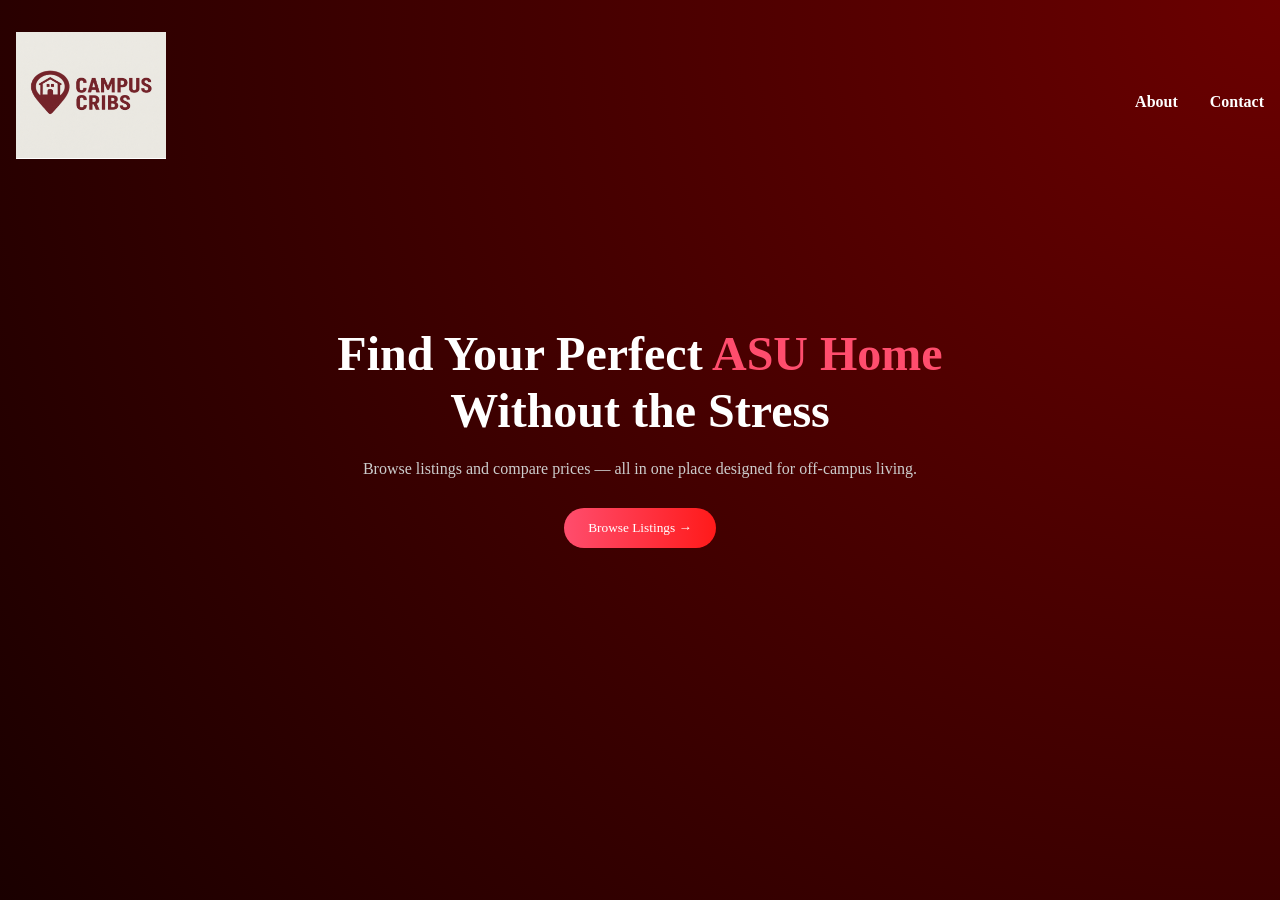
<file: index.html>
<!DOCTYPE html>
<html lang="en">
<head>
    <meta charset="UTF-8">
    <meta name="viewport" content="width=device-width, initial-scale=1.0">
    <title>Campus Cribs</title>

    <!-- Link CSS -->
    <link rel="stylesheet" href="style.css">
</head>
<body>

    <!-- NAVBAR -->
    <header>
        <nav class="navbar">
            <div class="logo">
                <img src="Assets/campuscribslogo.png" alt="Campus Cribs Logo">
            </div>
            <ul class= "nav-links">
                <li><a href="Pages/about.html">About</a></li>
                <li><a href="Pages/contact.html">Contact</a></li>
            </ul>
        </nav>
    </header>

    <!-- HERO SECTION -->
    <section class="hero">

        <h1>
            Find Your Perfect <span class="highlight">ASU Home</span>
            <br />
            Without the Stress
        </h1>

        <p>
            Browse listings and compare prices —
            all in one place designed for off-campus living.
        </p>

        <button class="cta" onclick="location.href='Pages/browse.html'">Browse Listings →</button>

       
    </section>


    <!-- Link JS -->
    <script src="script.js"></script>
</body>
</html>
</file>
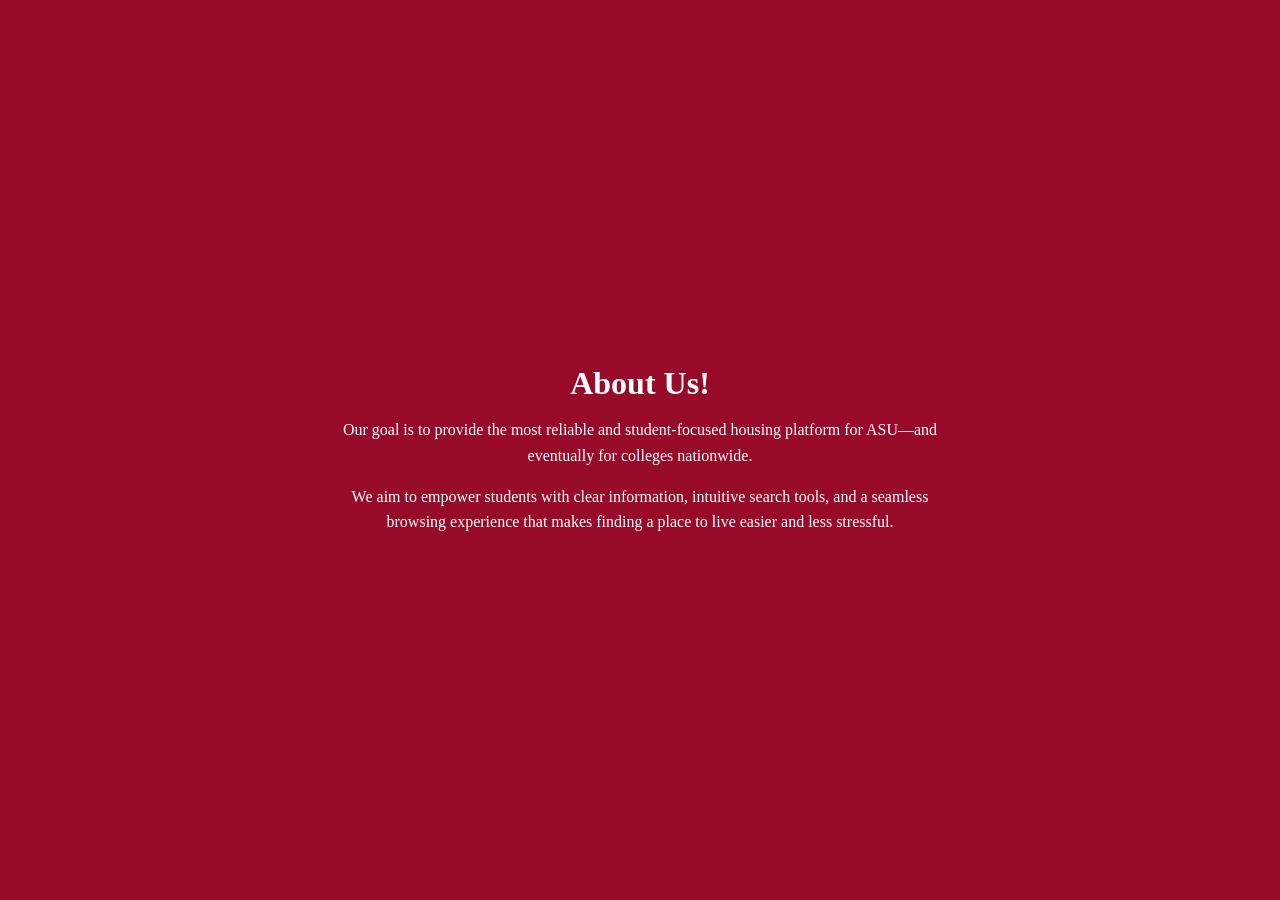
<file: Pages/about.html>
<!DOCTYPE html>
<html lang="en">
<head>
    <title>About</title>
    <link rel="stylesheet" href="../style.css">
</head>
<body>

<div class="about-wrapper">
    <div class="about-container">
        <h1>About Us!</h1>

        <p>
            Our goal is to provide the most reliable and student-focused housing platform for ASU—and eventually for colleges nationwide.
        </p>

        <p>
            We aim to empower students with clear information, intuitive search tools, and a seamless browsing experience that makes finding a place to live easier and less stressful.
        </p>
    </div>
</div>


</body>
</html>
</file>
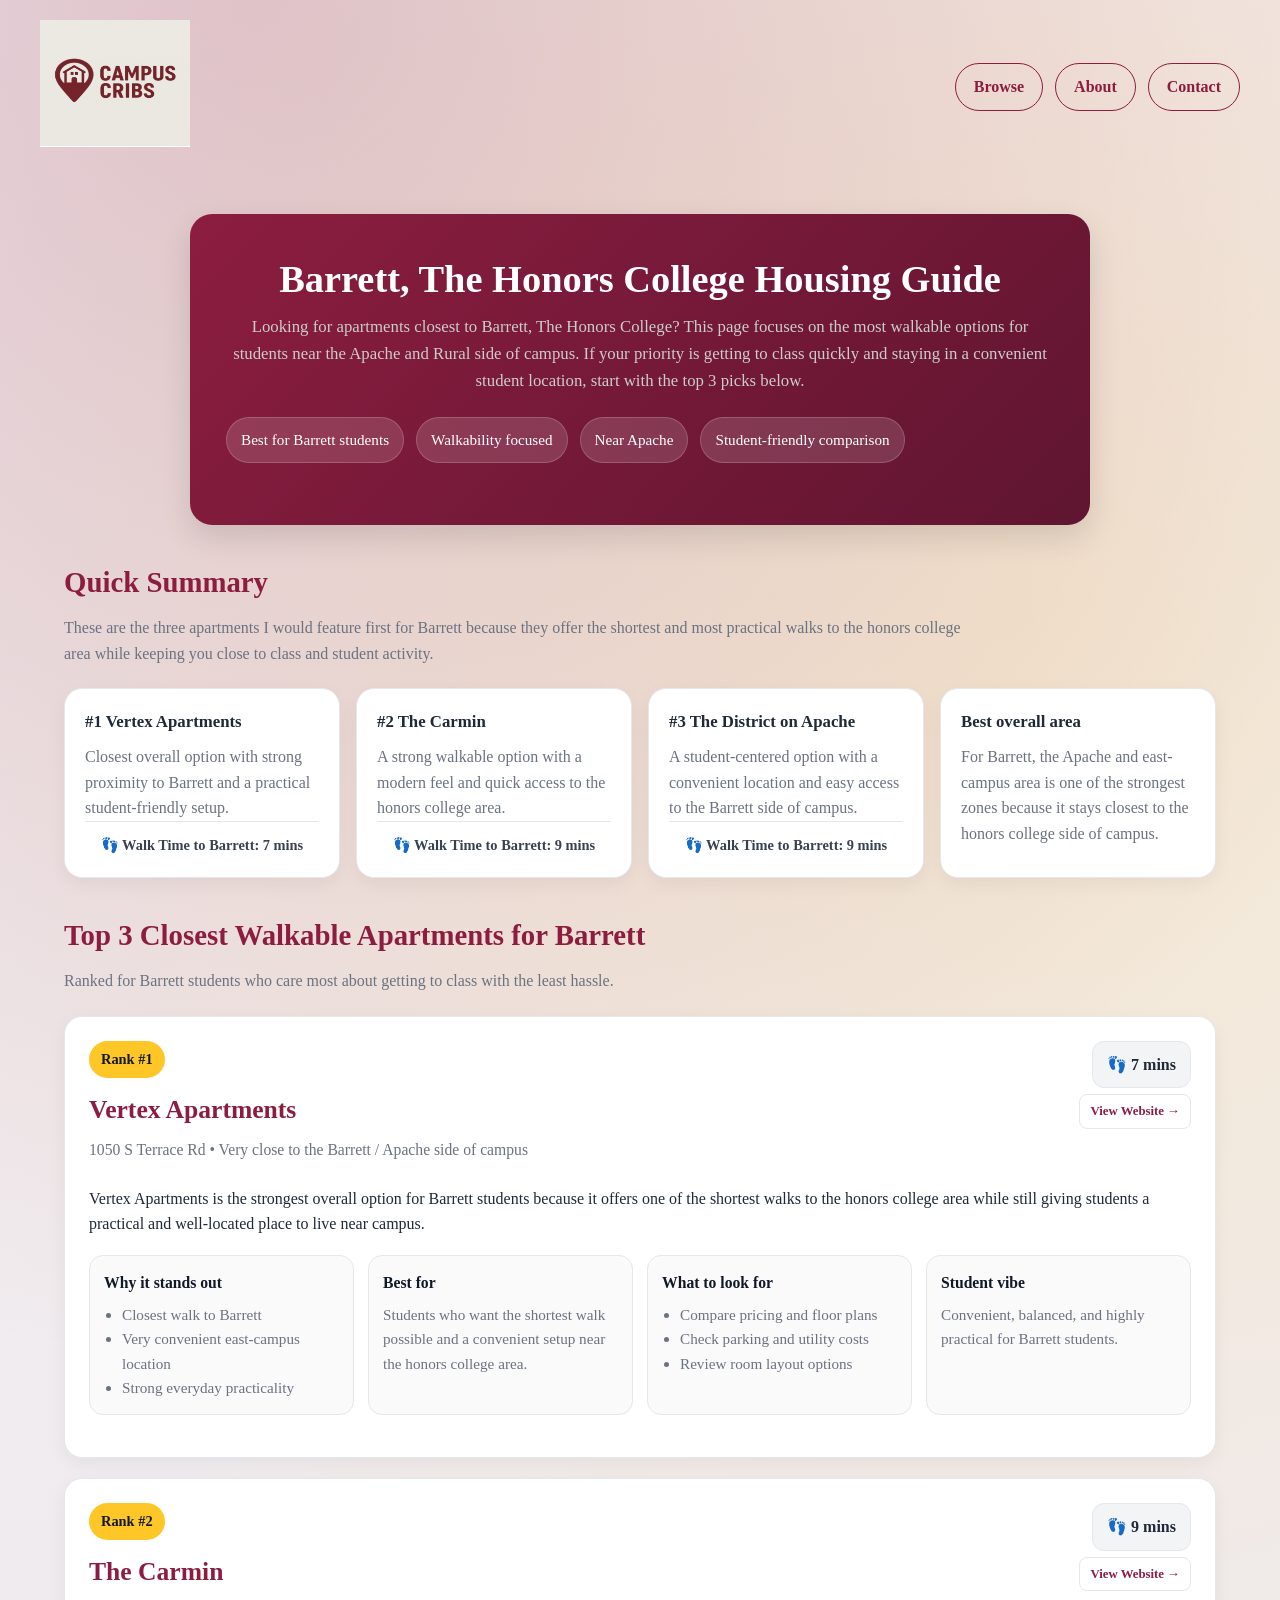
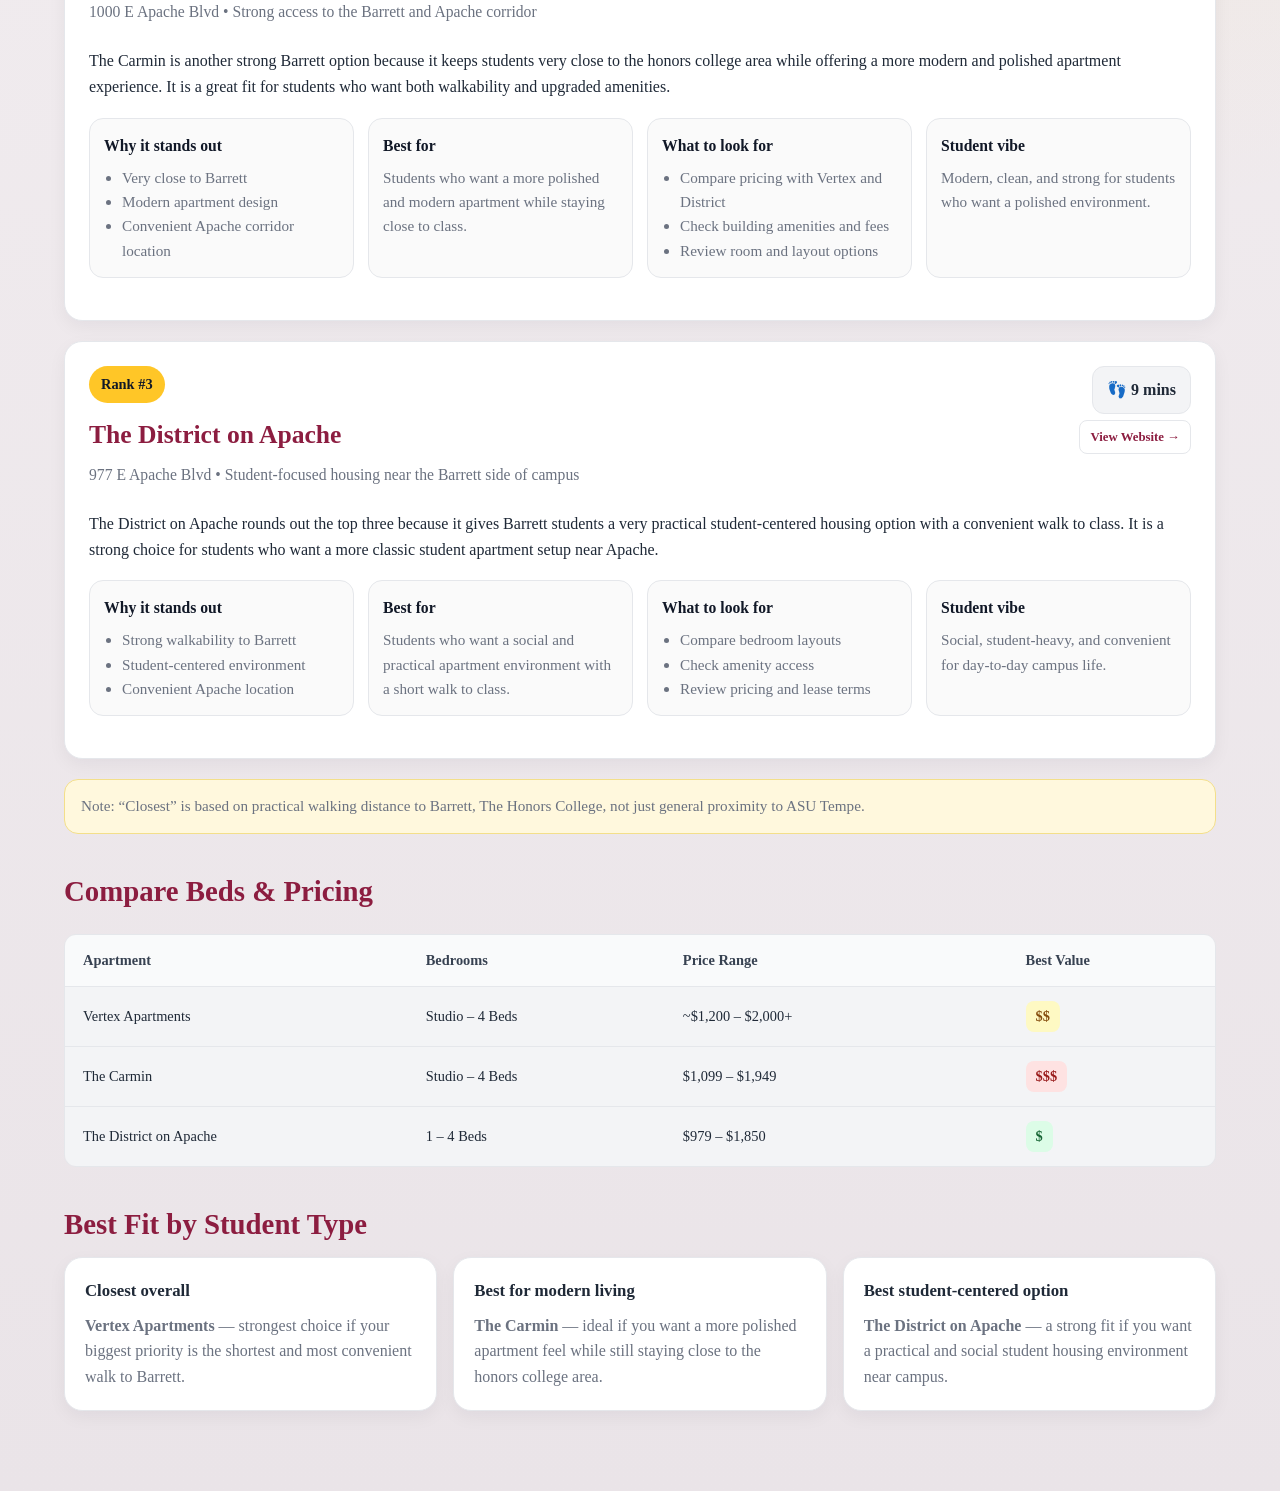
<file: Pages/barrett.html>
<!DOCTYPE html>
<html lang="en">
<head>
  <meta charset="UTF-8" />
  <meta name="viewport" content="width=device-width, initial-scale=1.0" />
  <title>Barrett, The Honors College Housing</title>
  <link rel="stylesheet" href="../style.css" />
  <link rel="stylesheet" href="../school.css" />
</head>
<body>
  <!-- NAVBAR -->
  <header class="topbar">
    <a href="../index.html">
      <img src="../Assets/campuscribslogo.png" alt="Campus Cribs Logo" class="logo">
    </a>

    <div class="toplinks">
      <a href="browse.html" class="browse-btn">Browse</a>
      <a href="about.html">About</a>
      <a href="contact.html">Contact</a>
    </div>
  </header>

  <!-- PAGE CONTENT -->
  <main class="wpc-page">
    <section class="hero">
      <h1>Barrett, The Honors College Housing Guide</h1>
      <p>
        Looking for apartments closest to Barrett, The Honors College? This page focuses on the most
        walkable options for students near the Apache and Rural side of campus. If your priority is getting
        to class quickly and staying in a convenient student location, start with the top 3 picks below.
      </p>

      <div class="hero-badges">
        <span class="badge">Best for Barrett students</span>
        <span class="badge">Walkability focused</span>
        <span class="badge">Near Apache</span>
        <span class="badge">Student-friendly comparison</span>
      </div>
    </section>

    <section class="section">
      <h2>Quick Summary</h2>
      <p class="section-intro">
        These are the three apartments I would feature first for Barrett because they offer the shortest and
        most practical walks to the honors college area while keeping you close to class and student activity.
      </p>

      <div class="summary-grid">
        <div class="summary-card">
          <h3>#1 Vertex Apartments</h3>
          <p>Closest overall option with strong proximity to Barrett and a practical student-friendly setup.</p>
          <div class="walk-time">
            👣 Walk Time to Barrett: 7 mins
          </div>
        </div>

        <div class="summary-card">
          <h3>#2 The Carmin</h3>
          <p>A strong walkable option with a modern feel and quick access to the honors college area.</p>
          <div class="walk-time">
            👣 Walk Time to Barrett: 9 mins
          </div>
        </div>

        <div class="summary-card">
          <h3>#3 The District on Apache</h3>
          <p>A student-centered option with a convenient location and easy access to the Barrett side of campus.</p>
          <div class="walk-time">
            👣 Walk Time to Barrett: 9 mins
          </div>
        </div>

        <div class="summary-card">
          <h3>Best overall area</h3>
          <p>For Barrett, the Apache and east-campus area is one of the strongest zones because it stays closest to the honors college side of campus.</p>
        </div>
      </div>
    </section>

    <section class="section">
      <h2>Top 3 Closest Walkable Apartments for Barrett</h2>
      <p class="section-intro">
        Ranked for Barrett students who care most about getting to class with the least hassle.
      </p>

      <div class="apartment-list">
        <article class="apartment-card">
          <div class="apartment-top">
            <div>
              <span class="rank">Rank #1</span>
              <h3>Vertex Apartments</h3>
              <p class="location">1050 S Terrace Rd • Very close to the Barrett / Apache side of campus</p>
            </div>
            <div class="header-right">
              <span class="walk-tag">👣 7 mins</span>

              <a href="https://vertexapartments.com/" target="_blank" class="visit-btn">
                View Website →
              </a>
            </div>
          </div>

          <p>
            Vertex Apartments is the strongest overall option for Barrett students because it offers one of
            the shortest walks to the honors college area while still giving students a practical and well-located
            place to live near campus.
          </p>

          <div class="apartment-grid">
            <div class="mini-box">
              <h4>Why it stands out</h4>
              <ul>
                <li>Closest walk to Barrett</li>
                <li>Very convenient east-campus location</li>
                <li>Strong everyday practicality</li>
              </ul>
            </div>

            <div class="mini-box">
              <h4>Best for</h4>
              <p>
                Students who want the shortest walk possible and a convenient setup near the honors college area.
              </p>
            </div>

            <div class="mini-box">
              <h4>What to look for</h4>
              <ul>
                <li>Compare pricing and floor plans</li>
                <li>Check parking and utility costs</li>
                <li>Review room layout options</li>
              </ul>
            </div>

            <div class="mini-box">
              <h4>Student vibe</h4>
              <p>
                Convenient, balanced, and highly practical for Barrett students.
              </p>
            </div>
          </div>
        </article>

        <article class="apartment-card">
          <div class="apartment-top">
            <div>
              <span class="rank">Rank #2</span>
              <h3>The Carmin</h3>
              <p class="location">1000 E Apache Blvd • Strong access to the Barrett and Apache corridor</p>
            </div>
            <div class="header-right">
              <span class="walk-tag">👣 9 mins</span>

              <a href="https://thecarmin.com/" target="_blank" class="visit-btn">
                View Website →
              </a>
            </div>
          </div>

          <p>
            The Carmin is another strong Barrett option because it keeps students very close to the honors college
            area while offering a more modern and polished apartment experience. It is a great fit for students
            who want both walkability and upgraded amenities.
          </p>

          <div class="apartment-grid">
            <div class="mini-box">
              <h4>Why it stands out</h4>
              <ul>
                <li>Very close to Barrett</li>
                <li>Modern apartment design</li>
                <li>Convenient Apache corridor location</li>
              </ul>
            </div>

            <div class="mini-box">
              <h4>Best for</h4>
              <p>
                Students who want a more polished and modern apartment while staying close to class.
              </p>
            </div>

            <div class="mini-box">
              <h4>What to look for</h4>
              <ul>
                <li>Compare pricing with Vertex and District</li>
                <li>Check building amenities and fees</li>
                <li>Review room and layout options</li>
              </ul>
            </div>

            <div class="mini-box">
              <h4>Student vibe</h4>
              <p>
                Modern, clean, and strong for students who want a polished environment.
              </p>
            </div>
          </div>
        </article>

        <article class="apartment-card">
          <div class="apartment-top">
            <div>
              <span class="rank">Rank #3</span>
              <h3>The District on Apache</h3>
              <p class="location">977 E Apache Blvd • Student-focused housing near the Barrett side of campus</p>
            </div>
            <div class="header-right">
              <span class="walk-tag">👣 9 mins</span>

              <a href="https://www.thedistrictonapache.com/" target="_blank" class="visit-btn">
                View Website →
              </a>
            </div>
          </div>

          <p>
            The District on Apache rounds out the top three because it gives Barrett students a very practical
            student-centered housing option with a convenient walk to class. It is a strong choice for students
            who want a more classic student apartment setup near Apache.
          </p>

          <div class="apartment-grid">
            <div class="mini-box">
              <h4>Why it stands out</h4>
              <ul>
                <li>Strong walkability to Barrett</li>
                <li>Student-centered environment</li>
                <li>Convenient Apache location</li>
              </ul>
            </div>

            <div class="mini-box">
              <h4>Best for</h4>
              <p>
                Students who want a social and practical apartment environment with a short walk to class.
              </p>
            </div>

            <div class="mini-box">
              <h4>What to look for</h4>
              <ul>
                <li>Compare bedroom layouts</li>
                <li>Check amenity access</li>
                <li>Review pricing and lease terms</li>
              </ul>
            </div>

            <div class="mini-box">
              <h4>Student vibe</h4>
              <p>
                Social, student-heavy, and convenient for day-to-day campus life.
              </p>
            </div>
          </div>
        </article>
      </div>

      <div class="note">
        Note: “Closest” is based on practical walking distance to Barrett, The Honors College,
        not just general proximity to ASU Tempe.
      </div>
    </section>

    <section class="section">
      <h2>Compare Beds & Pricing</h2>

      <div class="comparison-table">
        <div class="table-header">
          <div>Apartment</div>
          <div>Bedrooms</div>
          <div>Price Range</div>
          <div>Best Value</div>
        </div>

    <div class="table-row">
        <div>Vertex Apartments</div>
        <div>Studio – 4 Beds</div>
        <div>~$1,200 – $2,000+</div>
        <div class="tag mid">$$</div>
    </div>

    <div class="table-row">
        <div>The Carmin</div>
        <div>Studio – 4 Beds</div>
        <div>$1,099 – $1,949</div>
        <div class="tag high">$$$</div>
    </div>

    <div class="table-row">
        <div>The District on Apache</div>
        <div>1 – 4 Beds</div>
        <div>$979 – $1,850</div>
        <div class="tag best">$</div>
    </div>
      </div>
    </section>

    <section class="section">
      <h2>Best Fit by Student Type</h2>
      <div class="compare-grid">
        <div class="compare-card">
          <h3>Closest overall</h3>
          <p><strong>Vertex Apartments</strong> — strongest choice if your biggest priority is the shortest and most convenient walk to Barrett.</p>
        </div>

        <div class="compare-card">
          <h3>Best for modern living</h3>
          <p><strong>The Carmin</strong> — ideal if you want a more polished apartment feel while still staying close to the honors college area.</p>
        </div>

        <div class="compare-card">
          <h3>Best student-centered option</h3>
          <p><strong>The District on Apache</strong> — a strong fit if you want a practical and social student housing environment near campus.</p>
        </div>
      </div>
    </section>
  </main>
</body>
</html>
</file>
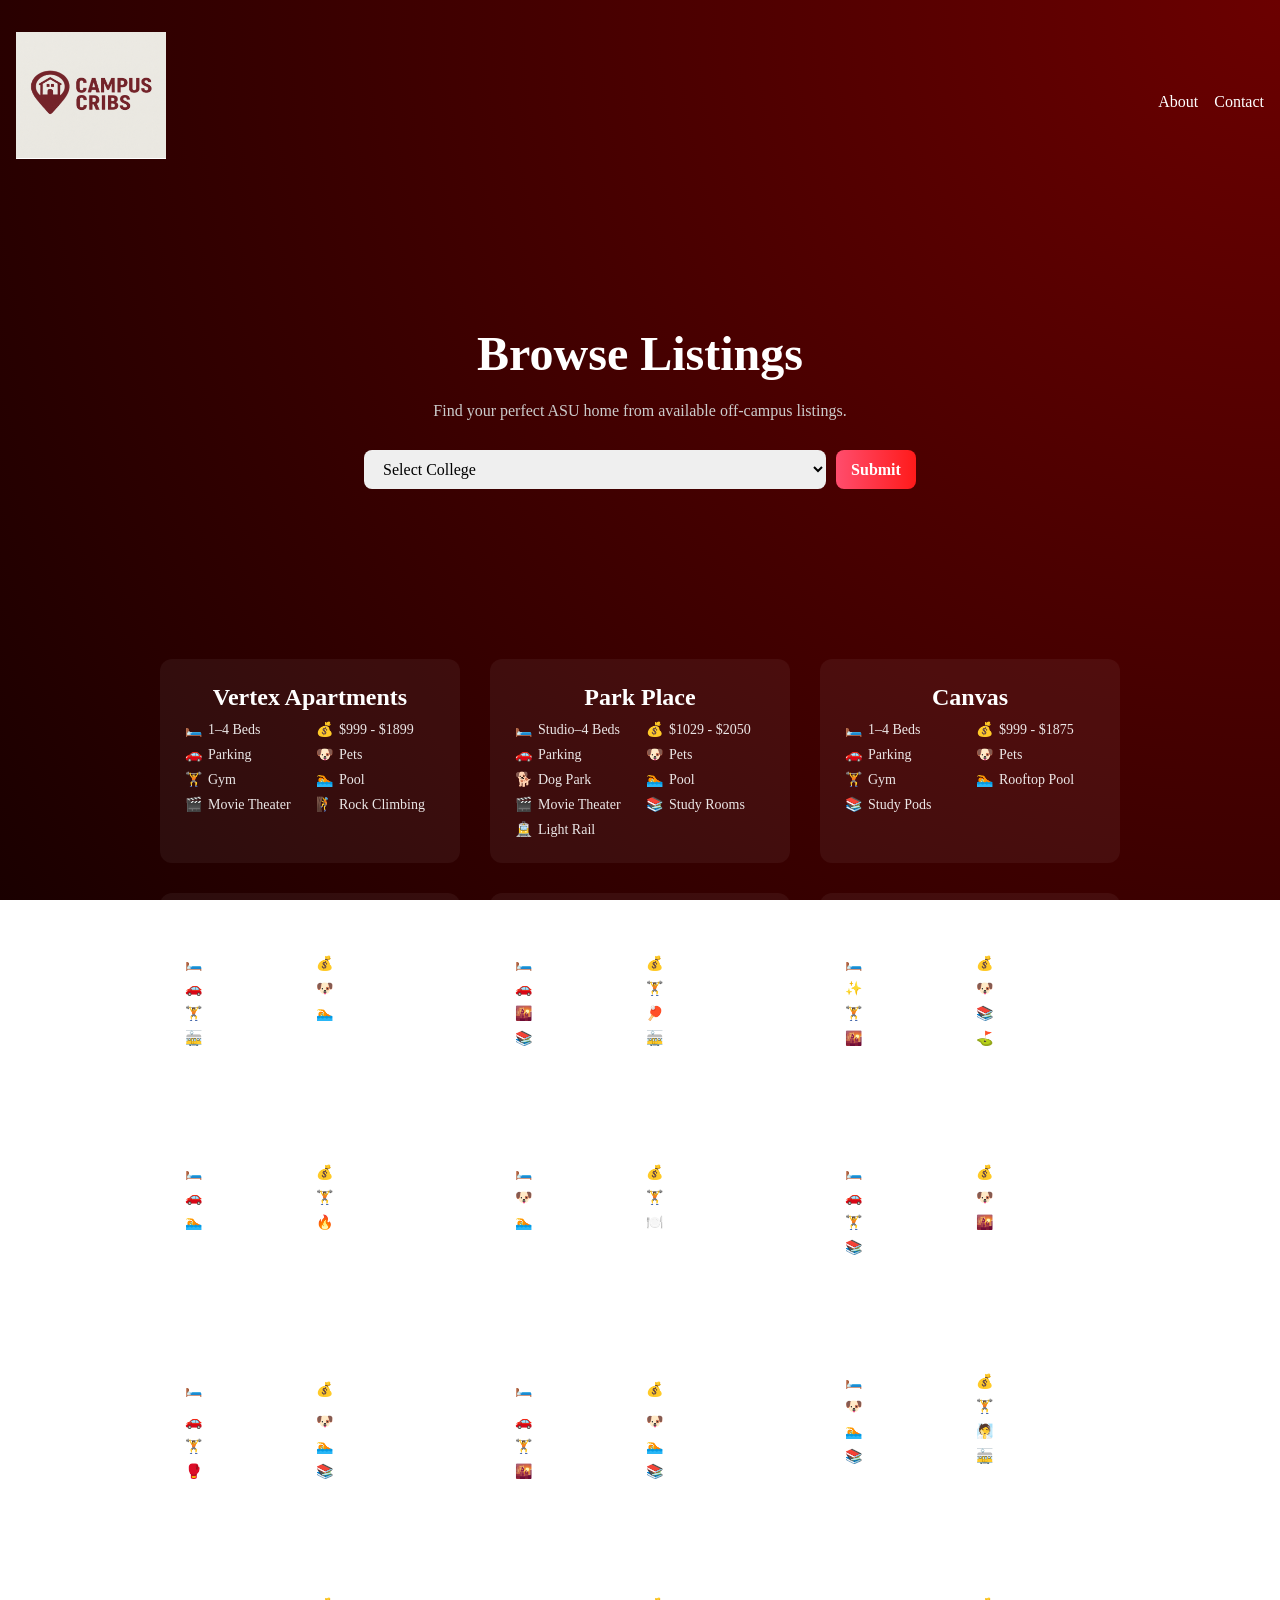
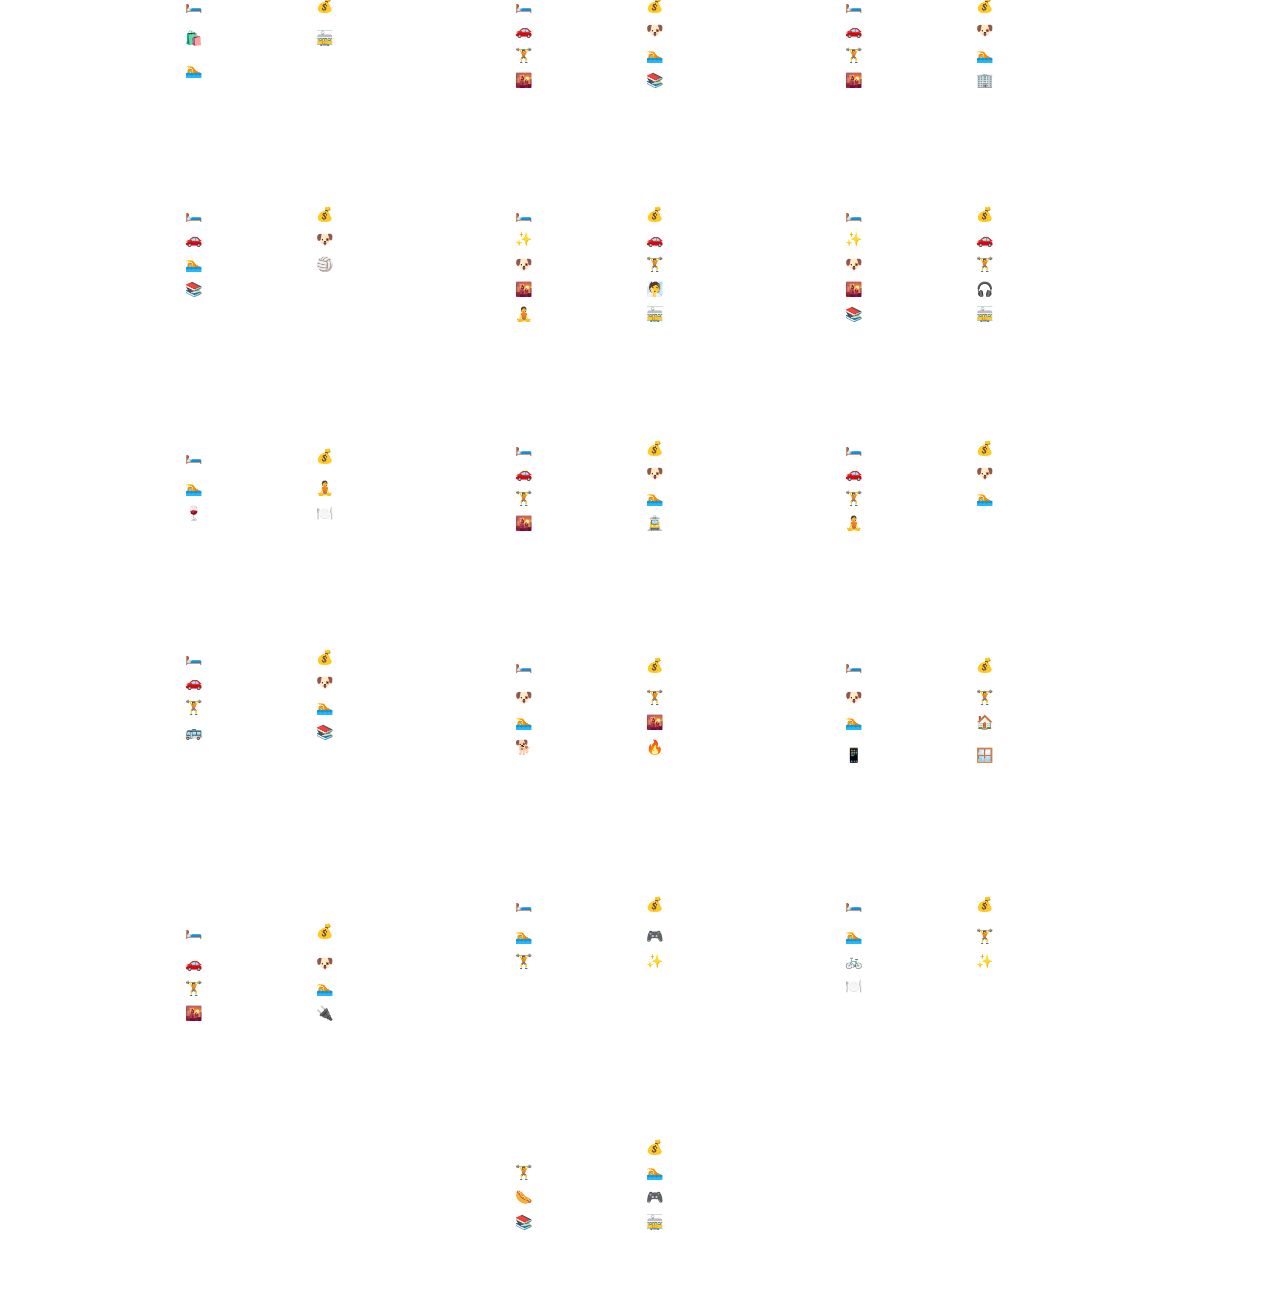
<file: Pages/browse.html>
<!DOCTYPE html>
<html lang="en">
<head>
    <meta charset="UTF-8">
    <meta name="viewport" content="width=device-width, initial-scale=1.0">
    <title>Browse Listings - Campus Cribs</title>
    <link rel="stylesheet" href="../style.css">
</head>
<body class="browse-page">

    <!-- NAVBAR -->
    <header>
        <nav class="navbar">
        <div class="logo">
        <a href="../index.html">
            <img src="../Assets/campuscribslogo.png" alt="Campus Cribs Logo">
        </a>
        </div>
            <ul>
                <li><a href="about.html">About</a></li>
                <li><a href="contact.html">Contact</a></li>
            </ul>
        </nav>
    </header>

    <!-- HERO SECTION -->
    <section class="hero">
        <h1>Browse Listings</h1>
        <p>Find your perfect ASU home from available off-campus listings.</p>

        <!-- FILTER DROPDOWN -->
    <div class="filter-container">
        <select id="filter">
           <option value="">Select College</option>
        <option value="wpc">W. P. Carey School of Business</option>
        <option value="fulton">Ira A. Fulton Schools of Engineering</option>
        <option value="herberger">Herberger Institute for Design and the Arts</option>
        <option value="clas">The College of Liberal Arts and Sciences</option>
        <option value="maryloueducation">Mary Lou Fulton College for Teaching and Learning Innovation</option>
        <option value="cisa">College of Integrative Sciences and Arts</option>
        <option value="globalfutures">Rob Walton College of Global Futures</option>
        <option value="barrett">Barrett, The Honors College</option>
        </select>

        <button onclick="applyFilter()">Submit</button>
    </div>
    </section>


<script>
function applyFilter() {
    const value = document.getElementById("filter").value;
    if (!value) {
        alert("Please select a college");
        return;
    }
    window.location.href = value + ".html";
}
</script>

    <!-- LISTING BOXES -->

<section class="listing-boxes">
    
<a href="https://www.vertexapts.com/?utm_source=GoogleMyBusiness&utm_medium=organic&utm_campaign=GMB" target="_blank" class="box">
    
    <h2>Vertex Apartments</h2>

    <div class="listing-info">
        <div class="info-item">🛏️ <span id="vertexBeds">1–4 Beds</span></div>
        <div class="info-item">💰 <span id="vertexPrice">$999 - $1899</span></div>
        <div class="info-item">🚗 <span>Parking</span></div>
        <div class="info-item">🐶 <span>Pets</span></div>
        <div class="info-item">🏋️ <span>Gym</span></div>
        <div class="info-item">🏊 <span>Pool</span></div>
        <div class="info-item">🎬 <span>Movie Theater</span></div>
        <div class="info-item">🧗 <span>Rock Climbing</span></div>
    </div>

</a>

<a href="https://parkplacetempe.com/" target="_blank" class="box">
    <h2>Park Place</h2>
    <div class="listing-info">
        <div class="info-item">🛏️ <span id="parkPlaceBeds">Studio–4 Beds</span></div>
        <div class="info-item">💰 <span id="parkPlacePrice">$1029 - $2050</span></div>
        <div class="info-item">🚗 <span>Parking</span></div>
        <div class="info-item">🐶 <span>Pets</span></div>
        <div class="info-item">🐕 <span>Dog Park</span></div>
        <div class="info-item">🏊 <span>Pool</span></div>
        <div class="info-item">🎬 <span>Movie Theater</span></div>
        <div class="info-item">📚 <span>Study Rooms</span></div>
        <div class="info-item">🚊 <span>Light Rail</span></div>
    </div>
</a>

<a href="https://canvastempe.com/" target="_blank" class="box">
    <h2>Canvas</h2>
    <div class="listing-info">
        <div class="info-item">🛏️ <span id="canvasBeds">1–4 Beds</span></div>
        <div class="info-item">💰 <span id="canvasPrice">$999 - $1875</span></div>
        <div class="info-item">🚗 <span>Parking</span></div>
        <div class="info-item">🐶 <span>Pets</span></div>
        <div class="info-item">🏋️ <span>Gym</span></div>
        <div class="info-item">🏊 <span>Rooftop Pool</span></div>
        <div class="info-item">📚 <span>Study Pods</span></div>
    </div>
</a>

<a href="https://apollotempe.com/" target="_blank" class="box">
    <h2>Apollo</h2>
    <div class="listing-info">
        <div class="info-item">🛏️ <span id="apolloBeds">1–4 Beds</span></div>
        <div class="info-item">💰 <span id="apolloPrice">Starting at $949</span></div>
        <div class="info-item">🚗 <span>Parking</span></div>
        <div class="info-item">🐶 <span>Pets</span></div>
        <div class="info-item">🏋️ <span>Gym</span></div>
        <div class="info-item">🏊 <span>Rooftop Pool</span></div>
        <div class="info-item">🚋 <span>Streetcar</span></div>
    </div>
</a>

<a href="https://www.livecarmin.com/" target="_blank" class="box">
    <h2>Carmin</h2>
    <div class="listing-info">
        <div class="info-item">🛏️ <span id="carminBeds">Studio–4 Beds</span></div>
        <div class="info-item">💰 <span id="carminPrice">$799 - $1549</span></div>
        <div class="info-item">🚗 <span>Parking</span></div>
        <div class="info-item">🏋️ <span>Gym</span></div>
        <div class="info-item">🌇 <span>Rooftop Pool</span></div>
        <div class="info-item">🏓 <span>Pickleball Court</span></div>
        <div class="info-item">📚 <span>24/7 Study Area</span></div>
        <div class="info-item">🚋 <span>Streetcar</span></div>
    </div>
</a>

<a href="https://vervetempe.com/" target="_blank" class="box">
    <h2>VERVE Tempe</h2>
    <div class="listing-info">
        <div class="info-item">🛏️ <span id="verveBeds">Studio–4 Beds</span></div>
        <div class="info-item">💰 <span id="vervePrice">Starting at $1166</span></div>
        <div class="info-item">✨ <span>New Build</span></div>
        <div class="info-item">🐶 <span>Pets</span></div>
        <div class="info-item">🏋️ <span>Gym</span></div>
        <div class="info-item">📚 <span>Study Rooms</span></div>
        <div class="info-item">🌇 <span>Rooftop Pool</span></div>
        <div class="info-item">⛳ <span>Golf Simulator</span></div>
    </div>
</a>

<a href="https://emersonapartmentstempe.com/" target="_blank" class="box">
    <h2>Emerson Mill Avenue</h2>
    <div class="listing-info">
        <div class="info-item">🛏️ <span id="emersonBeds">Studio–2 Beds</span></div>
        <div class="info-item">💰 <span id="emersonPrice">Check site</span></div>
        <div class="info-item">🚗 <span>Parking</span></div>
        <div class="info-item">🏋️ <span>Gym</span></div>
        <div class="info-item">🏊 <span>Pool</span></div>
        <div class="info-item">🔥 <span>Grill Area</span></div>
    </div>
</a>

<a href="https://uniontempe.com/" target="_blank" class="box">
    <h2>Union Tempe</h2>
    <div class="listing-info">
        <div class="info-item">🛏️ <span id="unionBeds">Studio–5 Beds</span></div>
        <div class="info-item">💰 <span id="unionPrice">$1106 - $1656</span></div>
        <div class="info-item">🐶 <span>Pets</span></div>
        <div class="info-item">🏋️ <span>Gym</span></div>
        <div class="info-item">🏊 <span>Pool</span></div>
        <div class="info-item">🍽️ <span>Restaurants</span></div>
    </div>
</a>

<a href="https://atmospheretempe.com/" target="_blank" class="box">
    <h2>Atmosphere</h2>
    <div class="listing-info">
        <div class="info-item">🛏️ <span id="atmosphereBeds">1–4 Beds</span></div>
        <div class="info-item">💰 <span id="atmospherePrice">$979 - $1725</span></div>
        <div class="info-item">🚗 <span>Parking</span></div>
        <div class="info-item">🐶 <span>Pets</span></div>
        <div class="info-item">🏋️ <span>Gym</span></div>
        <div class="info-item">🌇 <span>Rooftop Pool</span></div>
        <div class="info-item">📚 <span>Study Lounge</span></div>
    </div>
</a>

<a href="https://nine20tempe.com/" target="_blank" class="box">
    <h2>Nine20 Tempe</h2>
    <div class="listing-info">
        <div class="info-item">🛏️ <span id="nine20Beds">Studio, 1, 2 & 4 Beds</span></div>
        <div class="info-item">💰 <span id="nine20Price">$999 - $1975</span></div>
        <div class="info-item">🚗 <span>Parking</span></div>
        <div class="info-item">🐶 <span>Pets</span></div>
        <div class="info-item">🏋️ <span>Gym</span></div>
        <div class="info-item">🏊 <span>Pool</span></div>
        <div class="info-item">🥊 <span>Boxing Room</span></div>
        <div class="info-item">📚 <span>Study Rooms</span></div>
    </div>
</a>

<a href="https://olivtempe.com/" target="_blank" class="box">
    <h2>oLiv Tempe</h2>
    <div class="listing-info">
        <div class="info-item">🛏️ <span id="olivBeds">Studio–3 Beds</span></div>
        <div class="info-item">💰 <span id="olivPrice">Starting at $1699</span></div>
        <div class="info-item">🚗 <span>Parking</span></div>
        <div class="info-item">🐶 <span>Pets</span></div>
        <div class="info-item">🏋️ <span>Gym</span></div>
        <div class="info-item">🏊 <span>Pool</span></div>
        <div class="info-item">🌇 <span>Rooftop Pool</span></div>
        <div class="info-item">📚 <span>Study Lounge</span></div>
    </div>
</a>

<a href="https://districtonapache.com/" target="_blank" class="box">
    <h2>The District on Apache</h2>
    <div class="listing-info">
        <div class="info-item">🛏️ <span id="districtBeds">1–4 Beds</span></div>
        <div class="info-item">💰 <span id="districtPrice">$949 - $1789</span></div>
        <div class="info-item">🐶 <span>Pets</span></div>
        <div class="info-item">🏋️ <span>Gym</span></div>
        <div class="info-item">🏊 <span>Pool</span></div>
        <div class="info-item">🧖 <span>Sauna</span></div>
        <div class="info-item">📚 <span>Study Lounges</span></div>
        <div class="info-item">🚋 <span>Streetcar</span></div>
    </div>
</a>

<a href="https://thelocaltempe.com/" target="_blank" class="box">
    <h2>The Local Apartments</h2>
    <div class="listing-info">
        <div class="info-item">🛏️ <span id="localBeds">1–3 Beds</span></div>
        <div class="info-item">💰 <span id="localPrice">$1100 - $1800</span></div>
        <div class="info-item">🛍️ <span>Retail Below (Whole Foods)</span></div>
        <div class="info-item">🚋 <span>Streetcar</span></div>
        <div class="info-item">🏊 <span>Pool</span></div>
    </div>
</a>

<a href="https://liveuniversityhouse.com/" target="_blank" class="box">
    <h2>University House</h2>
    <div class="listing-info">
        <div class="info-item">🛏️ <span id="uhBeds">Studio–5 Beds</span></div>
        <div class="info-item">💰 <span id="uhPrice">$1100 - $1900</span></div>
        <div class="info-item">🚗 <span>Parking</span></div>
        <div class="info-item">🐶 <span>Pets</span></div>
        <div class="info-item">🏋️ <span>Gym</span></div>
        <div class="info-item">🏊 <span>Pool</span></div>
        <div class="info-item">🌇 <span>Rooftop Pool</span></div>
        <div class="info-item">📚 <span>Study Lounge</span></div>
    </div>
</a>

<a href="https://www.west6thtempe.com/" target="_blank" class="box">
    <h2>West 6th</h2>
    <div class="listing-info">
        <div class="info-item">🛏️ <span id="west6Beds">Studio–3 Beds</span></div>
        <div class="info-item">💰 <span id="west6Price">$1400 - $2600</span></div>
        <div class="info-item">🚗 <span>Parking</span></div>
        <div class="info-item">🐶 <span>Pets</span></div>
        <div class="info-item">🏋️ <span>Gym</span></div>
        <div class="info-item">🏊 <span>Pool</span></div>
        <div class="info-item">🌇 <span>High-Rise Views</span></div>
        <div class="info-item">🏢 <span>Luxury Tower</span></div>
    </div>
</a>

<a href="https://www.paseoonuniversity.com/" target="_blank" class="box">
    <h2>Paseo on University</h2>
    <div class="listing-info">
        <div class="info-item">🛏️ <span id="paseoBeds">1–4 Beds</span></div>
        <div class="info-item">💰 <span id="paseoPrice">$900 - $1600</span></div>
        <div class="info-item">🚗 <span>Parking</span></div>
        <div class="info-item">🐶 <span>Pets</span></div>
        <div class="info-item">🏊 <span>Pool</span></div>
        <div class="info-item">🏐 <span>Volleyball Court</span></div>
        <div class="info-item">📚 <span>Study Area</span></div>
    </div>
</a>

<a href="https://livemarshalltempe.com/" target="_blank" class="box">
    <h2>The Marshall Tempe</h2>
    <div class="listing-info">
        <div class="info-item">🛏️ <span id="marshallBeds">Studio–4 Beds</span></div>
        <div class="info-item">💰 <span id="marshallPrice">$1390 - $2000</span></div>
        <div class="info-item">✨ <span>New Build</span></div>
        <div class="info-item">🚗 <span>Parking</span></div>
        <div class="info-item">🐶 <span>Pets</span></div>
        <div class="info-item">🏋️ <span>Gym</span></div>
        <div class="info-item">🌇 <span>Rooftop Pool</span></div>
        <div class="info-item">🧖 <span>Sauna</span></div>
        <div class="info-item">🧘 <span>Yoga Room</span></div>
        <div class="info-item">🚋 <span>Streetcar</span></div>
    </div>
</a>

<a href="https://ramblertempe.com/" target="_blank" class="box">
    <h2>Rambler Tempe</h2>
    <div class="listing-info">
        <div class="info-item">🛏️ <span id="ramblerBeds">Studio–5 Beds</span></div>
        <div class="info-item">💰 <span id="ramblerPrice">Starting at $1100</span></div>
        <div class="info-item">✨ <span>New Build</span></div>
        <div class="info-item">🚗 <span>Parking</span></div>
        <div class="info-item">🐶 <span>Pets</span></div>
        <div class="info-item">🏋️ <span>Gym</span></div>
        <div class="info-item">🌇 <span>Rooftop Pool</span></div>
        <div class="info-item">🎧 <span>Podcast Studio</span></div>
        <div class="info-item">📚 <span>Study Rooms</span></div>
        <div class="info-item">🚋 <span>Streetcar</span></div>
    </div>
</a>

<a href="https://piedmontapartmentstempe.com/" target="_blank" class="box">
    <h2>The Piedmont</h2>
    <div class="listing-info">
        <div class="info-item">🛏️ <span id="piedmontBeds">Studio–3 Beds</span></div>
        <div class="info-item">💰 <span id="piedmontPrice">Starting at $1524</span></div>
        <div class="info-item">🏊 <span>Resort Pool</span></div>
        <div class="info-item">🧘 <span>Meditation Deck</span></div>
        <div class="info-item">🍷 <span>Wine Room</span></div>
        <div class="info-item">🍽️ <span>Novus Place</span></div>
    </div>
</a>

<a href="https://www.mark-taylor.com/apartments/az/tempe/nexa/?glid=Cj0KCQjwj47OBhCmARIsAF5wUEHxesk-2O8Nspw8o3hWFCH1XMSq7tDB8i6n7sLP1b0nOV4M7YbHPwYaAuGWEALw_wcB&gad_source=1&gad_campaignid=23348557809&gbraid=0AAAAAqtQUkLysG_qJ0Ywr-it6_1bSsmoF&gclid=Cj0KCQjwj47OBhCmARIsAF5wUEHxesk-2O8Nspw8o3hWFCH1XMSq7tDB8i6n7sLP1b0nOV4M7YbHPwYaAuGWEALw_wcB" target="_blank" class="box">
    <h2>Nexa Apartments</h2>
    <div class="listing-info">
        <div class="info-item">🛏️ <span id="nexaBeds">Studio–3 Beds</span></div>
        <div class="info-item">💰 <span id="nexaPrice">$1400 - $2200</span></div>
        <div class="info-item">🚗 <span>Parking</span></div>
        <div class="info-item">🐶 <span>Pets</span></div>
        <div class="info-item">🏋️ <span>Gym</span></div>
        <div class="info-item">🏊 <span>Pool</span></div>
        <div class="info-item">🌇 <span>Sky Deck</span></div>
        <div class="info-item">🚊 <span>Light Rail</span></div>
    </div>
</a>

<a href="https://hudsononfarmer.com/" target="_blank" class="box">
    <h2>Hudson on Farmer</h2>
    <div class="listing-info">
        <div class="info-item">🛏️ <span id="hudsonBeds">Studio–2 Beds</span></div>
        <div class="info-item">💰 <span id="hudsonPrice">$1500 - $2200</span></div>
        <div class="info-item">🚗 <span>Covered Parking</span></div>
        <div class="info-item">🐶 <span>Pets</span></div>
        <div class="info-item">🏋️ <span>Gym</span></div>
        <div class="info-item">🏊 <span>Pool</span></div>
        <div class="info-item">🧘 <span>Yoga Studio</span></div>
    </div>
</a>

<a href="https://livesolasu.com/" target="_blank" class="box">
    <h2>SoL Apartments</h2>
    <div class="listing-info">
        <div class="info-item">🛏️ <span id="solBeds">Studio–4 Beds</span></div>
        <div class="info-item">💰 <span id="solPrice">Starting at $940</span></div>
        <div class="info-item">🚗 <span>Garage Parking</span></div>
        <div class="info-item">🐶 <span>Pets</span></div>
        <div class="info-item">🏋️ <span>24-Hour Gym</span></div>
        <div class="info-item">🏊 <span>Pool</span></div>
        <div class="info-item">🚌 <span>Trolley to ASU</span></div>
        <div class="info-item">📚 <span>Study Rooms</span></div>
    </div>
</a>

<a href="https://www.aurawatermarktempe.com/" target="_blank" class="box">
    <h2>Aura Watermark</h2>
    <div class="listing-info">
        <div class="info-item">🛏️ <span id="auraBeds">1–3 Beds</span></div>
        <div class="info-item">💰 <span id="auraPrice">Starting at $1600</span></div>
        <div class="info-item">🐶 <span>Pets</span></div>
        <div class="info-item">🏋️ <span>Gym</span></div>
        <div class="info-item">🏊 <span>Two Pools</span></div>
        <div class="info-item">🌇 <span>Rooftop Deck</span></div>
        <div class="info-item">🐕 <span>Dog Park</span></div>
        <div class="info-item">🔥 <span>Fire Pits</span></div>
    </div>
</a>

<a href="https://salt-tempe.com/" target="_blank" class="box">
    <h2>SALT Apartments</h2>
    <div class="listing-info">
        <div class="info-item">🛏️ <span id="saltBeds">Studio–3 Beds</span></div>
        <div class="info-item">💰 <span id="saltPrice">Starting at $1300</span></div>
        <div class="info-item">🐶 <span>Pets</span></div>
        <div class="info-item">🏋️ <span>Gym</span></div>
        <div class="info-item">🏊 <span>Pool</span></div>
        <div class="info-item">🏠 <span>Loft Homes</span></div>
        <div class="info-item">📱 <span>Smart Home </span></div>
        <div class="info-item">🪟 <span>Floor-to-Ceiling Windows</span></div>
    </div>
</a>

<a href="https://www.skywaterapartments.com/" target="_blank" class="box">
    <h2>Skywater at Tempe Town Lake</h2>
    <div class="listing-info">
        <div class="info-item">🛏️ <span id="skywaterBeds">Studio–3 Beds</span></div>
        <div class="info-item">💰 <span id="skywaterPrice">Starting at $1400</span></div>
        <div class="info-item">🚗 <span>Parking Garage</span></div>
        <div class="info-item">🐶 <span>Pets</span></div>
        <div class="info-item">🏋️ <span>Gym</span></div>
        <div class="info-item">🏊 <span>Pool</span></div>
        <div class="info-item">🌇 <span>Rooftop Lounge</span></div>
        <div class="info-item">🔌 <span>EV Charging</span></div>
    </div>
</a>

<a href="https://liveatmira.com/" target="_blank" class="box">
    <h2>Mira Tempe</h2>
    <div class="listing-info">
        <div class="info-item">🛏️ <span id="miraBeds">Studio–3 Beds</span></div>
        <div class="info-item">💰 <span id="miraPrice">Starting at $1649</span></div>
        <div class="info-item">🏊 <span>Pool Courtyard</span></div>
        <div class="info-item">🎮 <span>Gaming Area</span></div>
        <div class="info-item">🏋️ <span>24-Hour Gym</span></div>
        <div class="info-item">✨ <span>New Build</span></div>
    </div>
</a>

<a href="https://verotempe.com/" target="_blank" class="box">
    <h2>Vero</h2>
    <div class="listing-info">
        <div class="info-item">🛏️ <span id="veroBeds">Studio–2 Beds</span></div>
        <div class="info-item">💰 <span id="veroPrice">Starting at $1442</span></div>
        <div class="info-item">🏊 <span>Pool</span></div>
        <div class="info-item">🏋️ <span>Fitness Center</span></div>
        <div class="info-item">🚲 <span>Bike Storage</span></div>
        <div class="info-item">✨ <span>New Build</span></div>
        <div class="info-item">🍽️ <span>Novus Place</span></div>
    </div>
</a>

<a href="https://yugo.com/en-us/global/united-states-of-america/tempe-az/yugo-tempe-villas-" target="_blank" class="box">
  <h2>Villas on Apache (Yugo)</h2>
  <div class="listing-info">
    <div class="info-item">🛏 <span>2–3 Beds</span></div>
    <div class="info-item">💰 <span>Starting at $489</span></div>
    <div class="info-item">🏋️ <span>Gym</span></div>
    <div class="info-item">🏊 <span>Pool</span></div>
    <div class="info-item">🌭 <span>BBQ</span></div>
    <div class="info-item">🎮 <span>Game Room</span></div>
    <div class="info-item">📚 <span>Study Room</span></div>
    <div class="info-item">🚋 <span>Streetcar</span></div>
  </div>
</a>









</section>

</body>
</html>
</file>
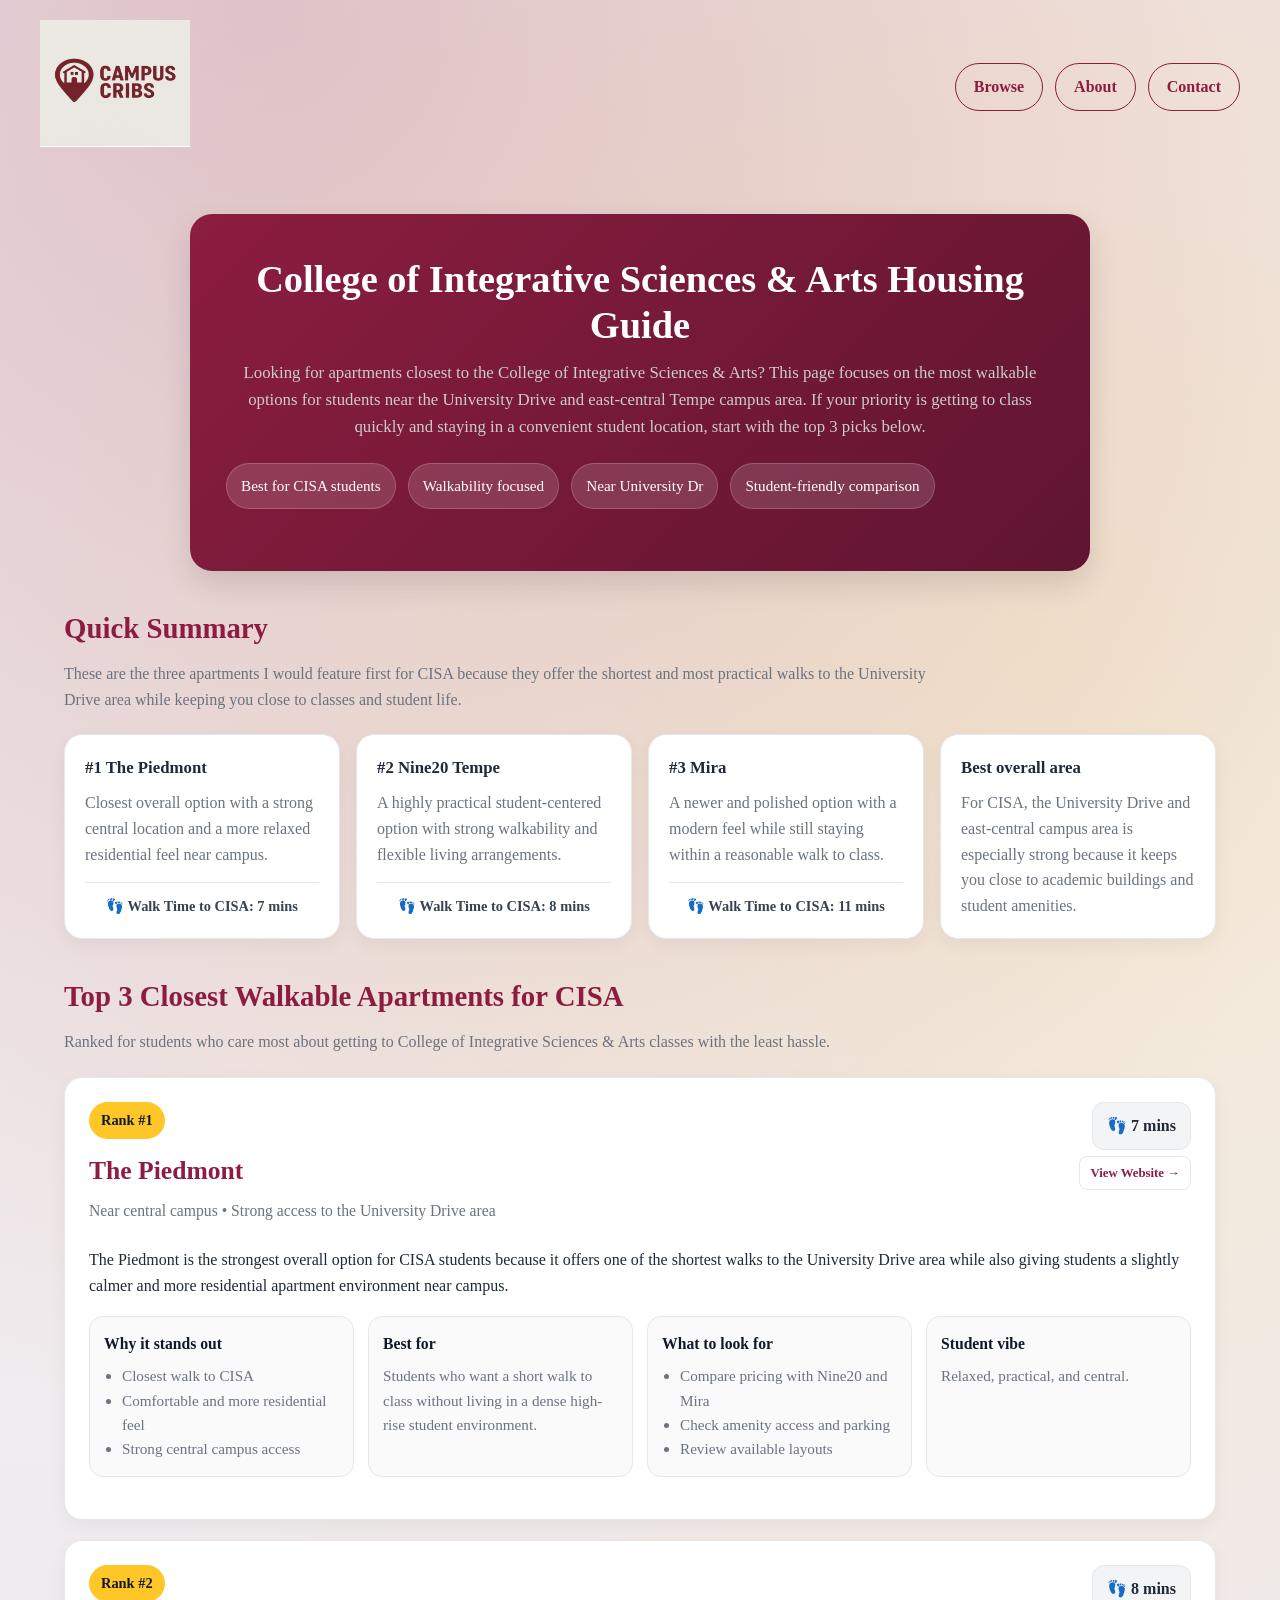
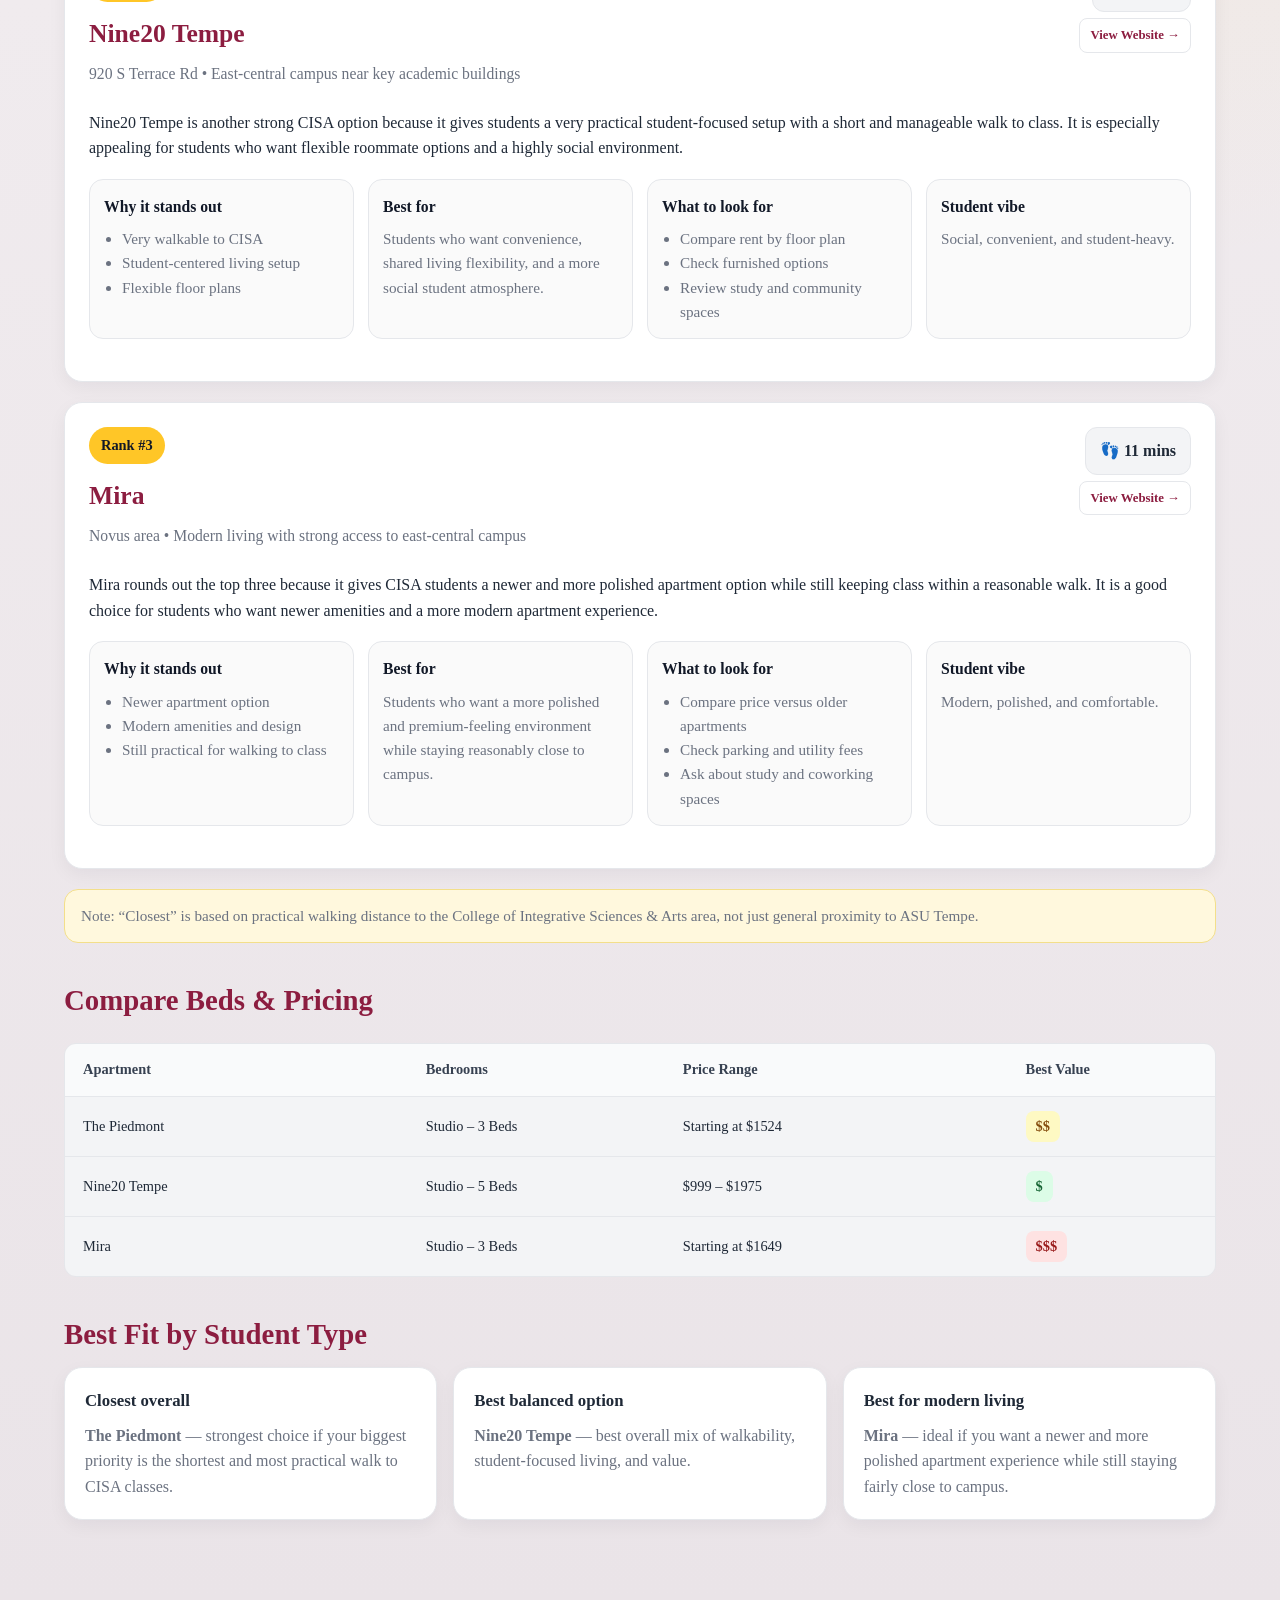
<file: Pages/cisa.html>
<!DOCTYPE html>
<html lang="en">
<head>
  <meta charset="UTF-8" />
  <meta name="viewport" content="width=device-width, initial-scale=1.0" />
  <title>College of Integrative Sciences & Arts Housing</title>
  <link rel="stylesheet" href="../style.css" />
  <link rel="stylesheet" href="../school.css" />
</head>
<body>
  <!-- NAVBAR -->
  <header class="topbar">
    <a href="../index.html">
      <img src="../Assets/campuscribslogo.png" alt="Campus Cribs Logo" class="logo">
    </a>

    <div class="toplinks">
      <a href="browse.html" class="browse-btn">Browse</a>
      <a href="about.html">About</a>
      <a href="contact.html">Contact</a>
    </div>
  </header>

  <!-- PAGE CONTENT -->
  <main class="wpc-page">
    <section class="hero">
      <h1>College of Integrative Sciences & Arts Housing Guide</h1>
      <p>
        Looking for apartments closest to the College of Integrative Sciences & Arts? This page focuses on the
        most walkable options for students near the University Drive and east-central Tempe campus area.
        If your priority is getting to class quickly and staying in a convenient student location, start with
        the top 3 picks below.
      </p>

      <div class="hero-badges">
        <span class="badge">Best for CISA students</span>
        <span class="badge">Walkability focused</span>
        <span class="badge">Near University Dr</span>
        <span class="badge">Student-friendly comparison</span>
      </div>
    </section>

    <section class="section">
      <h2>Quick Summary</h2>
      <p class="section-intro">
        These are the three apartments I would feature first for CISA because they offer the shortest and most
        practical walks to the University Drive area while keeping you close to classes and student life.
      </p>

      <div class="summary-grid">
        <div class="summary-card">
          <h3>#1 The Piedmont</h3>
          <p>Closest overall option with a strong central location and a more relaxed residential feel near campus.</p>
          <div class="walk-time">
            👣 Walk Time to CISA: 7 mins
          </div>
        </div>

        <div class="summary-card">
          <h3>#2 Nine20 Tempe</h3>
          <p>A highly practical student-centered option with strong walkability and flexible living arrangements.</p>
          <div class="walk-time">
            👣 Walk Time to CISA: 8 mins
          </div>
        </div>

        <div class="summary-card">
          <h3>#3 Mira</h3>
          <p>A newer and polished option with a modern feel while still staying within a reasonable walk to class.</p>
          <div class="walk-time">
            👣 Walk Time to CISA: 11 mins
          </div>
        </div>

        <div class="summary-card">
          <h3>Best overall area</h3>
          <p>For CISA, the University Drive and east-central campus area is especially strong because it keeps you close to academic buildings and student amenities.</p>
        </div>
      </div>
    </section>

    <section class="section">
      <h2>Top 3 Closest Walkable Apartments for CISA</h2>
      <p class="section-intro">
        Ranked for students who care most about getting to College of Integrative Sciences & Arts classes with the least hassle.
      </p>

      <div class="apartment-list">
        <article class="apartment-card">
          <div class="apartment-top">
            <div>
              <span class="rank">Rank #1</span>
              <h3>The Piedmont</h3>
              <p class="location">Near central campus • Strong access to the University Drive area</p>
            </div>
            <div class="header-right">
              <span class="walk-tag">👣 7 mins</span>

              <a href="https://piedmontapartmentstempe.com/" target="_blank" class="visit-btn">
                View Website →
              </a>
            </div>
          </div>

          <p>
            The Piedmont is the strongest overall option for CISA students because it offers one of the shortest
            walks to the University Drive area while also giving students a slightly calmer and more residential
            apartment environment near campus.
          </p>

          <div class="apartment-grid">
            <div class="mini-box">
              <h4>Why it stands out</h4>
              <ul>
                <li>Closest walk to CISA</li>
                <li>Comfortable and more residential feel</li>
                <li>Strong central campus access</li>
              </ul>
            </div>

            <div class="mini-box">
              <h4>Best for</h4>
              <p>
                Students who want a short walk to class without living in a dense high-rise student environment.
              </p>
            </div>

            <div class="mini-box">
              <h4>What to look for</h4>
              <ul>
                <li>Compare pricing with Nine20 and Mira</li>
                <li>Check amenity access and parking</li>
                <li>Review available layouts</li>
              </ul>
            </div>

            <div class="mini-box">
              <h4>Student vibe</h4>
              <p>
                Relaxed, practical, and central.
              </p>
            </div>
          </div>
        </article>

        <article class="apartment-card">
          <div class="apartment-top">
            <div>
              <span class="rank">Rank #2</span>
              <h3>Nine20 Tempe</h3>
              <p class="location">920 S Terrace Rd • East-central campus near key academic buildings</p>
            </div>
            <div class="header-right">
              <span class="walk-tag">👣 8 mins</span>

              <a href="https://www.liveatnine20.com/" target="_blank" class="visit-btn">
                View Website →
              </a>
            </div>
          </div>

          <p>
            Nine20 Tempe is another strong CISA option because it gives students a very practical student-focused
            setup with a short and manageable walk to class. It is especially appealing for students who want
            flexible roommate options and a highly social environment.
          </p>

          <div class="apartment-grid">
            <div class="mini-box">
              <h4>Why it stands out</h4>
              <ul>
                <li>Very walkable to CISA</li>
                <li>Student-centered living setup</li>
                <li>Flexible floor plans</li>
              </ul>
            </div>

            <div class="mini-box">
              <h4>Best for</h4>
              <p>
                Students who want convenience, shared living flexibility, and a more social student atmosphere.
              </p>
            </div>

            <div class="mini-box">
              <h4>What to look for</h4>
              <ul>
                <li>Compare rent by floor plan</li>
                <li>Check furnished options</li>
                <li>Review study and community spaces</li>
              </ul>
            </div>

            <div class="mini-box">
              <h4>Student vibe</h4>
              <p>
                Social, convenient, and student-heavy.
              </p>
            </div>
          </div>
        </article>

        <article class="apartment-card">
          <div class="apartment-top">
            <div>
              <span class="rank">Rank #3</span>
              <h3>Mira</h3>
              <p class="location">Novus area • Modern living with strong access to east-central campus</p>
            </div>
            <div class="header-right">
              <span class="walk-tag">👣 11 mins</span>

              <a href="https://liveatmira.com/" target="_blank" class="visit-btn">
                View Website →
              </a>
            </div>
          </div>

          <p>
            Mira rounds out the top three because it gives CISA students a newer and more polished apartment
            option while still keeping class within a reasonable walk. It is a good choice for students who
            want newer amenities and a more modern apartment experience.
          </p>

          <div class="apartment-grid">
            <div class="mini-box">
              <h4>Why it stands out</h4>
              <ul>
                <li>Newer apartment option</li>
                <li>Modern amenities and design</li>
                <li>Still practical for walking to class</li>
              </ul>
            </div>

            <div class="mini-box">
              <h4>Best for</h4>
              <p>
                Students who want a more polished and premium-feeling environment while staying reasonably close to campus.
              </p>
            </div>

            <div class="mini-box">
              <h4>What to look for</h4>
              <ul>
                <li>Compare price versus older apartments</li>
                <li>Check parking and utility fees</li>
                <li>Ask about study and coworking spaces</li>
              </ul>
            </div>

            <div class="mini-box">
              <h4>Student vibe</h4>
              <p>
                Modern, polished, and comfortable.
              </p>
            </div>
          </div>
        </article>
      </div>

      <div class="note">
        Note: “Closest” is based on practical walking distance to the College of Integrative Sciences & Arts area,
        not just general proximity to ASU Tempe.
      </div>
    </section>

    <section class="section">
      <h2>Compare Beds & Pricing</h2>

      <div class="comparison-table">
        <div class="table-header">
          <div>Apartment</div>
          <div>Bedrooms</div>
          <div>Price Range</div>
          <div>Best Value</div>
        </div>

        <div class="table-row">
          <div>The Piedmont</div>
          <div>Studio – 3 Beds</div>
          <div>Starting at $1524</div>
          <div class="tag mid">$$</div>
        </div>

        <div class="table-row">
          <div>Nine20 Tempe</div>
          <div>Studio – 5 Beds</div>
          <div>$999 – $1975</div>
          <div class="tag best">$</div>
        </div>

        <div class="table-row">
          <div>Mira</div>
          <div>Studio – 3 Beds</div>
          <div>Starting at $1649</div>
          <div class="tag high">$$$</div>
        </div>
      </div>
    </section>

    <section class="section">
      <h2>Best Fit by Student Type</h2>
      <div class="compare-grid">
        <div class="compare-card">
          <h3>Closest overall</h3>
          <p><strong>The Piedmont</strong> — strongest choice if your biggest priority is the shortest and most practical walk to CISA classes.</p>
        </div>

        <div class="compare-card">
          <h3>Best balanced option</h3>
          <p><strong>Nine20 Tempe</strong> — best overall mix of walkability, student-focused living, and value.</p>
        </div>

        <div class="compare-card">
          <h3>Best for modern living</h3>
          <p><strong>Mira</strong> — ideal if you want a newer and more polished apartment experience while still staying fairly close to campus.</p>
        </div>
      </div>
    </section>
  </main>
</body>
</html>
</file>
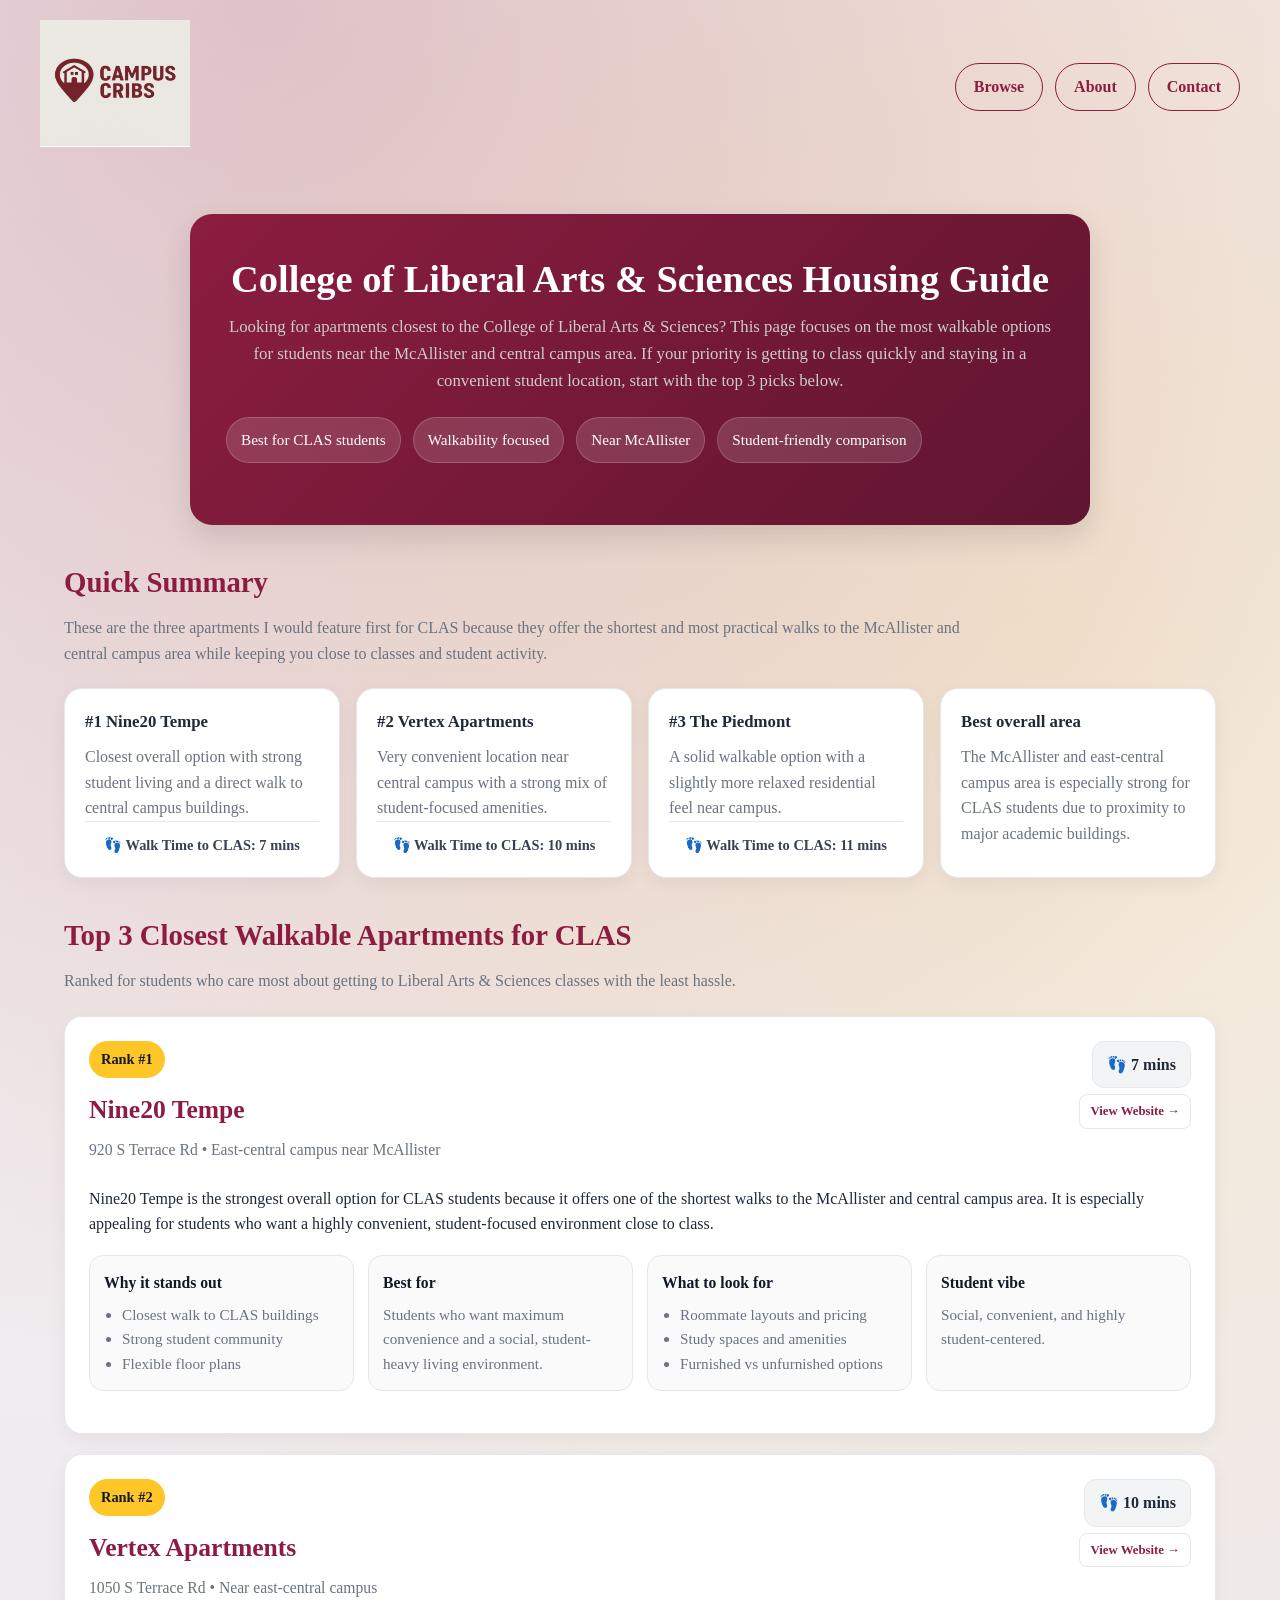
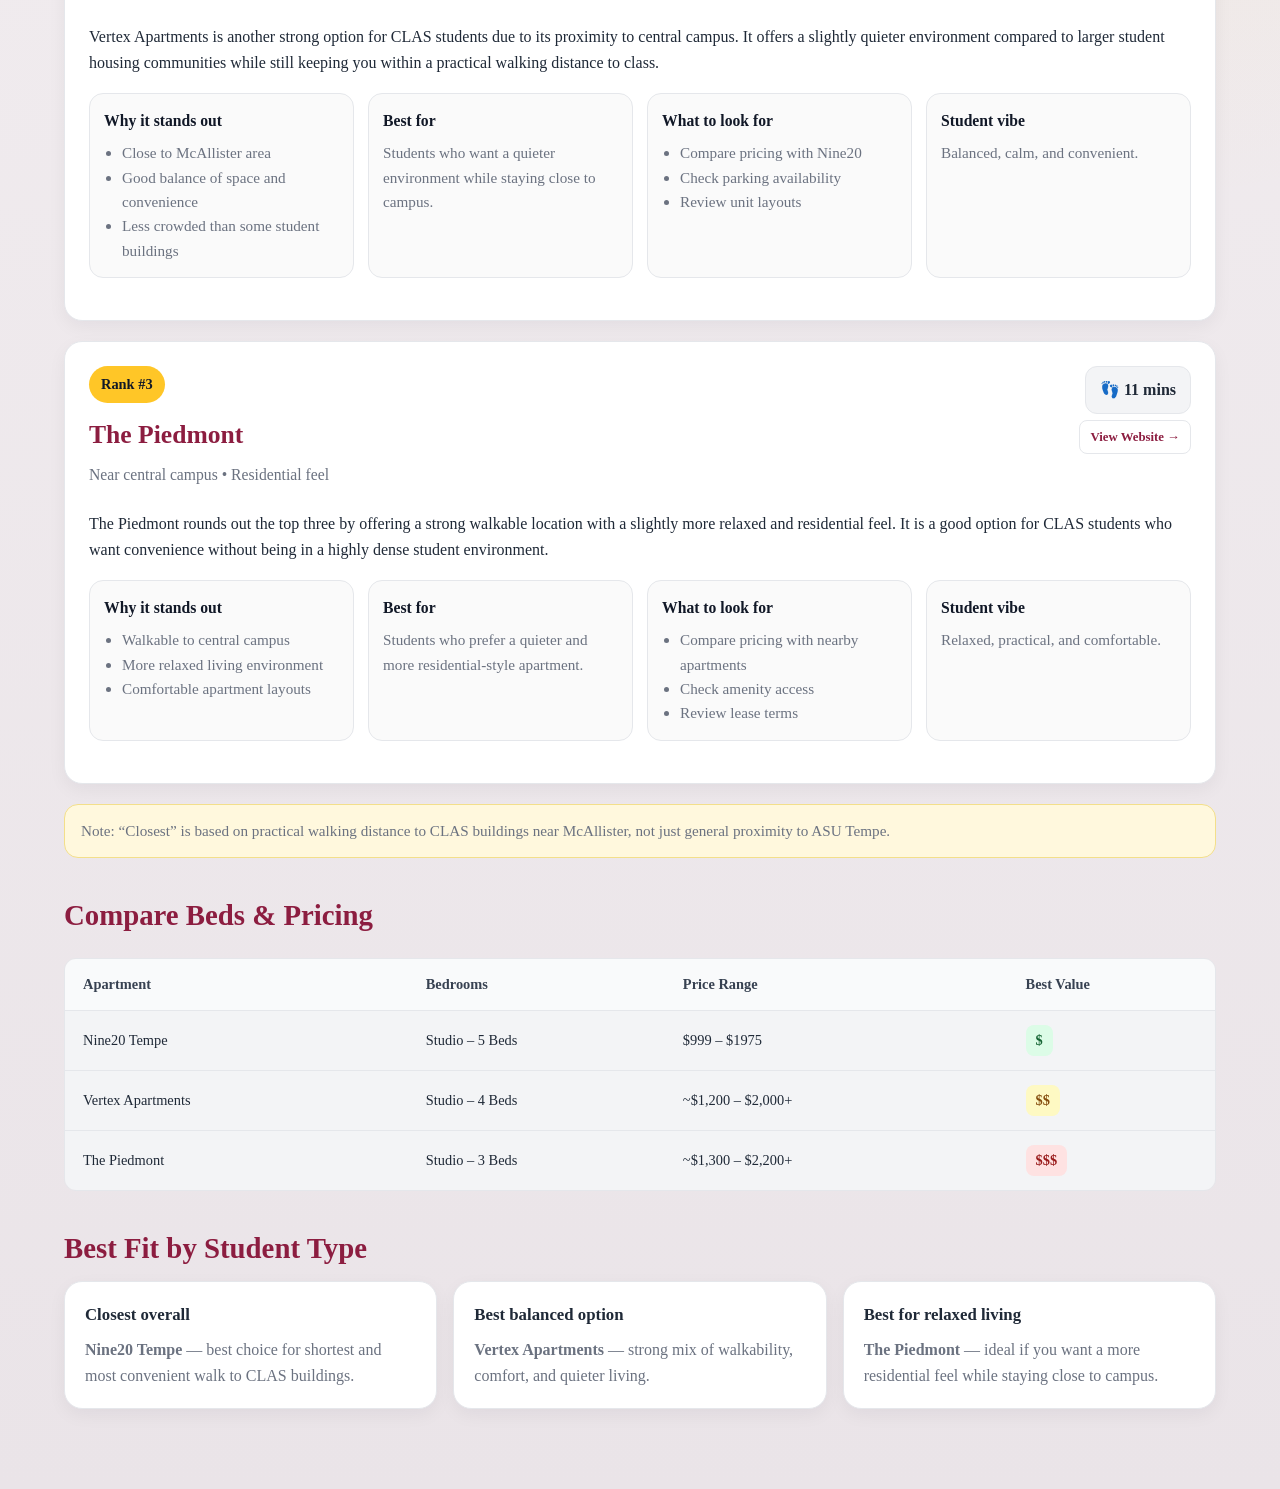
<file: Pages/clas.html>
<!DOCTYPE html>
<html lang="en">
<head>
  <meta charset="UTF-8" />
  <meta name="viewport" content="width=device-width, initial-scale=1.0" />
  <title>College of Liberal Arts & Sciences Housing</title>
  <link rel="stylesheet" href="../style.css" />
  <link rel="stylesheet" href="../school.css" />
</head>
<body>
  <!-- NAVBAR -->
  <header class="topbar">
    <a href="../index.html">
      <img src="../Assets/campuscribslogo.png" alt="Campus Cribs Logo" class="logo">
    </a>

    <div class="toplinks">
      <a href="browse.html" class="browse-btn">Browse</a>
      <a href="about.html">About</a>
      <a href="contact.html">Contact</a>
    </div>
  </header>

  <!-- PAGE CONTENT -->
  <main class="wpc-page">
    <section class="hero">
      <h1>College of Liberal Arts & Sciences Housing Guide</h1>
      <p>
        Looking for apartments closest to the College of Liberal Arts & Sciences? This page focuses on the most
        walkable options for students near the McAllister and central campus area. If your priority is getting
        to class quickly and staying in a convenient student location, start with the top 3 picks below.
      </p>

      <div class="hero-badges">
        <span class="badge">Best for CLAS students</span>
        <span class="badge">Walkability focused</span>
        <span class="badge">Near McAllister</span>
        <span class="badge">Student-friendly comparison</span>
      </div>
    </section>

    <section class="section">
      <h2>Quick Summary</h2>
      <p class="section-intro">
        These are the three apartments I would feature first for CLAS because they offer the shortest and most
        practical walks to the McAllister and central campus area while keeping you close to classes and student activity.
      </p>

      <div class="summary-grid">
        <div class="summary-card">
          <h3>#1 Nine20 Tempe</h3>
          <p>Closest overall option with strong student living and a direct walk to central campus buildings.</p>
          <div class="walk-time">
            👣 Walk Time to CLAS: 7 mins
          </div>
        </div>

        <div class="summary-card">
          <h3>#2 Vertex Apartments</h3>
          <p>Very convenient location near central campus with a strong mix of student-focused amenities.</p>
          <div class="walk-time">
            👣 Walk Time to CLAS: 10 mins
          </div>
        </div>

        <div class="summary-card">
          <h3>#3 The Piedmont</h3>
          <p>A solid walkable option with a slightly more relaxed residential feel near campus.</p>
          <div class="walk-time">
            👣 Walk Time to CLAS: 11 mins
          </div>
        </div>

        <div class="summary-card">
          <h3>Best overall area</h3>
          <p>The McAllister and east-central campus area is especially strong for CLAS students due to proximity to major academic buildings.</p>
        </div>
      </div>
    </section>

    <section class="section">
      <h2>Top 3 Closest Walkable Apartments for CLAS</h2>
      <p class="section-intro">
        Ranked for students who care most about getting to Liberal Arts & Sciences classes with the least hassle.
      </p>

      <div class="apartment-list">
        <article class="apartment-card">
          <div class="apartment-top">
            <div>
              <span class="rank">Rank #1</span>
              <h3>Nine20 Tempe</h3>
              <p class="location">920 S Terrace Rd • East-central campus near McAllister</p>
            </div>
            <div class="header-right">
              <span class="walk-tag">👣 7 mins</span>

              <a href="https://www.liveatnine20.com/" target="_blank" class="visit-btn">
                View Website →
              </a>
            </div>
          </div>

          <p>
            Nine20 Tempe is the strongest overall option for CLAS students because it offers one of the shortest
            walks to the McAllister and central campus area. It is especially appealing for students who want a
            highly convenient, student-focused environment close to class.
          </p>

          <div class="apartment-grid">
            <div class="mini-box">
              <h4>Why it stands out</h4>
              <ul>
                <li>Closest walk to CLAS buildings</li>
                <li>Strong student community</li>
                <li>Flexible floor plans</li>
              </ul>
            </div>

            <div class="mini-box">
              <h4>Best for</h4>
              <p>
                Students who want maximum convenience and a social, student-heavy living environment.
              </p>
            </div>

            <div class="mini-box">
              <h4>What to look for</h4>
              <ul>
                <li>Roommate layouts and pricing</li>
                <li>Study spaces and amenities</li>
                <li>Furnished vs unfurnished options</li>
              </ul>
            </div>

            <div class="mini-box">
              <h4>Student vibe</h4>
              <p>
                Social, convenient, and highly student-centered.
              </p>
            </div>
          </div>
        </article>

        <article class="apartment-card">
          <div class="apartment-top">
            <div>
              <span class="rank">Rank #2</span>
              <h3>Vertex Apartments</h3>
              <p class="location">1050 S Terrace Rd • Near east-central campus</p>
            </div>
            <div class="header-right">
              <span class="walk-tag">👣 10 mins</span>

              <a href="https://vertexapartments.com/" target="_blank" class="visit-btn">
                View Website →
              </a>
            </div>
          </div>

          <p>
            Vertex Apartments is another strong option for CLAS students due to its proximity to central campus.
            It offers a slightly quieter environment compared to larger student housing communities while still
            keeping you within a practical walking distance to class.
          </p>

          <div class="apartment-grid">
            <div class="mini-box">
              <h4>Why it stands out</h4>
              <ul>
                <li>Close to McAllister area</li>
                <li>Good balance of space and convenience</li>
                <li>Less crowded than some student buildings</li>
              </ul>
            </div>

            <div class="mini-box">
              <h4>Best for</h4>
              <p>
                Students who want a quieter environment while staying close to campus.
              </p>
            </div>

            <div class="mini-box">
              <h4>What to look for</h4>
              <ul>
                <li>Compare pricing with Nine20</li>
                <li>Check parking availability</li>
                <li>Review unit layouts</li>
              </ul>
            </div>

            <div class="mini-box">
              <h4>Student vibe</h4>
              <p>
                Balanced, calm, and convenient.
              </p>
            </div>
          </div>
        </article>

        <article class="apartment-card">
          <div class="apartment-top">
            <div>
              <span class="rank">Rank #3</span>
              <h3>The Piedmont</h3>
              <p class="location">Near central campus • Residential feel</p>
            </div>
            <div class="header-right">
              <span class="walk-tag">👣 11 mins</span>

              <a href="https://piedmontapartmentstempe.com/" target="_blank" class="visit-btn">
                View Website →
              </a>
            </div>
          </div>

          <p>
            The Piedmont rounds out the top three by offering a strong walkable location with a slightly more
            relaxed and residential feel. It is a good option for CLAS students who want convenience without
            being in a highly dense student environment.
          </p>

          <div class="apartment-grid">
            <div class="mini-box">
              <h4>Why it stands out</h4>
              <ul>
                <li>Walkable to central campus</li>
                <li>More relaxed living environment</li>
                <li>Comfortable apartment layouts</li>
              </ul>
            </div>

            <div class="mini-box">
              <h4>Best for</h4>
              <p>
                Students who prefer a quieter and more residential-style apartment.
              </p>
            </div>

            <div class="mini-box">
              <h4>What to look for</h4>
              <ul>
                <li>Compare pricing with nearby apartments</li>
                <li>Check amenity access</li>
                <li>Review lease terms</li>
              </ul>
            </div>

            <div class="mini-box">
              <h4>Student vibe</h4>
              <p>
                Relaxed, practical, and comfortable.
              </p>
            </div>
          </div>
        </article>
      </div>

      <div class="note">
        Note: “Closest” is based on practical walking distance to CLAS buildings near McAllister, not just general proximity to ASU Tempe.
      </div>
    </section>

    <section class="section">
      <h2>Compare Beds & Pricing</h2>

      <div class="comparison-table">
        <div class="table-header">
          <div>Apartment</div>
          <div>Bedrooms</div>
          <div>Price Range</div>
          <div>Best Value</div>
        </div>

        <div class="table-row">
          <div>Nine20 Tempe</div>
          <div>Studio – 5 Beds</div>
          <div>$999 – $1975</div>
          <div class="tag best">$</div>
        </div>

        <div class="table-row">
          <div>Vertex Apartments</div>
          <div>Studio – 4 Beds</div>
          <div>~$1,200 – $2,000+</div>
          <div class="tag mid">$$</div>
        </div>

        <div class="table-row">
          <div>The Piedmont</div>
          <div>Studio – 3 Beds</div>
          <div>~$1,300 – $2,200+</div>
          <div class="tag high">$$$</div>
        </div>
      </div>
    </section>

    <section class="section">
      <h2>Best Fit by Student Type</h2>
      <div class="compare-grid">
        <div class="compare-card">
          <h3>Closest overall</h3>
          <p><strong>Nine20 Tempe</strong> — best choice for shortest and most convenient walk to CLAS buildings.</p>
        </div>

        <div class="compare-card">
          <h3>Best balanced option</h3>
          <p><strong>Vertex Apartments</strong> — strong mix of walkability, comfort, and quieter living.</p>
        </div>

        <div class="compare-card">
          <h3>Best for relaxed living</h3>
          <p><strong>The Piedmont</strong> — ideal if you want a more residential feel while staying close to campus.</p>
        </div>
      </div>
    </section>
  </main>
</body>
</html>
</file>
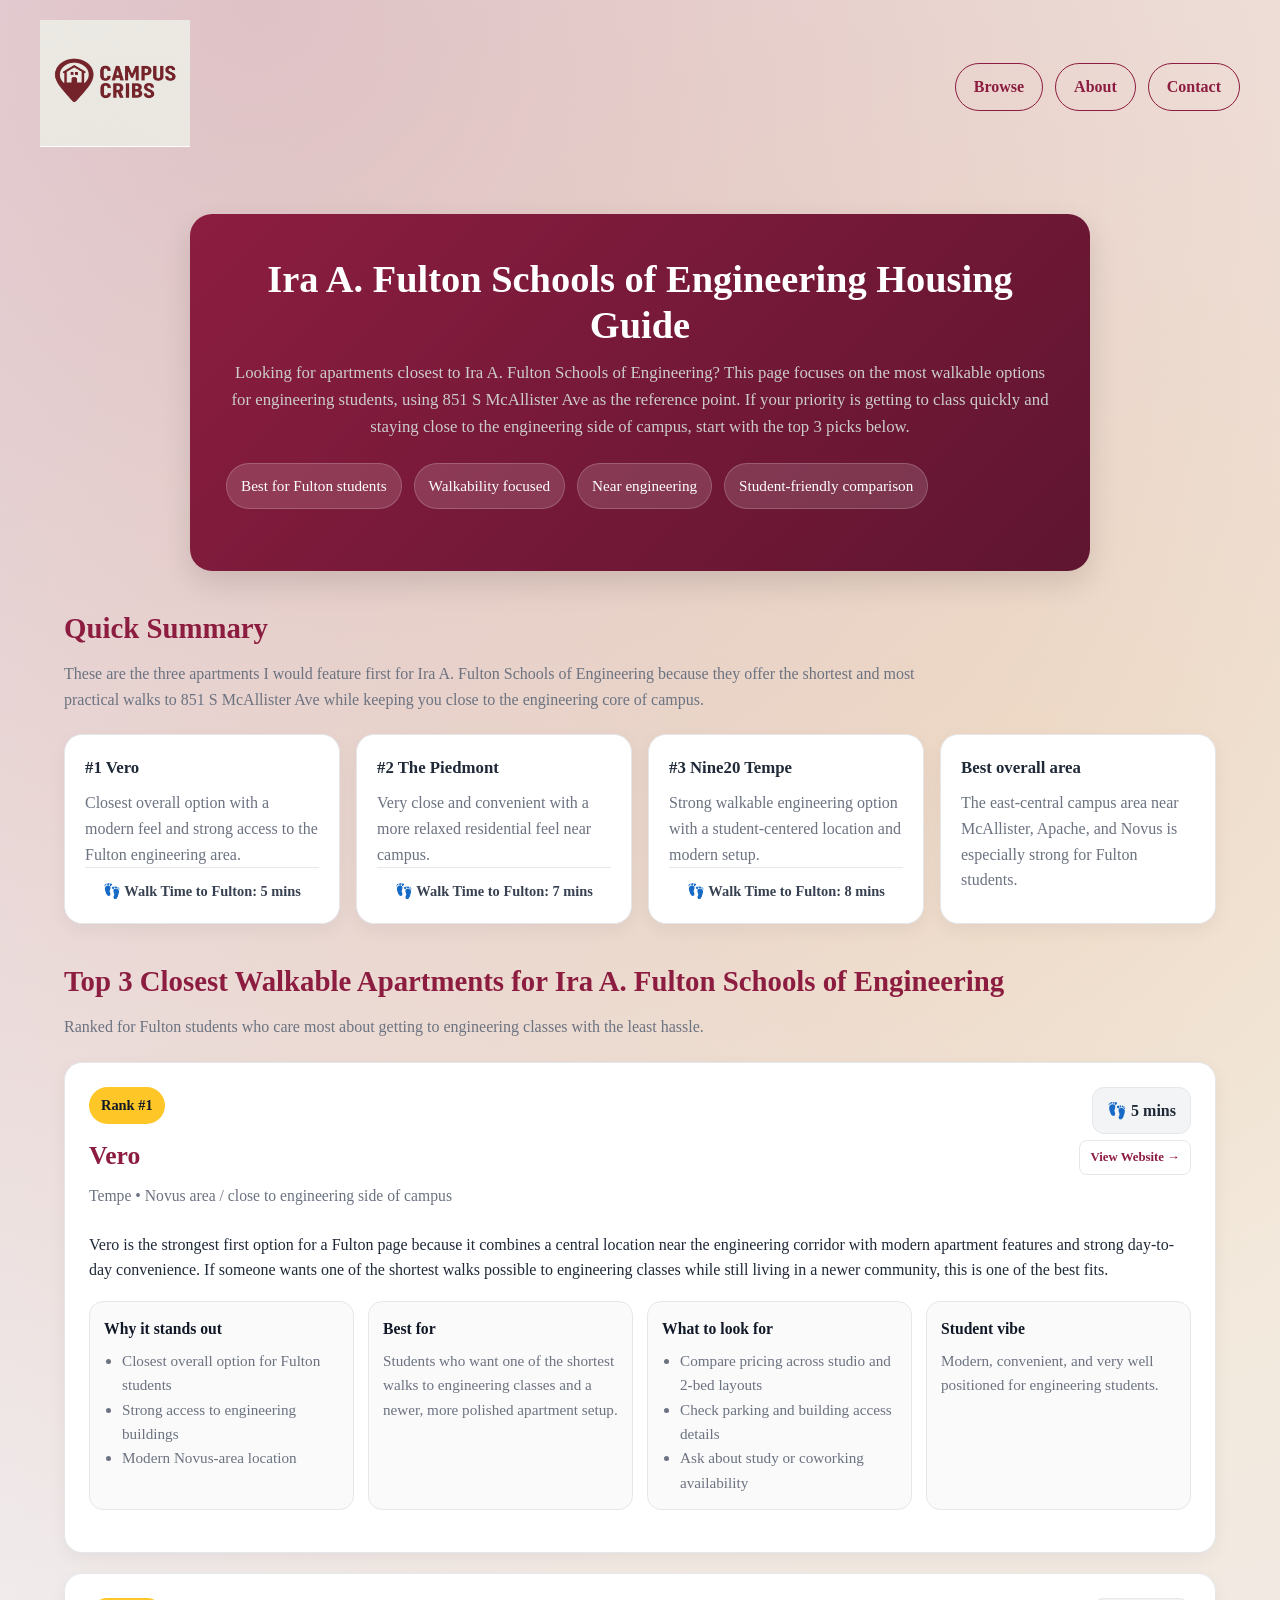
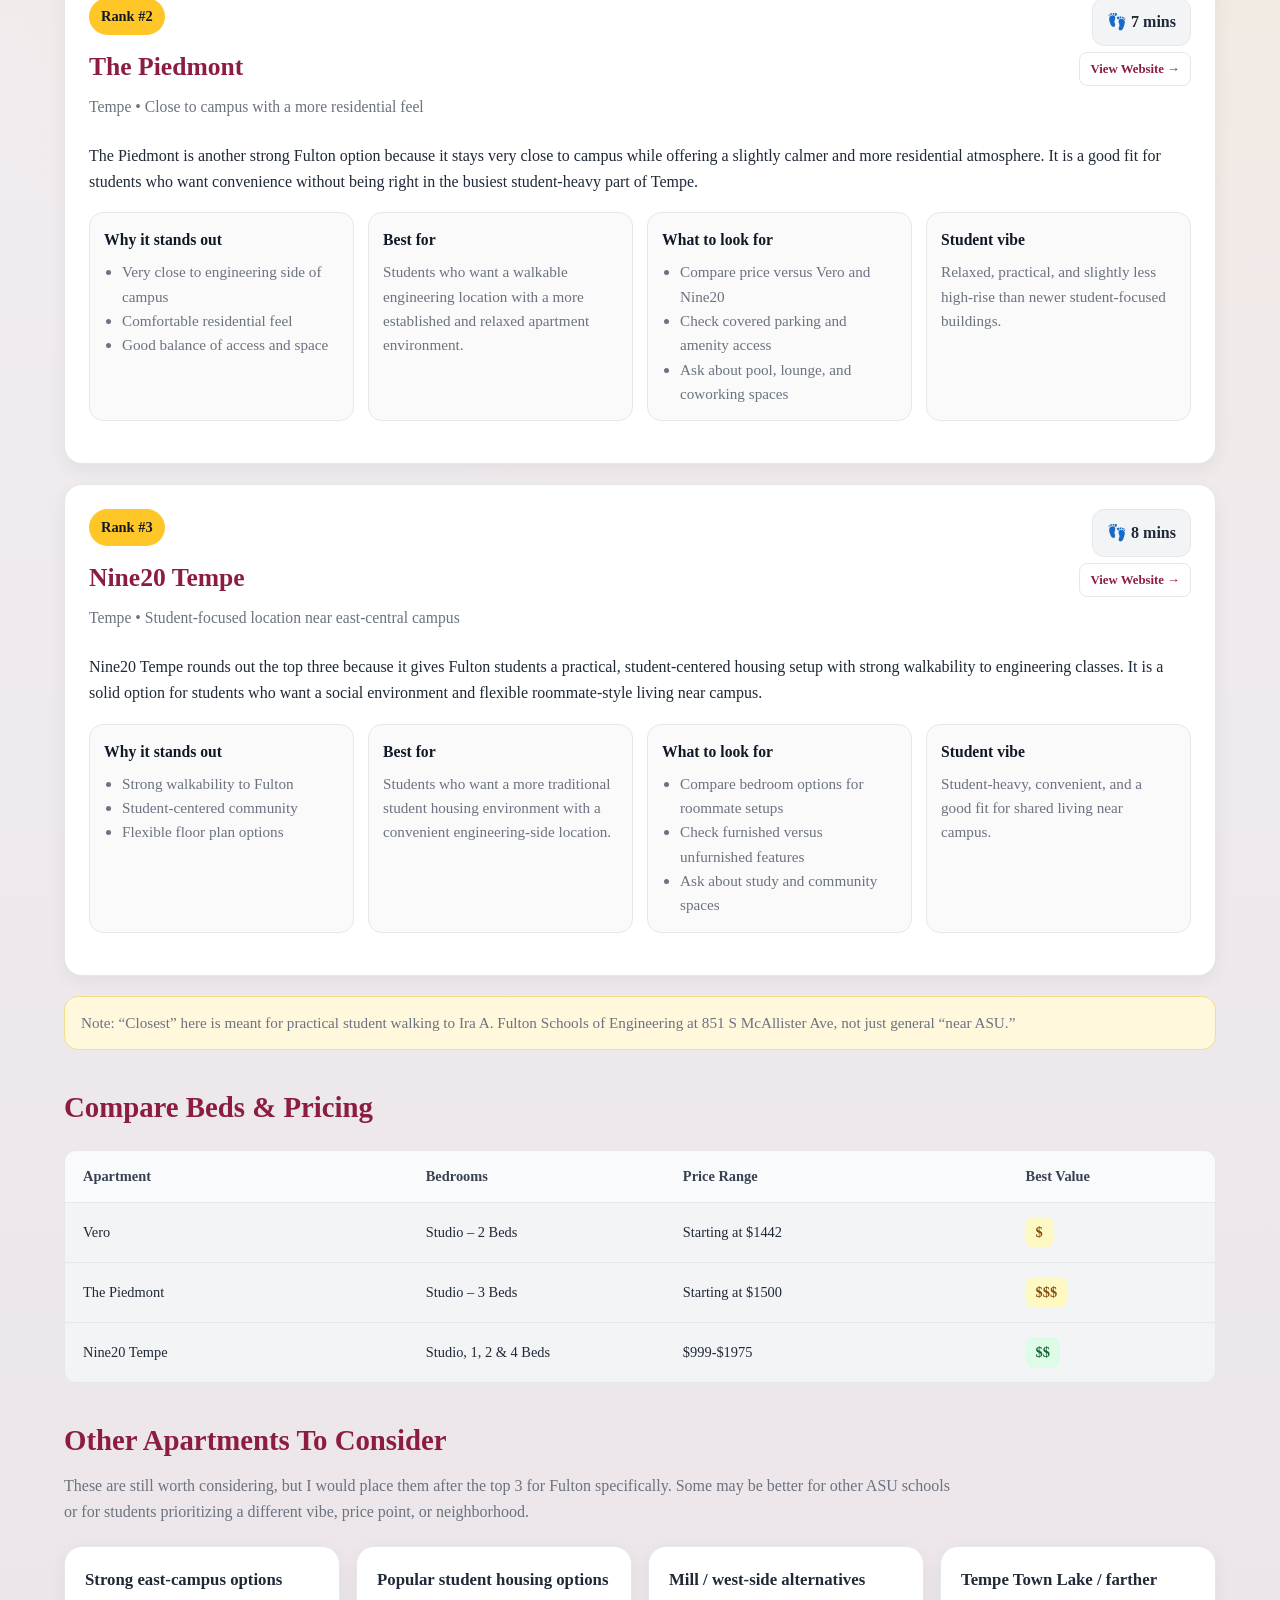
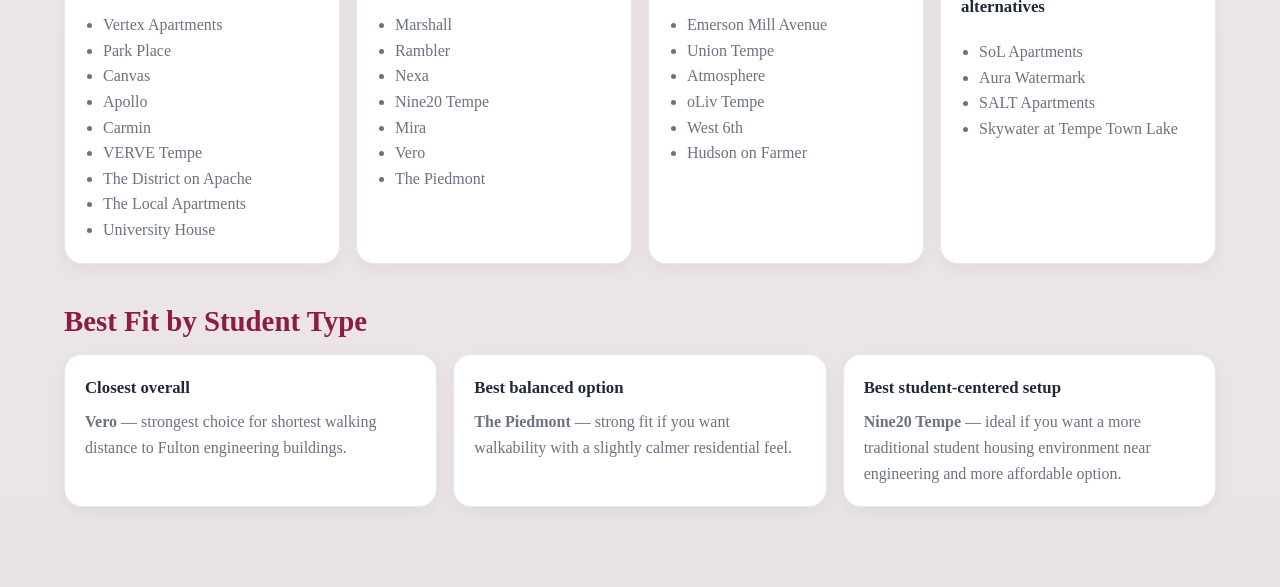
<file: Pages/fulton.html>
<!DOCTYPE html>
<html lang="en">
<head>
  <meta charset="UTF-8" />
  <meta name="viewport" content="width=device-width, initial-scale=1.0" />
  <title>Ira A. Fulton Schools of Engineering Housing</title>
  <link rel="stylesheet" href="../style.css" />
  <link rel="stylesheet" href="../school.css" />
</head>
<body>
  <!-- NAVBAR -->
  <header class="topbar">
    <a href="../index.html">
      <img src="../Assets/campuscribslogo.png" alt="Campus Cribs Logo" class="logo">
    </a>

    <div class="toplinks">
      <a href="browse.html" class="browse-btn">Browse</a>
      <a href="about.html">About</a>
      <a href="contact.html">Contact</a>
    </div>
  </header>

  <!-- PAGE CONTENT -->
  <main class="wpc-page">
    <section class="hero">
      <h1>Ira A. Fulton Schools of Engineering Housing Guide</h1>
      <p>
        Looking for apartments closest to Ira A. Fulton Schools of Engineering? This page focuses on the most
        walkable options for engineering students, using 851 S McAllister Ave as the reference point.
        If your priority is getting to class quickly and staying close to the engineering side of campus,
        start with the top 3 picks below.
      </p>

      <div class="hero-badges">
        <span class="badge">Best for Fulton students</span>
        <span class="badge">Walkability focused</span>
        <span class="badge">Near engineering</span>
        <span class="badge">Student-friendly comparison</span>
      </div>
    </section>

    <section class="section">
      <h2>Quick Summary</h2>
      <p class="section-intro">
        These are the three apartments I would feature first for Ira A. Fulton Schools of Engineering because
        they offer the shortest and most practical walks to 851 S McAllister Ave while keeping you close to
        the engineering core of campus.
      </p>

      <div class="summary-grid">
        <div class="summary-card">
          <h3>#1 Vero</h3>
          <p>Closest overall option with a modern feel and strong access to the Fulton engineering area.</p>
          <div class="walk-time">
            👣 Walk Time to Fulton: 5 mins
          </div>
        </div>

        <div class="summary-card">
          <h3>#2 The Piedmont</h3>
          <p>Very close and convenient with a more relaxed residential feel near campus.</p>
          <div class="walk-time">
            👣 Walk Time to Fulton: 7 mins
          </div>
        </div>

        <div class="summary-card">
          <h3>#3 Nine20 Tempe</h3>
          <p>Strong walkable engineering option with a student-centered location and modern setup.</p>
          <div class="walk-time">
            👣 Walk Time to Fulton: 8 mins
          </div>
        </div>

        <div class="summary-card">
          <h3>Best overall area</h3>
          <p>The east-central campus area near McAllister, Apache, and Novus is especially strong for Fulton students.</p>
        </div>
      </div>
    </section>

    <section class="section">
      <h2>Top 3 Closest Walkable Apartments for Ira A. Fulton Schools of Engineering</h2>
      <p class="section-intro">
        Ranked for Fulton students who care most about getting to engineering classes with the least hassle.
      </p>

      <div class="apartment-list">
        <article class="apartment-card">
          <div class="apartment-top">
            <div>
              <span class="rank">Rank #1</span>
              <h3>Vero</h3>
              <p class="location">Tempe • Novus area / close to engineering side of campus</p>
            </div>
            <div class="header-right">
              <span class="walk-tag">👣 5 mins</span>

              <a href="https://verotempe.com/" target="_blank" class="visit-btn">
                View Website →
              </a>
            </div>
          </div>

          <p>
            Vero is the strongest first option for a Fulton page because it combines a central location near
            the engineering corridor with modern apartment features and strong day-to-day convenience.
            If someone wants one of the shortest walks possible to engineering classes while still living in
            a newer community, this is one of the best fits.
          </p>

          <div class="apartment-grid">
            <div class="mini-box">
              <h4>Why it stands out</h4>
              <ul>
                <li>Closest overall option for Fulton students</li>
                <li>Strong access to engineering buildings</li>
                <li>Modern Novus-area location</li>
              </ul>
            </div>

            <div class="mini-box">
              <h4>Best for</h4>
              <p>
                Students who want one of the shortest walks to engineering classes and a newer, more polished apartment setup.
              </p>
            </div>

            <div class="mini-box">
              <h4>What to look for</h4>
              <ul>
                <li>Compare pricing across studio and 2-bed layouts</li>
                <li>Check parking and building access details</li>
                <li>Ask about study or coworking availability</li>
              </ul>
            </div>

            <div class="mini-box">
              <h4>Student vibe</h4>
              <p>
                Modern, convenient, and very well positioned for engineering students.
              </p>
            </div>
          </div>
        </article>

        <article class="apartment-card">
          <div class="apartment-top">
            <div>
              <span class="rank">Rank #2</span>
              <h3>The Piedmont</h3>
              <p class="location">Tempe • Close to campus with a more residential feel</p>
            </div>
            <div class="header-right">
              <span class="walk-tag">👣 7 mins</span>

              <a href="https://piedmontapartmentstempe.com/" target="_blank" class="visit-btn">
                View Website →
              </a>
            </div>
          </div>

          <p>
            The Piedmont is another strong Fulton option because it stays very close to campus while offering
            a slightly calmer and more residential atmosphere. It is a good fit for students who want convenience
            without being right in the busiest student-heavy part of Tempe.
          </p>

          <div class="apartment-grid">
            <div class="mini-box">
              <h4>Why it stands out</h4>
              <ul>
                <li>Very close to engineering side of campus</li>
                <li>Comfortable residential feel</li>
                <li>Good balance of access and space</li>
              </ul>
            </div>

            <div class="mini-box">
              <h4>Best for</h4>
              <p>
                Students who want a walkable engineering location with a more established and relaxed apartment environment.
              </p>
            </div>

            <div class="mini-box">
              <h4>What to look for</h4>
              <ul>
                <li>Compare price versus Vero and Nine20</li>
                <li>Check covered parking and amenity access</li>
                <li>Ask about pool, lounge, and coworking spaces</li>
              </ul>
            </div>

            <div class="mini-box">
              <h4>Student vibe</h4>
              <p>
                Relaxed, practical, and slightly less high-rise than newer student-focused buildings.
              </p>
            </div>
          </div>
        </article>

        <article class="apartment-card">
          <div class="apartment-top">
            <div>
              <span class="rank">Rank #3</span>
              <h3>Nine20 Tempe</h3>
              <p class="location">Tempe • Student-focused location near east-central campus</p>
            </div>
            <div class="header-right">
              <span class="walk-tag">👣 8 mins</span>

              <a href="https://www.liveatnine20.com/" target="_blank" class="visit-btn">
                View Website →
              </a>
            </div>
          </div>

          <p>
            Nine20 Tempe rounds out the top three because it gives Fulton students a practical, student-centered
            housing setup with strong walkability to engineering classes. It is a solid option for students who
            want a social environment and flexible roommate-style living near campus.
          </p>

          <div class="apartment-grid">
            <div class="mini-box">
              <h4>Why it stands out</h4>
              <ul>
                <li>Strong walkability to Fulton</li>
                <li>Student-centered community</li>
                <li>Flexible floor plan options</li>
              </ul>
            </div>

            <div class="mini-box">
              <h4>Best for</h4>
              <p>
                Students who want a more traditional student housing environment with a convenient engineering-side location.
              </p>
            </div>

            <div class="mini-box">
              <h4>What to look for</h4>
              <ul>
                <li>Compare bedroom options for roommate setups</li>
                <li>Check furnished versus unfurnished features</li>
                <li>Ask about study and community spaces</li>
              </ul>
            </div>

            <div class="mini-box">
              <h4>Student vibe</h4>
              <p>
                Student-heavy, convenient, and a good fit for shared living near campus.
              </p>
            </div>
          </div>
        </article>
      </div>

      <div class="note">
        Note: “Closest” here is meant for practical student walking to Ira A. Fulton Schools of Engineering at
        851 S McAllister Ave, not just general “near ASU.”
      </div>
    </section>

    <section class="section">
      <h2>Compare Beds & Pricing</h2>

      <div class="comparison-table">
        <div class="table-header">
          <div>Apartment</div>
          <div>Bedrooms</div>
          <div>Price Range</div>
          <div>Best Value</div>
        </div>

        <div class="table-row">
          <div>Vero</div>
          <div>Studio – 2 Beds</div>
          <div>Starting at $1442</div>
          <div class="tag mid">$</div>
        </div>

        <div class="table-row">
          <div>The Piedmont</div>
          <div>Studio – 3 Beds</div>
          <div>Starting at $1500</div>
          <div class="tag mid">$$$</div>
        </div>

        <div class="table-row">
          <div>Nine20 Tempe</div>
          <div>Studio, 1, 2 & 4 Beds</div>
          <div>$999-$1975</div>
          <div class="tag best">$$</div>
        </div>
      </div>
    </section>

    <section class="section">
      <h2>Other Apartments To Consider</h2>
      <p class="section-intro">
        These are still worth considering, but I would place them after the top 3 for Fulton specifically.
        Some may be better for other ASU schools or for students prioritizing a different vibe, price point, or neighborhood.
      </p>

      <div class="group-grid">
        <div class="group-card">
          <h3>Strong east-campus options</h3>
          <ul>
            <li>Vertex Apartments</li>
            <li>Park Place</li>
            <li>Canvas</li>
            <li>Apollo</li>
            <li>Carmin</li>
            <li>VERVE Tempe</li>
            <li>The District on Apache</li>
            <li>The Local Apartments</li>
            <li>University House</li>
          </ul>
        </div>

        <div class="group-card">
          <h3>Popular student housing options</h3>
          <ul>
            <li>Marshall</li>
            <li>Rambler</li>
            <li>Nexa</li>
            <li>Nine20 Tempe</li>
            <li>Mira</li>
            <li>Vero</li>
            <li>The Piedmont</li>
          </ul>
        </div>

        <div class="group-card">
          <h3>Mill / west-side alternatives</h3>
          <ul>
            <li>Emerson Mill Avenue</li>
            <li>Union Tempe</li>
            <li>Atmosphere</li>
            <li>oLiv Tempe</li>
            <li>West 6th</li>
            <li>Hudson on Farmer</li>
          </ul>
        </div>

        <div class="group-card">
          <h3>Tempe Town Lake / farther alternatives</h3>
          <ul>
            <li>SoL Apartments</li>
            <li>Aura Watermark</li>
            <li>SALT Apartments</li>
            <li>Skywater at Tempe Town Lake</li>
          </ul>
        </div>
      </div>
    </section>

    <section class="section">
      <h2>Best Fit by Student Type</h2>
      <div class="compare-grid">
        <div class="compare-card">
          <h3>Closest overall</h3>
          <p><strong>Vero</strong> — strongest choice for shortest walking distance to Fulton engineering buildings.</p>
        </div>

        <div class="compare-card">
          <h3>Best balanced option</h3>
          <p><strong>The Piedmont</strong> — strong fit if you want walkability with a slightly calmer residential feel.</p>
        </div>

        <div class="compare-card">
          <h3>Best student-centered setup</h3>
          <p><strong>Nine20 Tempe</strong> — ideal if you want a more traditional student housing environment near engineering and more affordable option.</p>
        </div>
      </div>
    </section>
  </main>
</body>
</html>
</file>
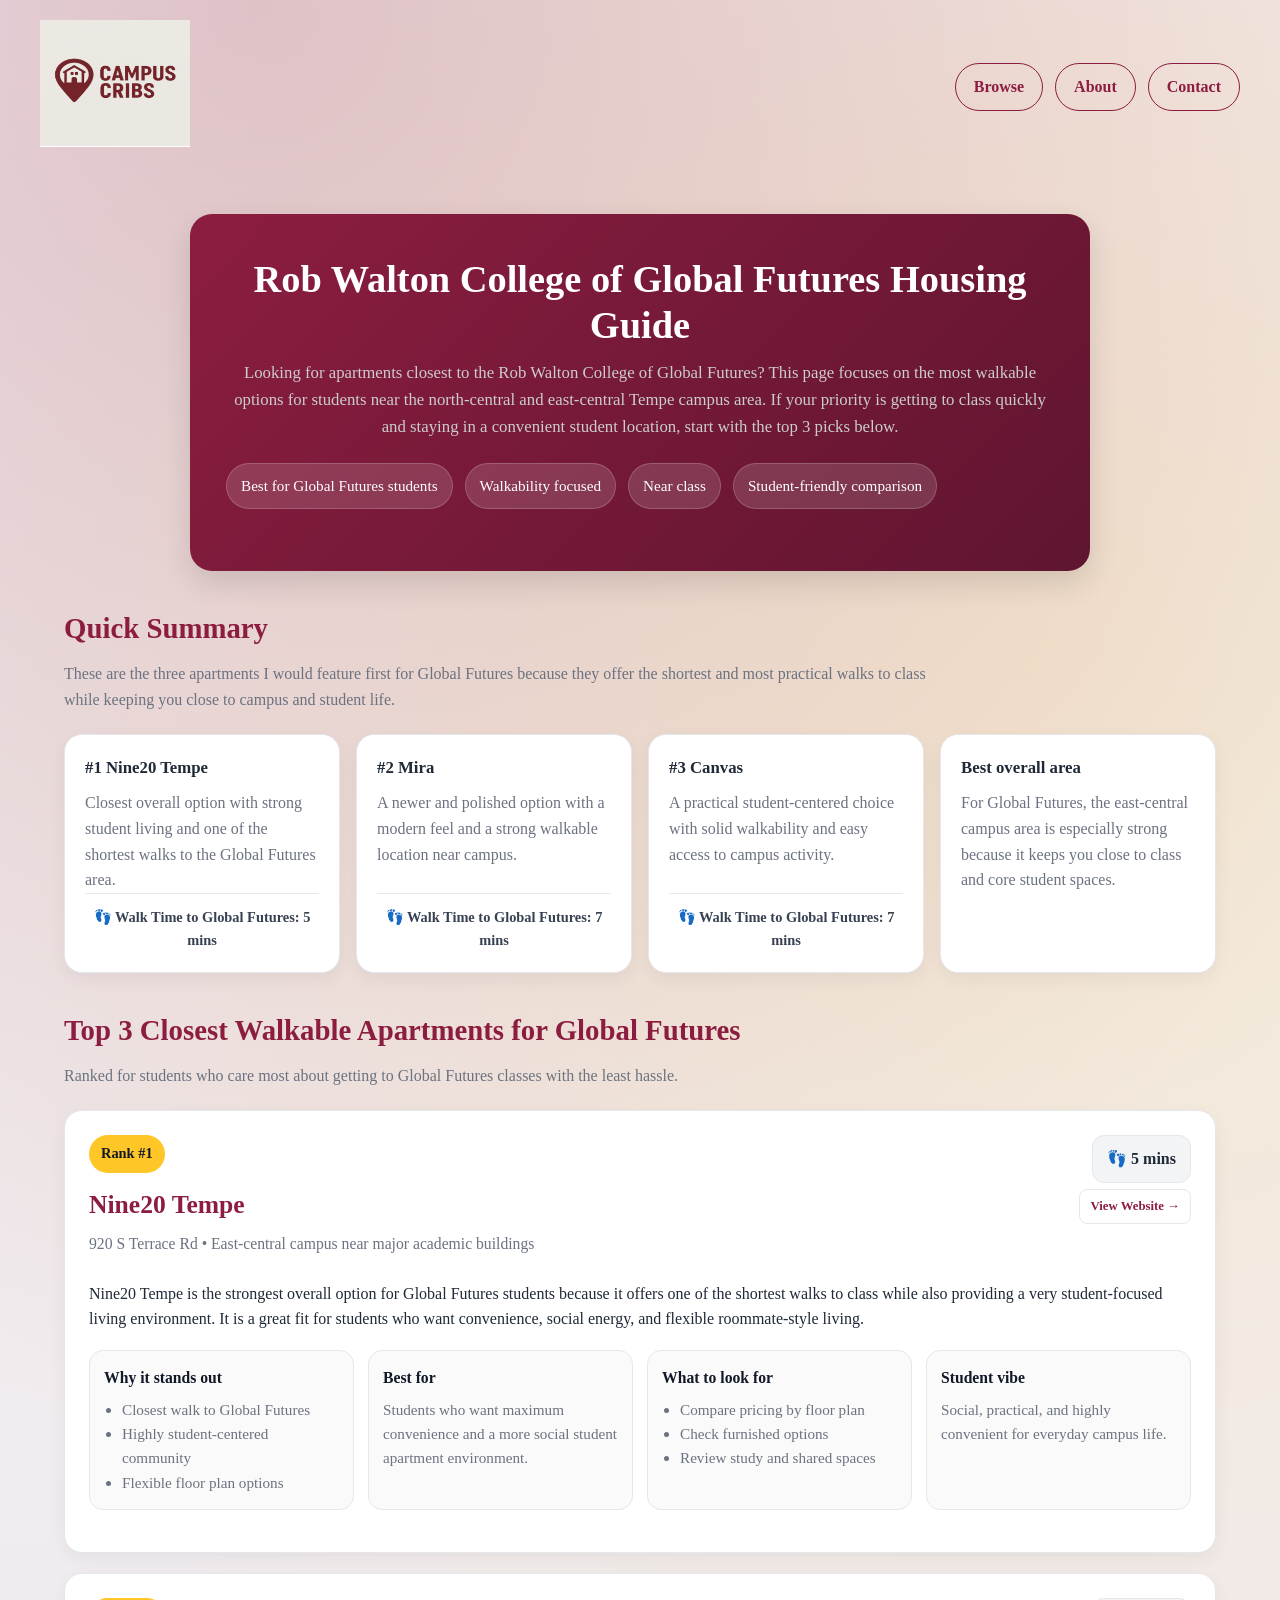
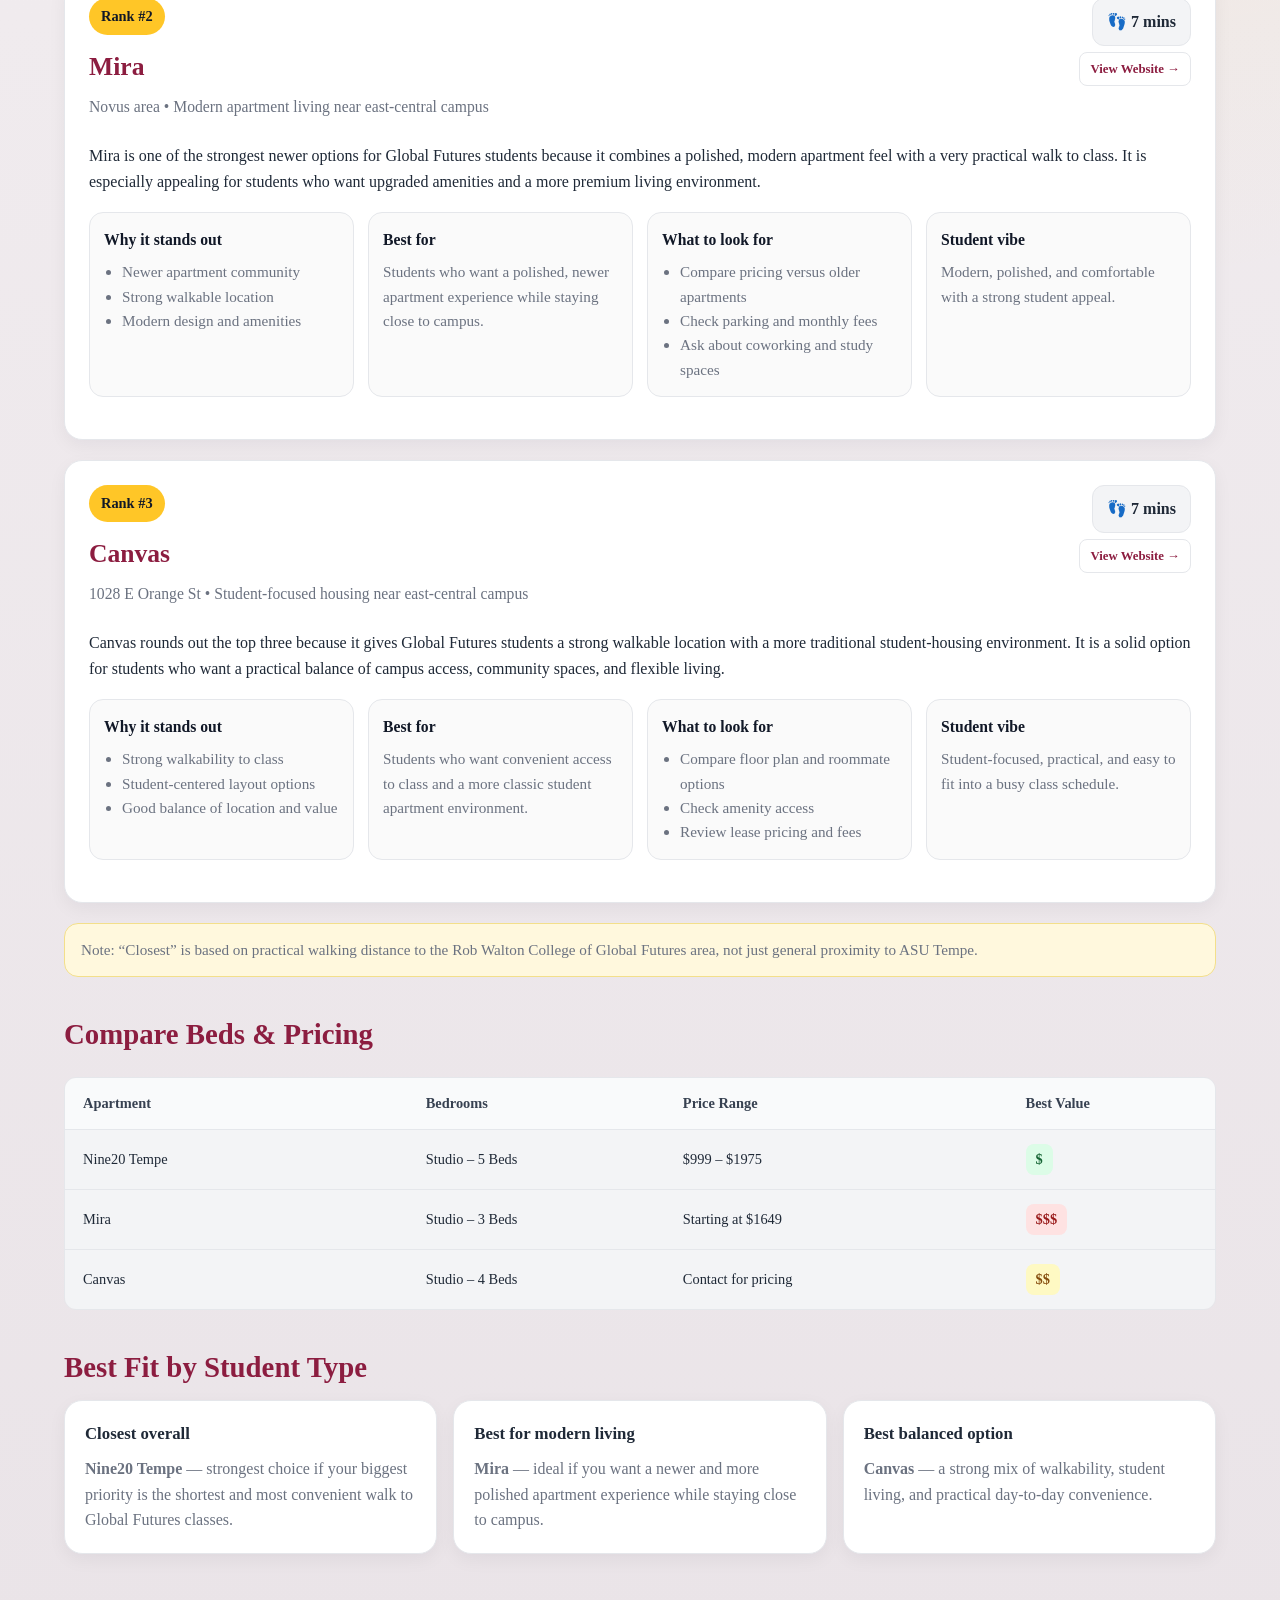
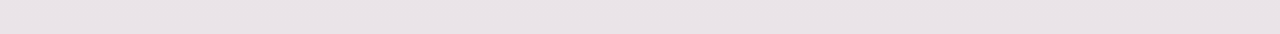
<file: Pages/globalfutures.html>
<!DOCTYPE html>
<html lang="en">
<head>
  <meta charset="UTF-8" />
  <meta name="viewport" content="width=device-width, initial-scale=1.0" />
  <title>Rob Walton College of Global Futures Housing</title>
  <link rel="stylesheet" href="../style.css" />
  <link rel="stylesheet" href="../school.css" />
</head>
<body>
  <!-- NAVBAR -->
  <header class="topbar">
    <a href="../index.html">
      <img src="../Assets/campuscribslogo.png" alt="Campus Cribs Logo" class="logo">
    </a>

    <div class="toplinks">
      <a href="browse.html" class="browse-btn">Browse</a>
      <a href="about.html">About</a>
      <a href="contact.html">Contact</a>
    </div>
  </header>

  <!-- PAGE CONTENT -->
  <main class="wpc-page">
    <section class="hero">
      <h1>Rob Walton College of Global Futures Housing Guide</h1>
      <p>
        Looking for apartments closest to the Rob Walton College of Global Futures? This page focuses on the
        most walkable options for students near the north-central and east-central Tempe campus area.
        If your priority is getting to class quickly and staying in a convenient student location,
        start with the top 3 picks below.
      </p>

      <div class="hero-badges">
        <span class="badge">Best for Global Futures students</span>
        <span class="badge">Walkability focused</span>
        <span class="badge">Near class</span>
        <span class="badge">Student-friendly comparison</span>
      </div>
    </section>

    <section class="section">
      <h2>Quick Summary</h2>
      <p class="section-intro">
        These are the three apartments I would feature first for Global Futures because they offer the shortest
        and most practical walks to class while keeping you close to campus and student life.
      </p>

      <div class="summary-grid">
        <div class="summary-card">
          <h3>#1 Nine20 Tempe</h3>
          <p>Closest overall option with strong student living and one of the shortest walks to the Global Futures area.</p>
          <div class="walk-time">
            👣 Walk Time to Global Futures: 5 mins
          </div>
        </div>

        <div class="summary-card">
          <h3>#2 Mira</h3>
          <p>A newer and polished option with a modern feel and a strong walkable location near campus.</p>
          <div class="walk-time">
            👣 Walk Time to Global Futures: 7 mins
          </div>
        </div>

        <div class="summary-card">
          <h3>#3 Canvas</h3>
          <p>A practical student-centered choice with solid walkability and easy access to campus activity.</p>
          <div class="walk-time">
            👣 Walk Time to Global Futures: 7 mins
          </div>
        </div>

        <div class="summary-card">
          <h3>Best overall area</h3>
          <p>For Global Futures, the east-central campus area is especially strong because it keeps you close to class and core student spaces.</p>
        </div>
      </div>
    </section>

    <section class="section">
      <h2>Top 3 Closest Walkable Apartments for Global Futures</h2>
      <p class="section-intro">
        Ranked for students who care most about getting to Global Futures classes with the least hassle.
      </p>

      <div class="apartment-list">
        <article class="apartment-card">
          <div class="apartment-top">
            <div>
              <span class="rank">Rank #1</span>
              <h3>Nine20 Tempe</h3>
              <p class="location">920 S Terrace Rd • East-central campus near major academic buildings</p>
            </div>
            <div class="header-right">
              <span class="walk-tag">👣 5 mins</span>

              <a href="https://www.liveatnine20.com/" target="_blank" class="visit-btn">
                View Website →
              </a>
            </div>
          </div>

          <p>
            Nine20 Tempe is the strongest overall option for Global Futures students because it offers one of
            the shortest walks to class while also providing a very student-focused living environment.
            It is a great fit for students who want convenience, social energy, and flexible roommate-style living.
          </p>

          <div class="apartment-grid">
            <div class="mini-box">
              <h4>Why it stands out</h4>
              <ul>
                <li>Closest walk to Global Futures</li>
                <li>Highly student-centered community</li>
                <li>Flexible floor plan options</li>
              </ul>
            </div>

            <div class="mini-box">
              <h4>Best for</h4>
              <p>
                Students who want maximum convenience and a more social student apartment environment.
              </p>
            </div>

            <div class="mini-box">
              <h4>What to look for</h4>
              <ul>
                <li>Compare pricing by floor plan</li>
                <li>Check furnished options</li>
                <li>Review study and shared spaces</li>
              </ul>
            </div>

            <div class="mini-box">
              <h4>Student vibe</h4>
              <p>
                Social, practical, and highly convenient for everyday campus life.
              </p>
            </div>
          </div>
        </article>

        <article class="apartment-card">
          <div class="apartment-top">
            <div>
              <span class="rank">Rank #2</span>
              <h3>Mira</h3>
              <p class="location">Novus area • Modern apartment living near east-central campus</p>
            </div>
            <div class="header-right">
              <span class="walk-tag">👣 7 mins</span>

              <a href="https://liveatmira.com/" target="_blank" class="visit-btn">
                View Website →
              </a>
            </div>
          </div>

          <p>
            Mira is one of the strongest newer options for Global Futures students because it combines a polished,
            modern apartment feel with a very practical walk to class. It is especially appealing for students who
            want upgraded amenities and a more premium living environment.
          </p>

          <div class="apartment-grid">
            <div class="mini-box">
              <h4>Why it stands out</h4>
              <ul>
                <li>Newer apartment community</li>
                <li>Strong walkable location</li>
                <li>Modern design and amenities</li>
              </ul>
            </div>

            <div class="mini-box">
              <h4>Best for</h4>
              <p>
                Students who want a polished, newer apartment experience while staying close to campus.
              </p>
            </div>

            <div class="mini-box">
              <h4>What to look for</h4>
              <ul>
                <li>Compare pricing versus older apartments</li>
                <li>Check parking and monthly fees</li>
                <li>Ask about coworking and study spaces</li>
              </ul>
            </div>

            <div class="mini-box">
              <h4>Student vibe</h4>
              <p>
                Modern, polished, and comfortable with a strong student appeal.
              </p>
            </div>
          </div>
        </article>

        <article class="apartment-card">
          <div class="apartment-top">
            <div>
              <span class="rank">Rank #3</span>
              <h3>Canvas</h3>
              <p class="location">1028 E Orange St • Student-focused housing near east-central campus</p>
            </div>
            <div class="header-right">
              <span class="walk-tag">👣 7 mins</span>

              <a href="https://www.canvas-tempe.com/" target="_blank" class="visit-btn">
                View Website →
              </a>
            </div>
          </div>

          <p>
            Canvas rounds out the top three because it gives Global Futures students a strong walkable location
            with a more traditional student-housing environment. It is a solid option for students who want a
            practical balance of campus access, community spaces, and flexible living.
          </p>

          <div class="apartment-grid">
            <div class="mini-box">
              <h4>Why it stands out</h4>
              <ul>
                <li>Strong walkability to class</li>
                <li>Student-centered layout options</li>
                <li>Good balance of location and value</li>
              </ul>
            </div>

            <div class="mini-box">
              <h4>Best for</h4>
              <p>
                Students who want convenient access to class and a more classic student apartment environment.
              </p>
            </div>

            <div class="mini-box">
              <h4>What to look for</h4>
              <ul>
                <li>Compare floor plan and roommate options</li>
                <li>Check amenity access</li>
                <li>Review lease pricing and fees</li>
              </ul>
            </div>

            <div class="mini-box">
              <h4>Student vibe</h4>
              <p>
                Student-focused, practical, and easy to fit into a busy class schedule.
              </p>
            </div>
          </div>
        </article>
      </div>

      <div class="note">
        Note: “Closest” is based on practical walking distance to the Rob Walton College of Global Futures area,
        not just general proximity to ASU Tempe.
      </div>
    </section>

    <section class="section">
      <h2>Compare Beds & Pricing</h2>

      <div class="comparison-table">
        <div class="table-header">
          <div>Apartment</div>
          <div>Bedrooms</div>
          <div>Price Range</div>
          <div>Best Value</div>
        </div>

        <div class="table-row">
          <div>Nine20 Tempe</div>
          <div>Studio – 5 Beds</div>
          <div>$999 – $1975</div>
          <div class="tag best">$</div>
        </div>

        <div class="table-row">
          <div>Mira</div>
          <div>Studio – 3 Beds</div>
          <div>Starting at $1649</div>
          <div class="tag high">$$$</div>
        </div>

        <div class="table-row">
          <div>Canvas</div>
          <div>Studio – 4 Beds</div>
          <div>Contact for pricing</div>
          <div class="tag mid">$$</div>
        </div>
      </div>
    </section>

    <section class="section">
      <h2>Best Fit by Student Type</h2>
      <div class="compare-grid">
        <div class="compare-card">
          <h3>Closest overall</h3>
          <p><strong>Nine20 Tempe</strong> — strongest choice if your biggest priority is the shortest and most convenient walk to Global Futures classes.</p>
        </div>

        <div class="compare-card">
          <h3>Best for modern living</h3>
          <p><strong>Mira</strong> — ideal if you want a newer and more polished apartment experience while staying close to campus.</p>
        </div>

        <div class="compare-card">
          <h3>Best balanced option</h3>
          <p><strong>Canvas</strong> — a strong mix of walkability, student living, and practical day-to-day convenience.</p>
        </div>
      </div>
    </section>
  </main>
</body>
</html>
</file>
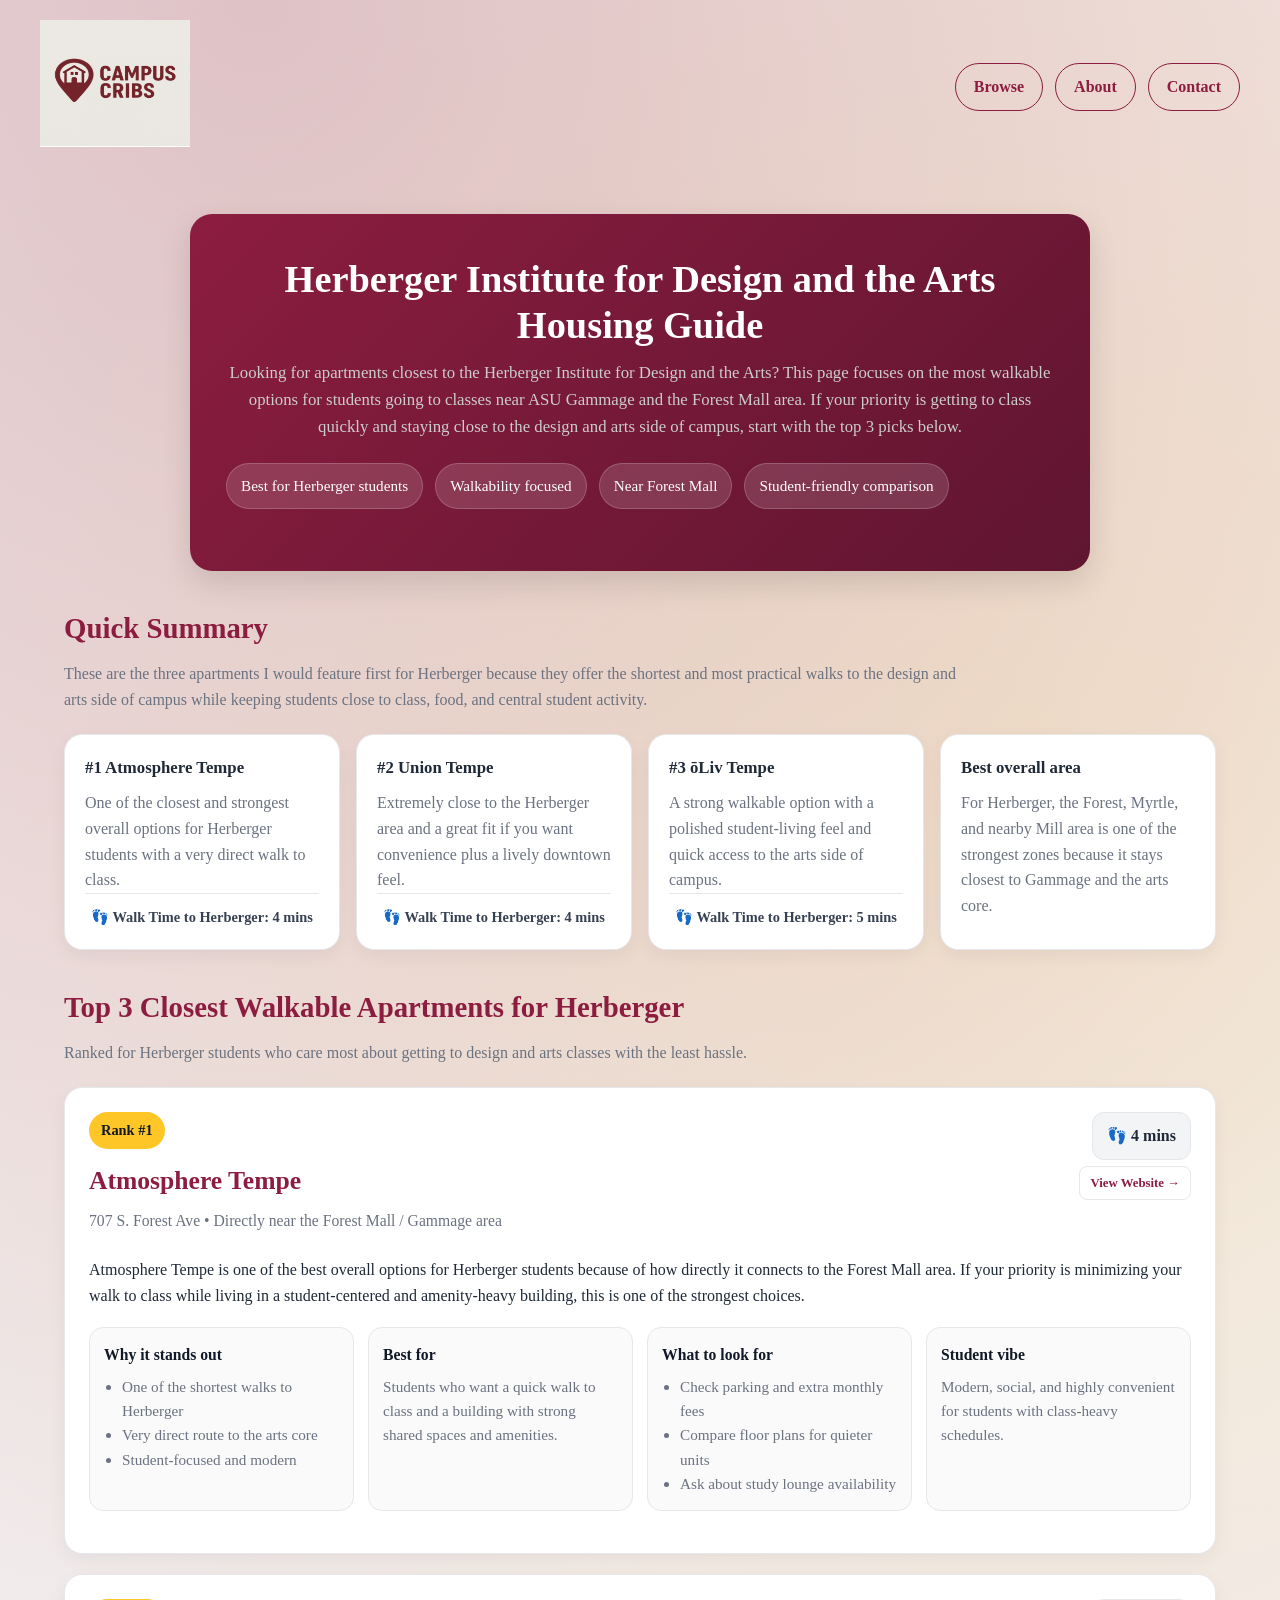
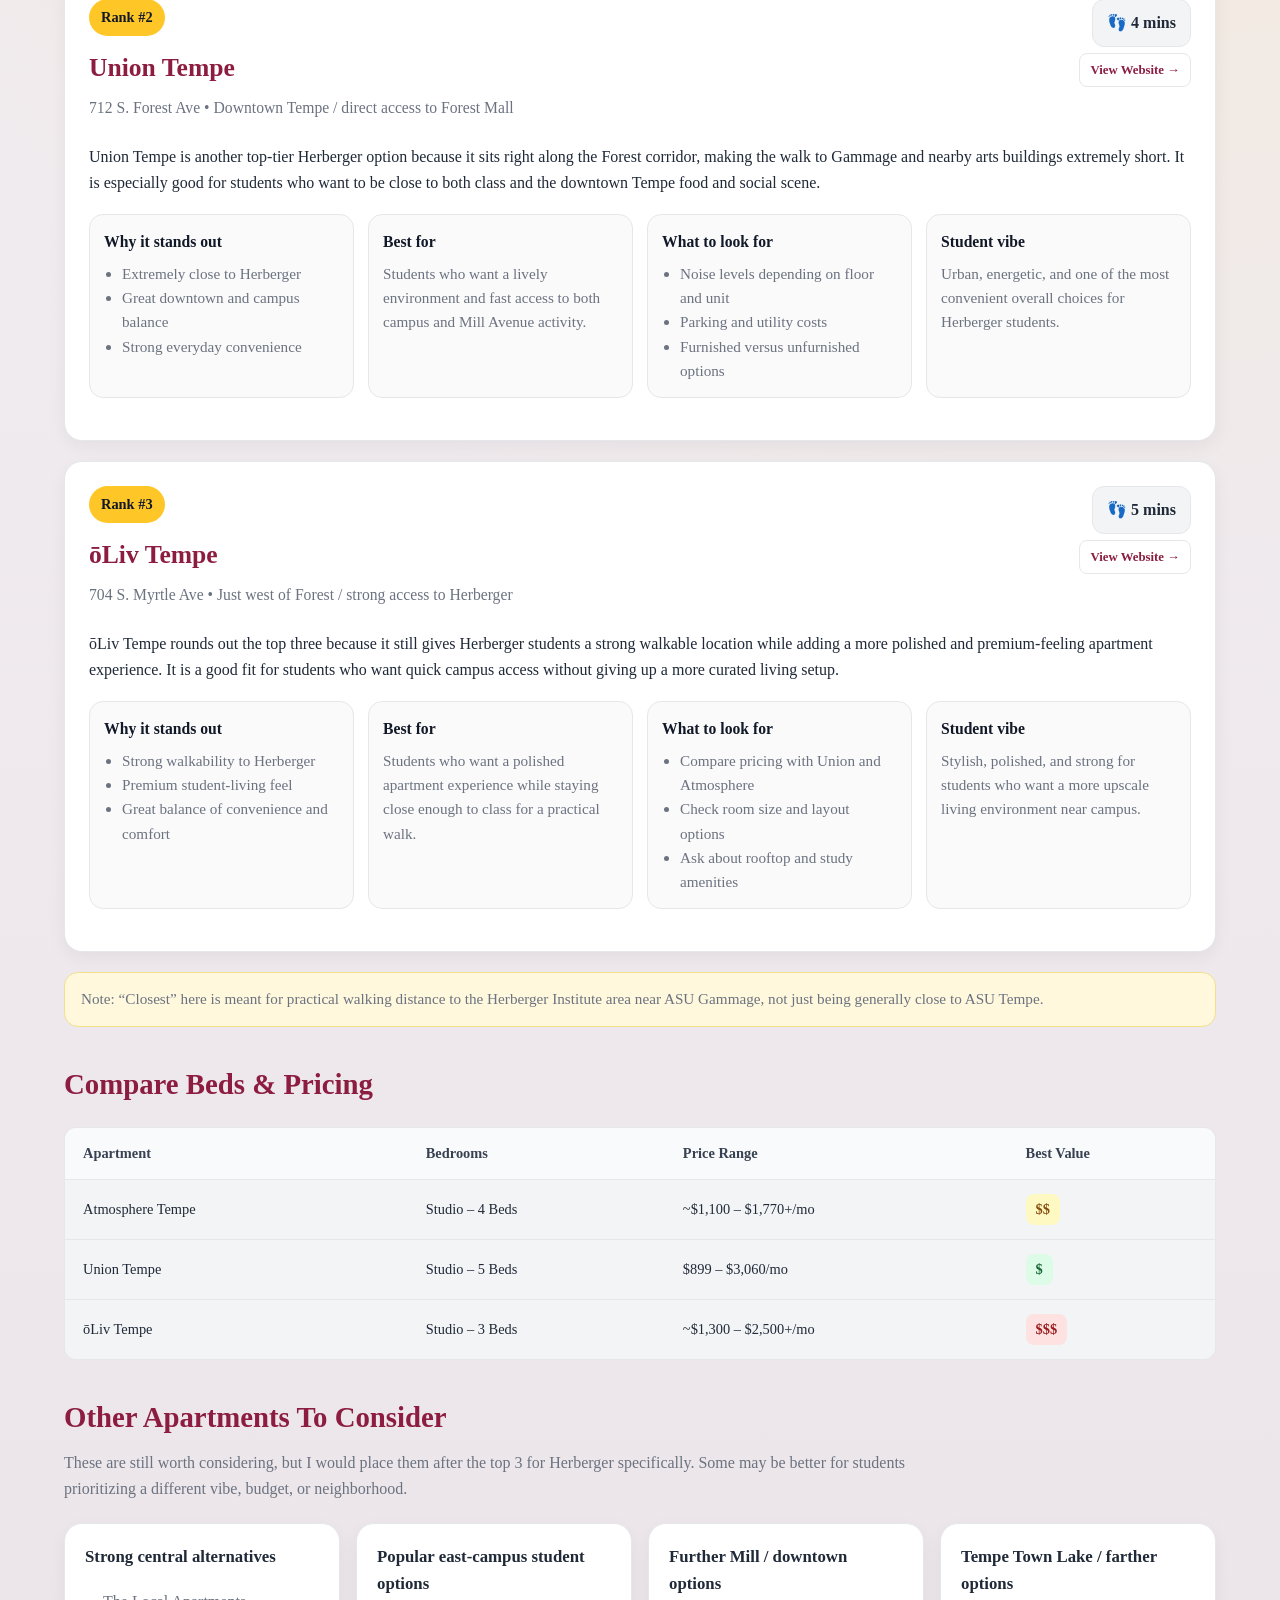
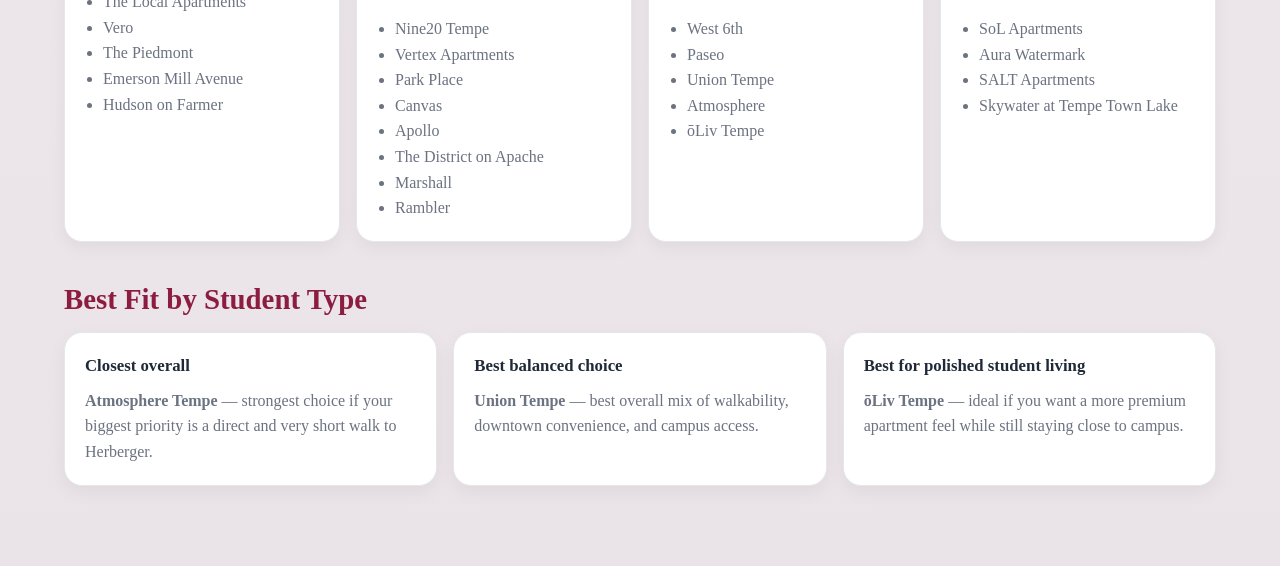
<file: Pages/herberger.html>
<!DOCTYPE html>
<html lang="en">
<head>
  <meta charset="UTF-8" />
  <meta name="viewport" content="width=device-width, initial-scale=1.0" />
  <title>Herberger Institute for Design and the Arts Housing</title>
  <link rel="stylesheet" href="../style.css" />
  <link rel="stylesheet" href="../school.css" />
</head>
<body>
  <!-- NAVBAR -->
  <header class="topbar">
    <a href="../index.html">
      <img src="../Assets/campuscribslogo.png" alt="Campus Cribs Logo" class="logo">
    </a>

    <div class="toplinks">
      <a href="browse.html" class="browse-btn">Browse</a>
      <a href="about.html">About</a>
      <a href="contact.html">Contact</a>
    </div>
  </header>

  <!-- PAGE CONTENT -->
  <main class="wpc-page">
    <section class="hero">
      <h1>Herberger Institute for Design and the Arts Housing Guide</h1>
      <p>
        Looking for apartments closest to the Herberger Institute for Design and the Arts? This page focuses
        on the most walkable options for students going to classes near ASU Gammage and the Forest Mall area.
        If your priority is getting to class quickly and staying close to the design and arts side of campus,
        start with the top 3 picks below.
      </p>

      <div class="hero-badges">
        <span class="badge">Best for Herberger students</span>
        <span class="badge">Walkability focused</span>
        <span class="badge">Near Forest Mall</span>
        <span class="badge">Student-friendly comparison</span>
      </div>
    </section>

    <section class="section">
      <h2>Quick Summary</h2>
      <p class="section-intro">
        These are the three apartments I would feature first for Herberger because they offer the shortest and
        most practical walks to the design and arts side of campus while keeping students close to class,
        food, and central student activity.
      </p>

      <div class="summary-grid">
        <div class="summary-card">
          <h3>#1 Atmosphere Tempe</h3>
          <p>One of the closest and strongest overall options for Herberger students with a very direct walk to class.</p>
          <div class="walk-time">
            👣 Walk Time to Herberger: 4 mins
          </div>
        </div>

        <div class="summary-card">
          <h3>#2 Union Tempe</h3>
          <p>Extremely close to the Herberger area and a great fit if you want convenience plus a lively downtown feel.</p>
          <div class="walk-time">
            👣 Walk Time to Herberger: 4 mins
          </div>
        </div>

        <div class="summary-card">
          <h3>#3 ōLiv Tempe</h3>
          <p>A strong walkable option with a polished student-living feel and quick access to the arts side of campus.</p>
          <div class="walk-time">
            👣 Walk Time to Herberger: 5 mins
          </div>
        </div>

        <div class="summary-card">
          <h3>Best overall area</h3>
          <p>For Herberger, the Forest, Myrtle, and nearby Mill area is one of the strongest zones because it stays closest to Gammage and the arts core.</p>
        </div>
      </div>
    </section>

    <section class="section">
      <h2>Top 3 Closest Walkable Apartments for Herberger</h2>
      <p class="section-intro">
        Ranked for Herberger students who care most about getting to design and arts classes with the least hassle.
      </p>

      <div class="apartment-list">
        <article class="apartment-card">
          <div class="apartment-top">
            <div>
              <span class="rank">Rank #1</span>
              <h3>Atmosphere Tempe</h3>
              <p class="location">707 S. Forest Ave • Directly near the Forest Mall / Gammage area</p>
            </div>
            <div class="header-right">
              <span class="walk-tag">👣 4 mins</span>

              <a href="https://atmospheretempe.com/" target="_blank" class="visit-btn">
                View Website →
              </a>
            </div>
          </div>

          <p>
            Atmosphere Tempe is one of the best overall options for Herberger students because of how directly
            it connects to the Forest Mall area. If your priority is minimizing your walk to class while living
            in a student-centered and amenity-heavy building, this is one of the strongest choices.
          </p>

          <div class="apartment-grid">
            <div class="mini-box">
              <h4>Why it stands out</h4>
              <ul>
                <li>One of the shortest walks to Herberger</li>
                <li>Very direct route to the arts core</li>
                <li>Student-focused and modern</li>
              </ul>
            </div>

            <div class="mini-box">
              <h4>Best for</h4>
              <p>
                Students who want a quick walk to class and a building with strong shared spaces and amenities.
              </p>
            </div>

            <div class="mini-box">
              <h4>What to look for</h4>
              <ul>
                <li>Check parking and extra monthly fees</li>
                <li>Compare floor plans for quieter units</li>
                <li>Ask about study lounge availability</li>
              </ul>
            </div>

            <div class="mini-box">
              <h4>Student vibe</h4>
              <p>
                Modern, social, and highly convenient for students with class-heavy schedules.
              </p>
            </div>
          </div>
        </article>

        <article class="apartment-card">
          <div class="apartment-top">
            <div>
              <span class="rank">Rank #2</span>
              <h3>Union Tempe</h3>
              <p class="location">712 S. Forest Ave • Downtown Tempe / direct access to Forest Mall</p>
            </div>
            <div class="header-right">
              <span class="walk-tag">👣 4 mins</span>

              <a href="https://www.uniontempe.com/" target="_blank" class="visit-btn">
                View Website →
              </a>
            </div>
          </div>

          <p>
            Union Tempe is another top-tier Herberger option because it sits right along the Forest corridor,
            making the walk to Gammage and nearby arts buildings extremely short. It is especially good for
            students who want to be close to both class and the downtown Tempe food and social scene.
          </p>

          <div class="apartment-grid">
            <div class="mini-box">
              <h4>Why it stands out</h4>
              <ul>
                <li>Extremely close to Herberger</li>
                <li>Great downtown and campus balance</li>
                <li>Strong everyday convenience</li>
              </ul>
            </div>

            <div class="mini-box">
              <h4>Best for</h4>
              <p>
                Students who want a lively environment and fast access to both campus and Mill Avenue activity.
              </p>
            </div>

            <div class="mini-box">
              <h4>What to look for</h4>
              <ul>
                <li>Noise levels depending on floor and unit</li>
                <li>Parking and utility costs</li>
                <li>Furnished versus unfurnished options</li>
              </ul>
            </div>

            <div class="mini-box">
              <h4>Student vibe</h4>
              <p>
                Urban, energetic, and one of the most convenient overall choices for Herberger students.
              </p>
            </div>
          </div>
        </article>

        <article class="apartment-card">
          <div class="apartment-top">
            <div>
              <span class="rank">Rank #3</span>
              <h3>ōLiv Tempe</h3>
              <p class="location">704 S. Myrtle Ave • Just west of Forest / strong access to Herberger</p>
            </div>
            <div class="header-right">
              <span class="walk-tag">👣 5 mins</span>

              <a href="https://olivtempe.com/" target="_blank" class="visit-btn">
                View Website →
              </a>
            </div>
          </div>

          <p>
            ōLiv Tempe rounds out the top three because it still gives Herberger students a strong walkable
            location while adding a more polished and premium-feeling apartment experience. It is a good fit for
            students who want quick campus access without giving up a more curated living setup.
          </p>

          <div class="apartment-grid">
            <div class="mini-box">
              <h4>Why it stands out</h4>
              <ul>
                <li>Strong walkability to Herberger</li>
                <li>Premium student-living feel</li>
                <li>Great balance of convenience and comfort</li>
              </ul>
            </div>

            <div class="mini-box">
              <h4>Best for</h4>
              <p>
                Students who want a polished apartment experience while staying close enough to class for a practical walk.
              </p>
            </div>

            <div class="mini-box">
              <h4>What to look for</h4>
              <ul>
                <li>Compare pricing with Union and Atmosphere</li>
                <li>Check room size and layout options</li>
                <li>Ask about rooftop and study amenities</li>
              </ul>
            </div>

            <div class="mini-box">
              <h4>Student vibe</h4>
              <p>
                Stylish, polished, and strong for students who want a more upscale living environment near campus.
              </p>
            </div>
          </div>
        </article>
      </div>

      <div class="note">
        Note: “Closest” here is meant for practical walking distance to the Herberger Institute area near ASU Gammage,
        not just being generally close to ASU Tempe.
      </div>
    </section>

    <section class="section">
      <h2>Compare Beds & Pricing</h2>

      <div class="comparison-table">
        <div class="table-header">
          <div>Apartment</div>
          <div>Bedrooms</div>
          <div>Price Range</div>
          <div>Best Value</div>
        </div>

        <div class="table-row">
          <div>Atmosphere Tempe</div>
          <div>Studio – 4 Beds</div>
          <div>~$1,100 – $1,770+/mo</div>
          <div class="tag mid">$$</div>
        </div>

        <div class="table-row">
          <div>Union Tempe</div>
          <div>Studio – 5 Beds</div>
          <div>$899 – $3,060/mo</div>
          <div class="tag best">$</div>
        </div>

        <div class="table-row">
          <div>ōLiv Tempe</div>
          <div>Studio – 3 Beds</div>
          <div>~$1,300 – $2,500+/mo</div>
          <div class="tag high">$$$</div>
        </div>
      </div>
    </section>

    <section class="section">
      <h2>Other Apartments To Consider</h2>
      <p class="section-intro">
        These are still worth considering, but I would place them after the top 3 for Herberger specifically.
        Some may be better for students prioritizing a different vibe, budget, or neighborhood.
      </p>

      <div class="group-grid">
        <div class="group-card">
          <h3>Strong central alternatives</h3>
          <ul>
            <li>The Local Apartments</li>
            <li>Vero</li>
            <li>The Piedmont</li>
            <li>Emerson Mill Avenue</li>
            <li>Hudson on Farmer</li>
          </ul>
        </div>

        <div class="group-card">
          <h3>Popular east-campus student options</h3>
          <ul>
            <li>Nine20 Tempe</li>
            <li>Vertex Apartments</li>
            <li>Park Place</li>
            <li>Canvas</li>
            <li>Apollo</li>
            <li>The District on Apache</li>
            <li>Marshall</li>
            <li>Rambler</li>
          </ul>
        </div>

        <div class="group-card">
          <h3>Further Mill / downtown options</h3>
          <ul>
            <li>West 6th</li>
            <li>Paseo</li>
            <li>Union Tempe</li>
            <li>Atmosphere</li>
            <li>ōLiv Tempe</li>
          </ul>
        </div>

        <div class="group-card">
          <h3>Tempe Town Lake / farther options</h3>
          <ul>
            <li>SoL Apartments</li>
            <li>Aura Watermark</li>
            <li>SALT Apartments</li>
            <li>Skywater at Tempe Town Lake</li>
          </ul>
        </div>
      </div>
    </section>

    <section class="section">
      <h2>Best Fit by Student Type</h2>
      <div class="compare-grid">
        <div class="compare-card">
          <h3>Closest overall</h3>
          <p><strong>Atmosphere Tempe</strong> — strongest choice if your biggest priority is a direct and very short walk to Herberger.</p>
        </div>

        <div class="compare-card">
          <h3>Best balanced choice</h3>
          <p><strong>Union Tempe</strong> — best overall mix of walkability, downtown convenience, and campus access.</p>
        </div>

        <div class="compare-card">
          <h3>Best for polished student living</h3>
          <p><strong>ōLiv Tempe</strong> — ideal if you want a more premium apartment feel while still staying close to campus.</p>
        </div>
      </div>
    </section>
  </main>
</body>
</html>
</file>
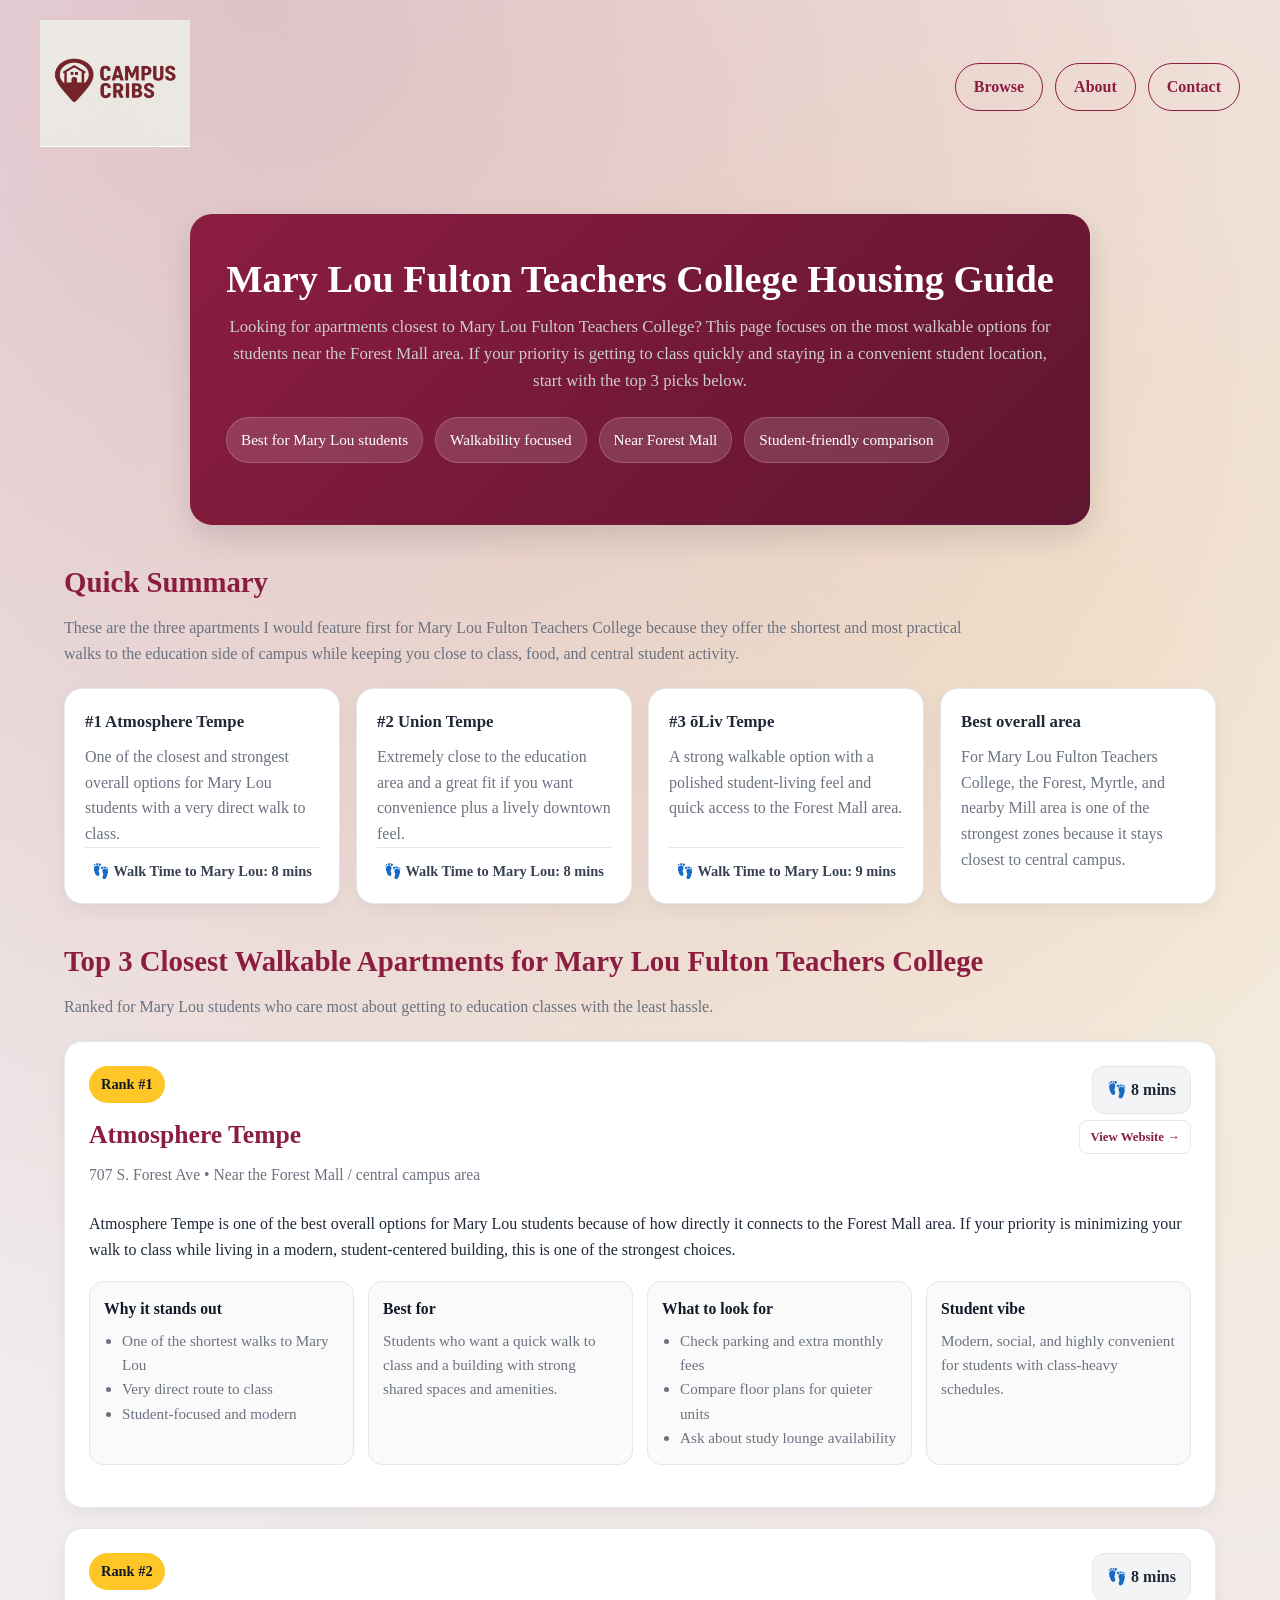
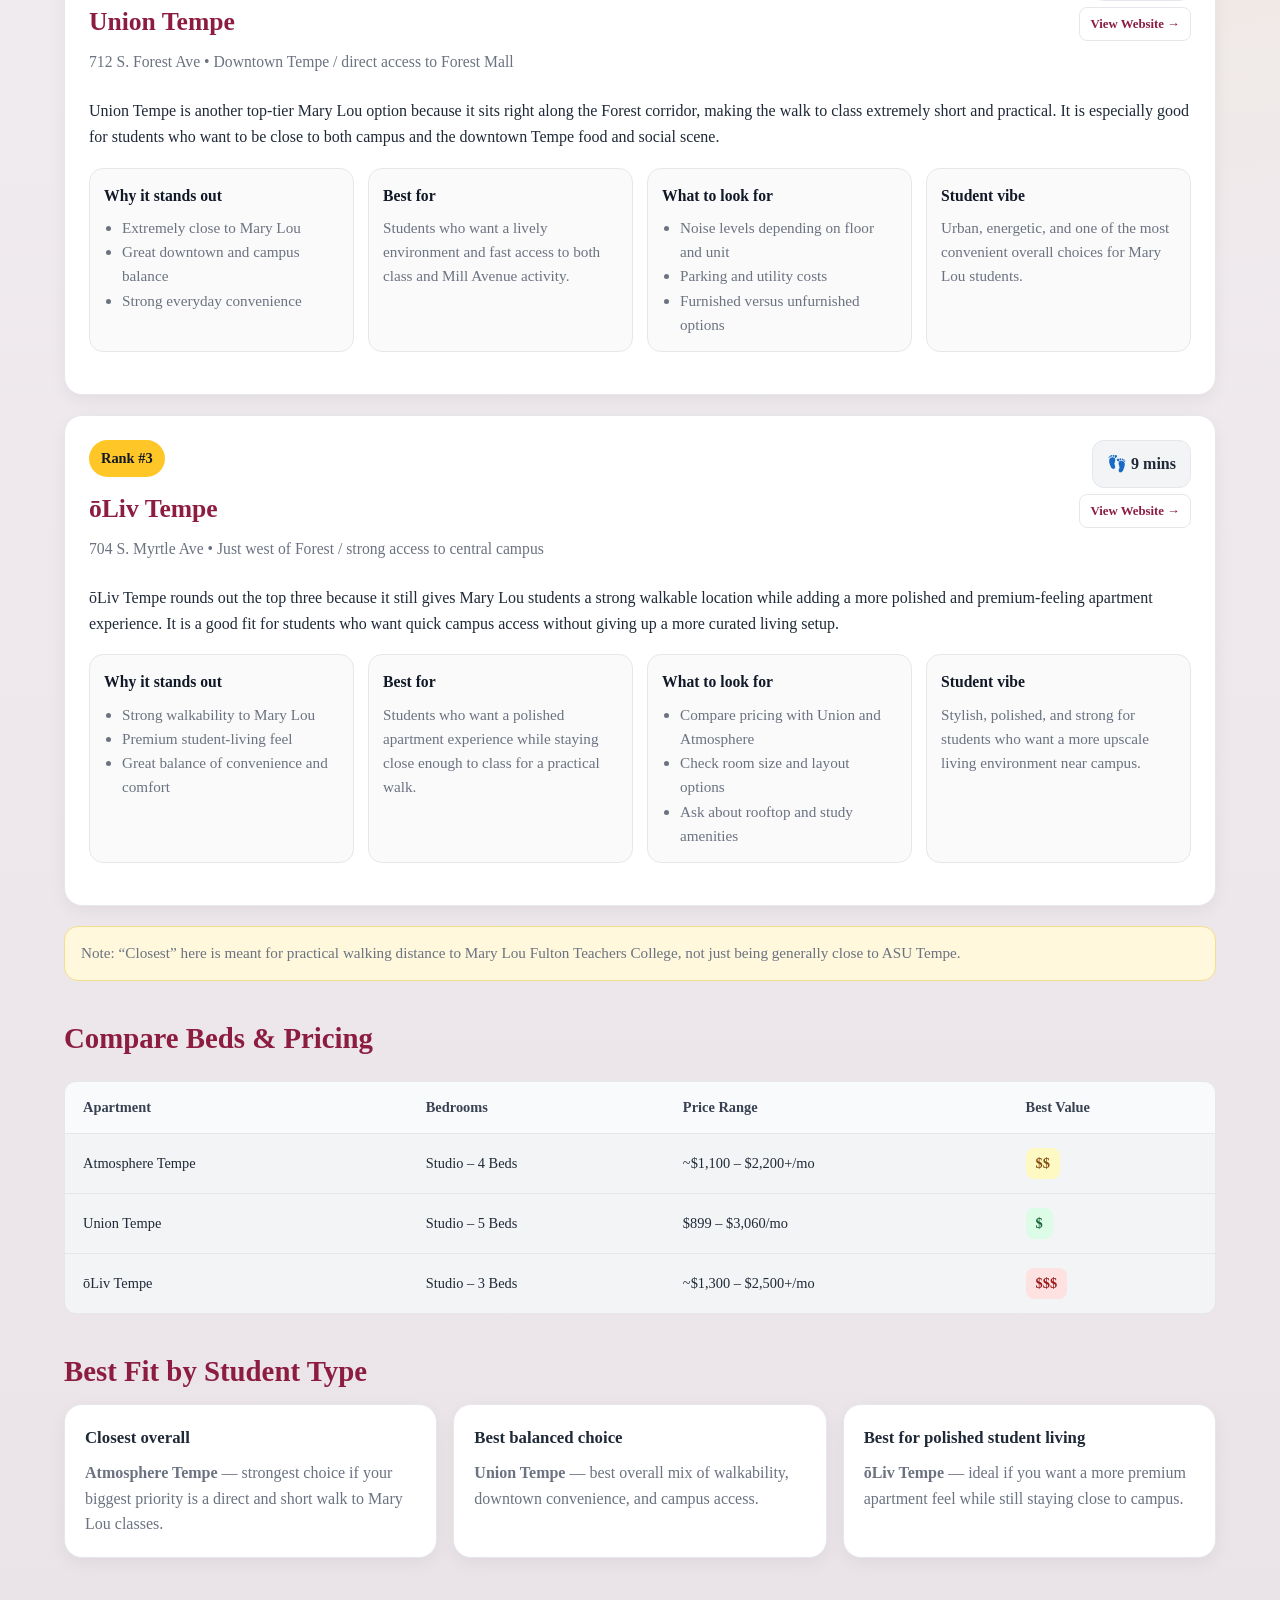
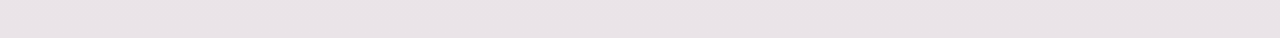
<file: Pages/maryloueducation.html>
<!DOCTYPE html>
<html lang="en">
<head>
  <meta charset="UTF-8" />
  <meta name="viewport" content="width=device-width, initial-scale=1.0" />
  <title>Mary Lou Fulton Teachers College Housing</title>
  <link rel="stylesheet" href="../style.css" />
  <link rel="stylesheet" href="../school.css" />
</head>
<body>
  <!-- NAVBAR -->
  <header class="topbar">
    <a href="../index.html">
      <img src="../Assets/campuscribslogo.png" alt="Campus Cribs Logo" class="logo">
    </a>

    <div class="toplinks">
      <a href="browse.html" class="browse-btn">Browse</a>
      <a href="about.html">About</a>
      <a href="contact.html">Contact</a>
    </div>
  </header>

  <!-- PAGE CONTENT -->
  <main class="wpc-page">
    <section class="hero">
      <h1>Mary Lou Fulton Teachers College Housing Guide</h1>
      <p>
        Looking for apartments closest to Mary Lou Fulton Teachers College? This page focuses on the most
        walkable options for students near the Forest Mall area. If your priority is getting to class quickly
        and staying in a convenient student location, start with the top 3 picks below.
      </p>

      <div class="hero-badges">
        <span class="badge">Best for Mary Lou students</span>
        <span class="badge">Walkability focused</span>
        <span class="badge">Near Forest Mall</span>
        <span class="badge">Student-friendly comparison</span>
      </div>
    </section>

    <section class="section">
      <h2>Quick Summary</h2>
      <p class="section-intro">
        These are the three apartments I would feature first for Mary Lou Fulton Teachers College because they
        offer the shortest and most practical walks to the education side of campus while keeping you close to
        class, food, and central student activity.
      </p>

      <div class="summary-grid">
        <div class="summary-card">
          <h3>#1 Atmosphere Tempe</h3>
          <p>One of the closest and strongest overall options for Mary Lou students with a very direct walk to class.</p>
          <div class="walk-time">
            👣 Walk Time to Mary Lou: 8 mins
          </div>
        </div>

        <div class="summary-card">
          <h3>#2 Union Tempe</h3>
          <p>Extremely close to the education area and a great fit if you want convenience plus a lively downtown feel.</p>
          <div class="walk-time">
            👣 Walk Time to Mary Lou: 8 mins
          </div>
        </div>

        <div class="summary-card">
          <h3>#3 ōLiv Tempe</h3>
          <p>A strong walkable option with a polished student-living feel and quick access to the Forest Mall area.</p>
          <div class="walk-time">
            👣 Walk Time to Mary Lou: 9 mins
          </div>
        </div>

        <div class="summary-card">
          <h3>Best overall area</h3>
          <p>For Mary Lou Fulton Teachers College, the Forest, Myrtle, and nearby Mill area is one of the strongest zones because it stays closest to central campus.</p>
        </div>
      </div>
    </section>

    <section class="section">
      <h2>Top 3 Closest Walkable Apartments for Mary Lou Fulton Teachers College</h2>
      <p class="section-intro">
        Ranked for Mary Lou students who care most about getting to education classes with the least hassle.
      </p>

      <div class="apartment-list">
        <article class="apartment-card">
          <div class="apartment-top">
            <div>
              <span class="rank">Rank #1</span>
              <h3>Atmosphere Tempe</h3>
              <p class="location">707 S. Forest Ave • Near the Forest Mall / central campus area</p>
            </div>
            <div class="header-right">
              <span class="walk-tag">👣 8 mins</span>

              <a href="https://atmospheretempe.com/" target="_blank" class="visit-btn">
                View Website →
              </a>
            </div>
          </div>

          <p>
            Atmosphere Tempe is one of the best overall options for Mary Lou students because of how directly
            it connects to the Forest Mall area. If your priority is minimizing your walk to class while living
            in a modern, student-centered building, this is one of the strongest choices.
          </p>

          <div class="apartment-grid">
            <div class="mini-box">
              <h4>Why it stands out</h4>
              <ul>
                <li>One of the shortest walks to Mary Lou</li>
                <li>Very direct route to class</li>
                <li>Student-focused and modern</li>
              </ul>
            </div>

            <div class="mini-box">
              <h4>Best for</h4>
              <p>
                Students who want a quick walk to class and a building with strong shared spaces and amenities.
              </p>
            </div>

            <div class="mini-box">
              <h4>What to look for</h4>
              <ul>
                <li>Check parking and extra monthly fees</li>
                <li>Compare floor plans for quieter units</li>
                <li>Ask about study lounge availability</li>
              </ul>
            </div>

            <div class="mini-box">
              <h4>Student vibe</h4>
              <p>
                Modern, social, and highly convenient for students with class-heavy schedules.
              </p>
            </div>
          </div>
        </article>

        <article class="apartment-card">
          <div class="apartment-top">
            <div>
              <span class="rank">Rank #2</span>
              <h3>Union Tempe</h3>
              <p class="location">712 S. Forest Ave • Downtown Tempe / direct access to Forest Mall</p>
            </div>
            <div class="header-right">
              <span class="walk-tag">👣 8 mins</span>

              <a href="https://www.uniontempe.com/" target="_blank" class="visit-btn">
                View Website →
              </a>
            </div>
          </div>

          <p>
            Union Tempe is another top-tier Mary Lou option because it sits right along the Forest corridor,
            making the walk to class extremely short and practical. It is especially good for students who
            want to be close to both campus and the downtown Tempe food and social scene.
          </p>

          <div class="apartment-grid">
            <div class="mini-box">
              <h4>Why it stands out</h4>
              <ul>
                <li>Extremely close to Mary Lou</li>
                <li>Great downtown and campus balance</li>
                <li>Strong everyday convenience</li>
              </ul>
            </div>

            <div class="mini-box">
              <h4>Best for</h4>
              <p>
                Students who want a lively environment and fast access to both class and Mill Avenue activity.
              </p>
            </div>

            <div class="mini-box">
              <h4>What to look for</h4>
              <ul>
                <li>Noise levels depending on floor and unit</li>
                <li>Parking and utility costs</li>
                <li>Furnished versus unfurnished options</li>
              </ul>
            </div>

            <div class="mini-box">
              <h4>Student vibe</h4>
              <p>
                Urban, energetic, and one of the most convenient overall choices for Mary Lou students.
              </p>
            </div>
          </div>
        </article>

        <article class="apartment-card">
          <div class="apartment-top">
            <div>
              <span class="rank">Rank #3</span>
              <h3>ōLiv Tempe</h3>
              <p class="location">704 S. Myrtle Ave • Just west of Forest / strong access to central campus</p>
            </div>
            <div class="header-right">
              <span class="walk-tag">👣 9 mins</span>

              <a href="https://olivtempe.com/" target="_blank" class="visit-btn">
                View Website →
              </a>
            </div>
          </div>

          <p>
            ōLiv Tempe rounds out the top three because it still gives Mary Lou students a strong walkable
            location while adding a more polished and premium-feeling apartment experience. It is a good fit for
            students who want quick campus access without giving up a more curated living setup.
          </p>

          <div class="apartment-grid">
            <div class="mini-box">
              <h4>Why it stands out</h4>
              <ul>
                <li>Strong walkability to Mary Lou</li>
                <li>Premium student-living feel</li>
                <li>Great balance of convenience and comfort</li>
              </ul>
            </div>

            <div class="mini-box">
              <h4>Best for</h4>
              <p>
                Students who want a polished apartment experience while staying close enough to class for a practical walk.
              </p>
            </div>

            <div class="mini-box">
              <h4>What to look for</h4>
              <ul>
                <li>Compare pricing with Union and Atmosphere</li>
                <li>Check room size and layout options</li>
                <li>Ask about rooftop and study amenities</li>
              </ul>
            </div>

            <div class="mini-box">
              <h4>Student vibe</h4>
              <p>
                Stylish, polished, and strong for students who want a more upscale living environment near campus.
              </p>
            </div>
          </div>
        </article>
      </div>

      <div class="note">
        Note: “Closest” here is meant for practical walking distance to Mary Lou Fulton Teachers College,
        not just being generally close to ASU Tempe.
      </div>
    </section>

    <section class="section">
      <h2>Compare Beds & Pricing</h2>

      <div class="comparison-table">
        <div class="table-header">
          <div>Apartment</div>
          <div>Bedrooms</div>
          <div>Price Range</div>
          <div>Best Value</div>
        </div>

        <div class="table-row">
          <div>Atmosphere Tempe</div>
          <div>Studio – 4 Beds</div>
          <div>~$1,100 – $2,200+/mo</div>
          <div class="tag mid">$$</div>
        </div>

        <div class="table-row">
          <div>Union Tempe</div>
          <div>Studio – 5 Beds</div>
          <div>$899 – $3,060/mo</div>
          <div class="tag best">$</div>
        </div>

        <div class="table-row">
          <div>ōLiv Tempe</div>
          <div>Studio – 3 Beds</div>
          <div>~$1,300 – $2,500+/mo</div>
          <div class="tag high">$$$</div>
        </div>
      </div>
    </section>

    <section class="section">
      <h2>Best Fit by Student Type</h2>
      <div class="compare-grid">
        <div class="compare-card">
          <h3>Closest overall</h3>
          <p><strong>Atmosphere Tempe</strong> — strongest choice if your biggest priority is a direct and short walk to Mary Lou classes.</p>
        </div>

        <div class="compare-card">
          <h3>Best balanced choice</h3>
          <p><strong>Union Tempe</strong> — best overall mix of walkability, downtown convenience, and campus access.</p>
        </div>

        <div class="compare-card">
          <h3>Best for polished student living</h3>
          <p><strong>ōLiv Tempe</strong> — ideal if you want a more premium apartment feel while still staying close to campus.</p>
        </div>
      </div>
    </section>
  </main>
</body>
</html>
</file>
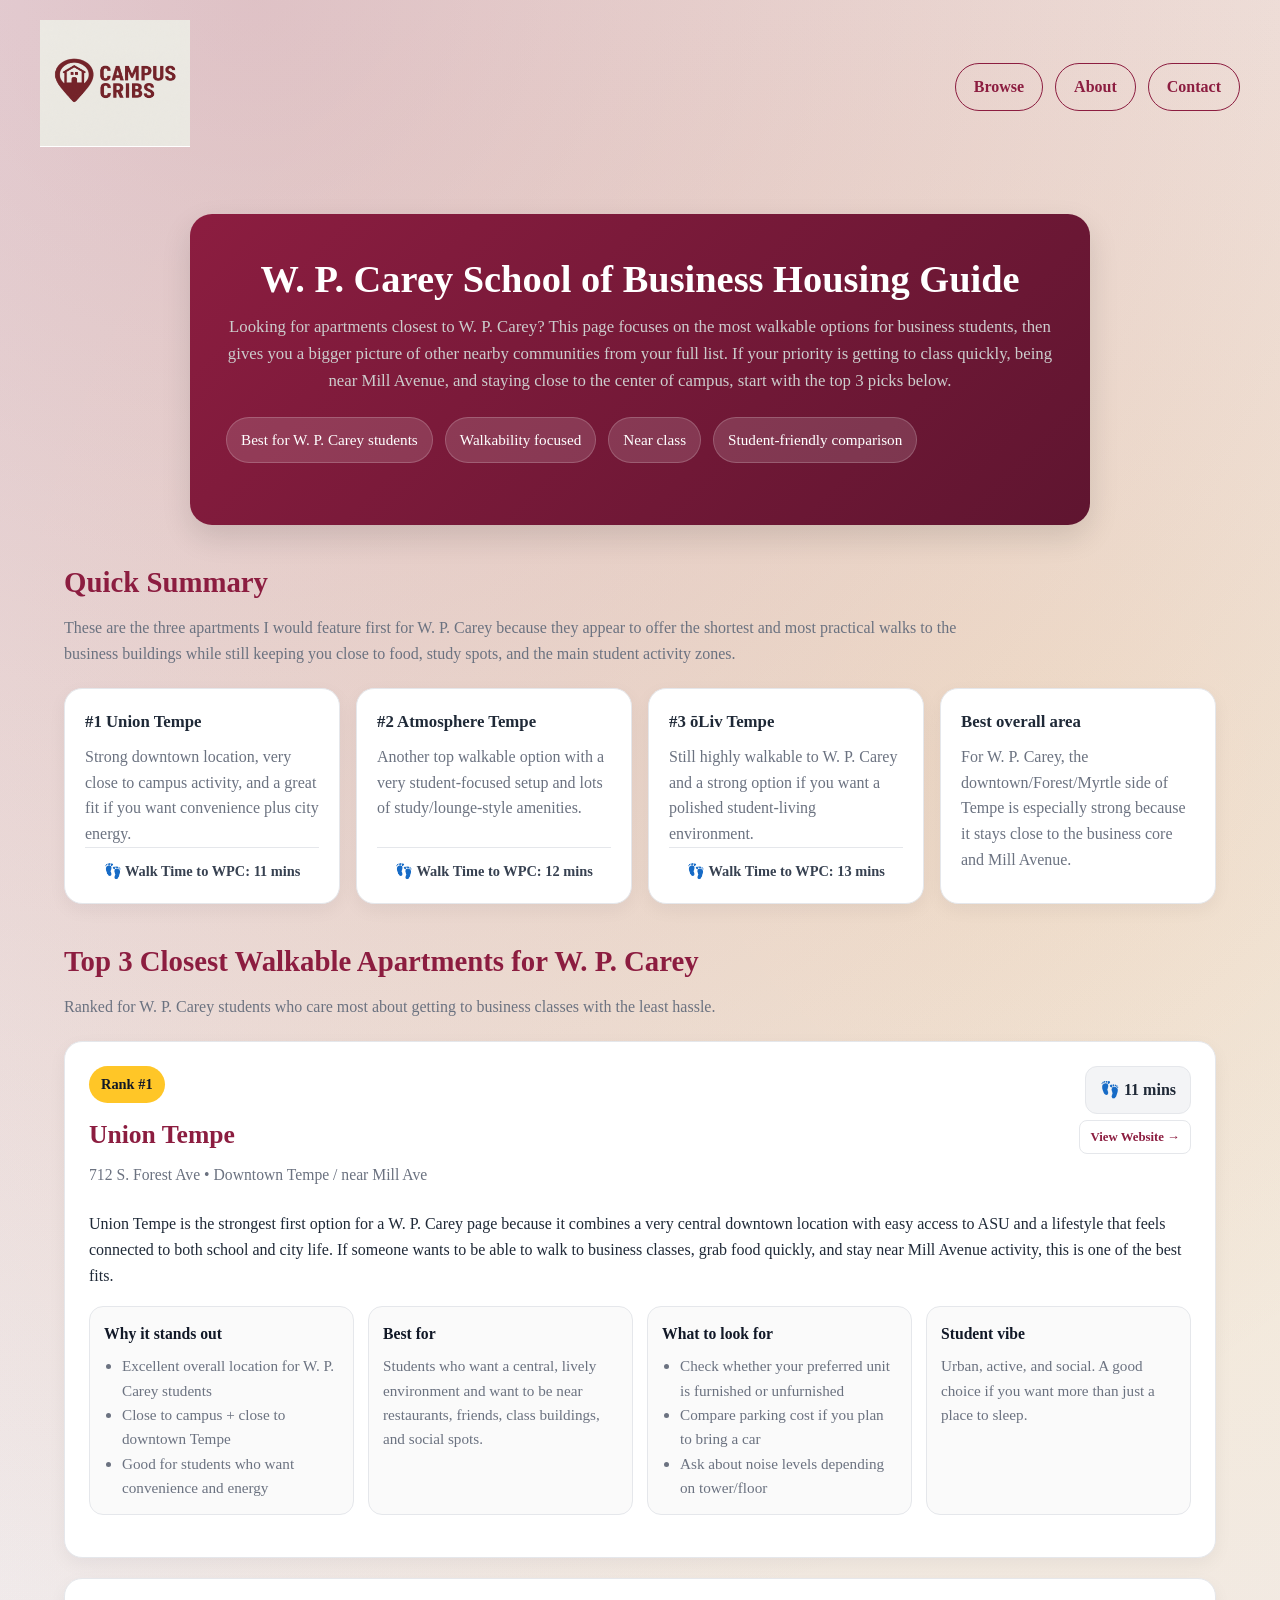
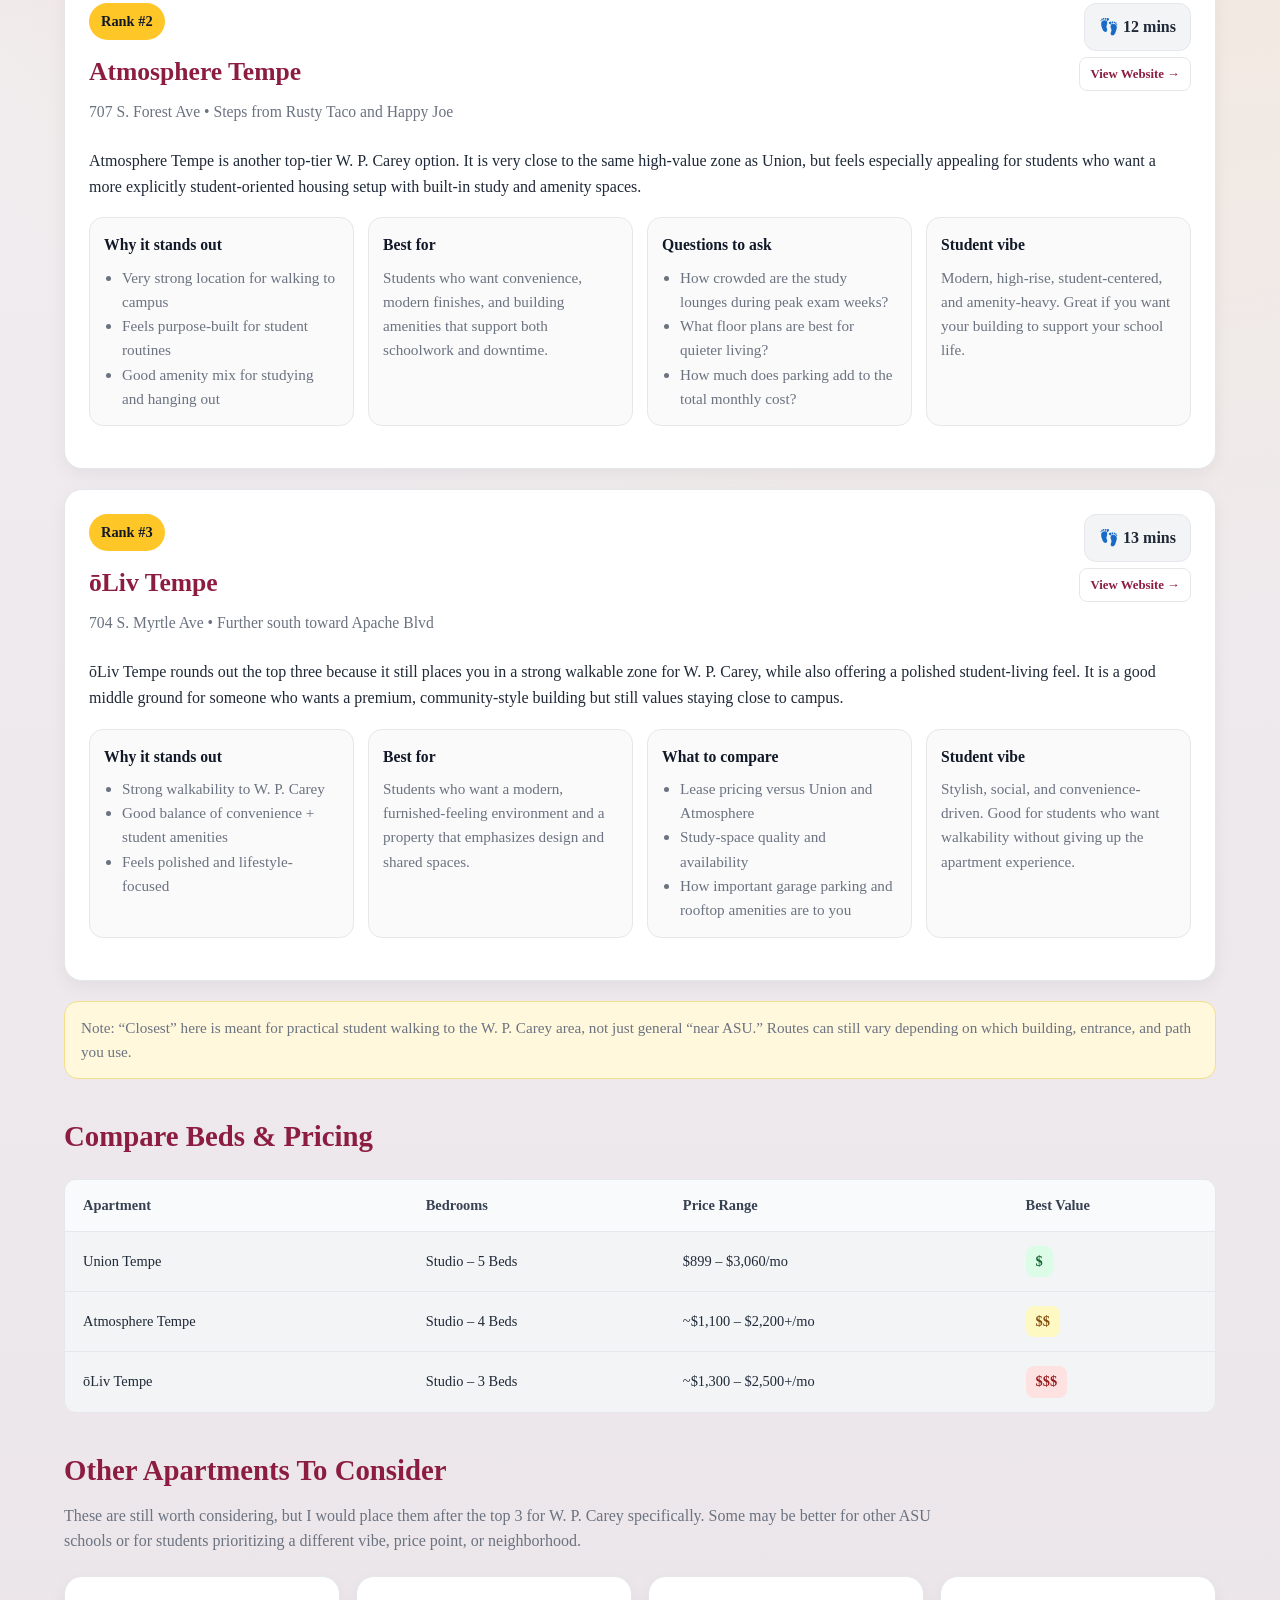
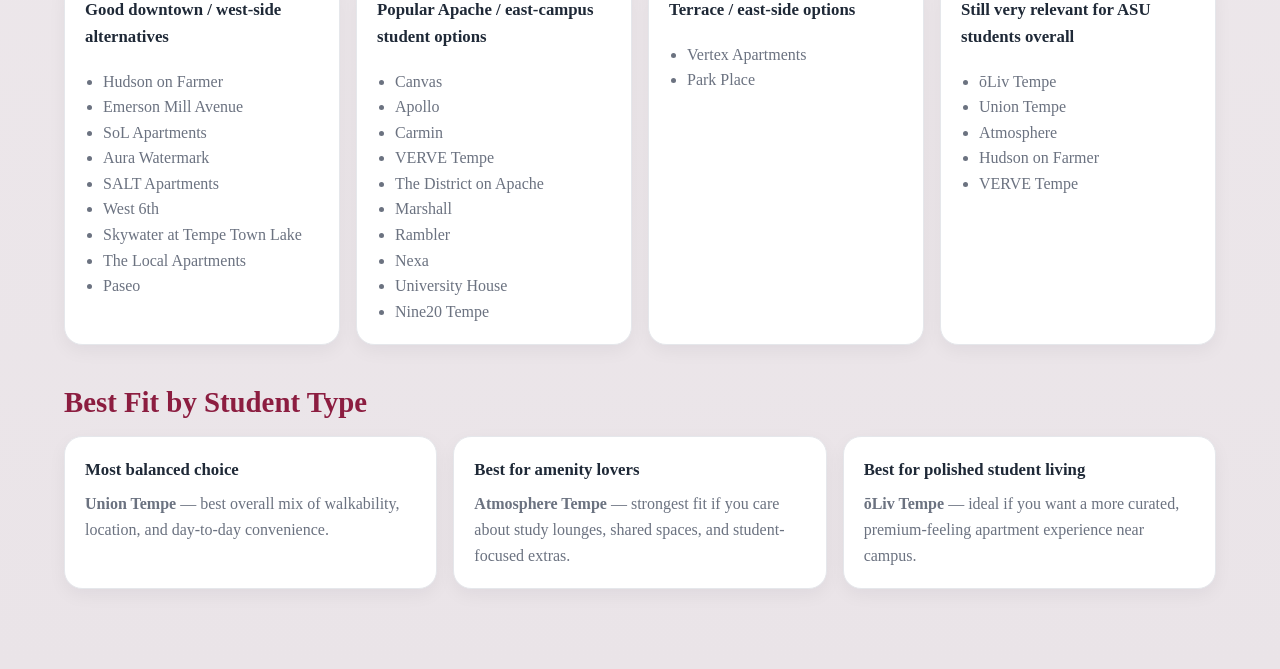
<file: Pages/wpc.html>
<!DOCTYPE html>
<html lang="en">
<head>
  <meta charset="UTF-8" />
  <meta name="viewport" content="width=device-width, initial-scale=1.0" />
  <title>W. P. Carey Housing</title>
  <link rel="stylesheet" href="../style.css" />
  <link rel="stylesheet" href="../school.css" />

</head>
<body>
      <!-- NAVBAR -->
<header class="topbar">
  <a href="../index.html">
    <img src="../Assets/campuscribslogo.png" alt="Campus Cribs Logo" class="logo">
  </a>

  <div class="toplinks">
    <a href="browse.html" class="browse-btn">Browse</a>
    <a href="about.html">About</a>
    <a href="contact.html">Contact</a>
  </div>
</header>
  <!-- PAGE CONTENT -->
  <main class="wpc-page">
    <section class="hero">
      <h1>W. P. Carey School of Business Housing Guide</h1>
      <p>
        Looking for apartments closest to W. P. Carey? This page focuses on the most walkable options
        for business students, then gives you a bigger picture of other nearby communities from your full list.
        If your priority is getting to class quickly, being near Mill Avenue, and staying close to the center of campus,
        start with the top 3 picks below.
      </p>

      <div class="hero-badges">
        <span class="badge">Best for W. P. Carey students</span>
        <span class="badge">Walkability focused</span>
        <span class="badge">Near class</span>
        <span class="badge">Student-friendly comparison</span>
      </div>
    </section>

    <section class="section">
      <h2>Quick Summary</h2>
      <p class="section-intro">
        These are the three apartments I would feature first for W. P. Carey because they appear to offer
        the shortest and most practical walks to the business buildings while still keeping you close to food,
        study spots, and the main student activity zones.
      </p>

      <div class="summary-grid">
        <div class="summary-card">
          <h3>#1 Union Tempe</h3>
          <p>Strong downtown location, very close to campus activity, and a great fit if you want convenience plus city energy.</p>
            <div class="walk-time">
                👣 Walk Time to WPC: 11 mins
            </div>
        </div>
        <div class="summary-card">
          <h3>#2 Atmosphere Tempe</h3>
          <p>Another top walkable option with a very student-focused setup and lots of study/lounge-style amenities.</p>
            <div class="walk-time">
                👣 Walk Time to WPC: 12 mins
            </div>
        </div>
        <div class="summary-card">
          <h3>#3 ōLiv Tempe</h3>
          <p>Still highly walkable to W. P. Carey and a strong option if you want a polished student-living environment.</p>
            <div class="walk-time">
                👣 Walk Time to WPC: 13 mins
            </div>
        </div>
        <div class="summary-card">
          <h3>Best overall area</h3>
          <p>For W. P. Carey, the downtown/Forest/Myrtle side of Tempe is especially strong because it stays close to the business core and Mill Avenue.</p>
        </div>
      </div>
    </section>

    <section class="section">
      <h2>Top 3 Closest Walkable Apartments for W. P. Carey</h2>
      <p class="section-intro">
        Ranked for W. P. Carey students who care most about getting to business classes with the least hassle.
      </p>

      <div class="apartment-list">
        <article class="apartment-card">
          <div class="apartment-top">
            <div>
              <span class="rank">Rank #1</span>
              <h3>Union Tempe</h3>
              <p class="location">712 S. Forest Ave • Downtown Tempe / near Mill Ave</p>
            </div>
            <div class="header-right">
                <span class="walk-tag">👣 11 mins</span>

                <a href="https://www.uniontempe.com/" target="_blank" class="visit-btn">
                View Website →
                </a>
            </div>
          </div>

          <p>
            Union Tempe is the strongest first option for a W. P. Carey page because it combines a very central
            downtown location with easy access to ASU and a lifestyle that feels connected to both school and city life.
            If someone wants to be able to walk to business classes, grab food quickly, and stay near Mill Avenue activity,
            this is one of the best fits.
          </p>

          <div class="apartment-grid">
            <div class="mini-box">
              <h4>Why it stands out</h4>
              <ul>
                <li>Excellent overall location for W. P. Carey students</li>
                <li>Close to campus + close to downtown Tempe</li>
                <li>Good for students who want convenience and energy</li>
              </ul>
            </div>

            <div class="mini-box">
              <h4>Best for</h4>
              <p>
                Students who want a central, lively environment and want to be near restaurants, friends,
                class buildings, and social spots.
              </p>
            </div>

            <div class="mini-box">
              <h4>What to look for</h4>
              <ul>
                <li>Check whether your preferred unit is furnished or unfurnished</li>
                <li>Compare parking cost if you plan to bring a car</li>
                <li>Ask about noise levels depending on tower/floor</li>
              </ul>
            </div>

            <div class="mini-box">
              <h4>Student vibe</h4>
              <p>
                Urban, active, and social. A good choice if you want more than just a place to sleep.
              </p>
            </div>
          </div>
        </article>

        <article class="apartment-card">
          <div class="apartment-top">
            <div>
              <span class="rank">Rank #2</span>
              <h3>Atmosphere Tempe</h3>
              <p class="location">707 S. Forest Ave • Steps from Rusty Taco and Happy Joe</p>
            </div>
            <div class="header-right">
                <span class="walk-tag">👣 12 mins</span>

                <a href="https://atmospheretempe.com/" target="_blank" class="visit-btn">
                View Website →
                </a>
            </div>
          </div>

          <p>
            Atmosphere Tempe is another top-tier W. P. Carey option. It is very close to the same high-value zone as Union,
            but feels especially appealing for students who want a more explicitly student-oriented housing setup with
            built-in study and amenity spaces.
          </p>

          <div class="apartment-grid">
            <div class="mini-box">
              <h4>Why it stands out</h4>
              <ul>
                <li>Very strong location for walking to campus</li>
                <li>Feels purpose-built for student routines</li>
                <li>Good amenity mix for studying and hanging out</li>
              </ul>
            </div>

            <div class="mini-box">
              <h4>Best for</h4>
              <p>
                Students who want convenience, modern finishes, and building amenities that support both schoolwork
                and downtime.
              </p>
            </div>

            <div class="mini-box">
              <h4>Questions to ask</h4>
              <ul>
                <li>How crowded are the study lounges during peak exam weeks?</li>
                <li>What floor plans are best for quieter living?</li>
                <li>How much does parking add to the total monthly cost?</li>
              </ul>
            </div>

            <div class="mini-box">
              <h4>Student vibe</h4>
              <p>
                Modern, high-rise, student-centered, and amenity-heavy. Great if you want your building to support your school life.
              </p>
            </div>
          </div>
        </article>

        <article class="apartment-card">
          <div class="apartment-top">
            <div>
              <span class="rank">Rank #3</span>
              <h3>ōLiv Tempe</h3>
              <p class="location">704 S. Myrtle Ave • Further south toward Apache Blvd</p>
            </div>
            <div class="header-right">
                <span class="walk-tag">👣 13 mins</span>

                <a href="https://olivtempe.com/" target="_blank" class="visit-btn">
                View Website →
                </a>
            </div>
          </div>

          <p>
            ōLiv Tempe rounds out the top three because it still places you in a strong walkable zone for W. P. Carey,
            while also offering a polished student-living feel. It is a good middle ground for someone who wants a premium,
            community-style building but still values staying close to campus.
          </p>

          <div class="apartment-grid">
            <div class="mini-box">
              <h4>Why it stands out</h4>
              <ul>
                <li>Strong walkability to W. P. Carey</li>
                <li>Good balance of convenience + student amenities</li>
                <li>Feels polished and lifestyle-focused</li>
              </ul>
            </div>

            <div class="mini-box">
              <h4>Best for</h4>
              <p>
                Students who want a modern, furnished-feeling environment and a property that emphasizes design and shared spaces.
              </p>
            </div>

            <div class="mini-box">
              <h4>What to compare</h4>
              <ul>
                <li>Lease pricing versus Union and Atmosphere</li>
                <li>Study-space quality and availability</li>
                <li>How important garage parking and rooftop amenities are to you</li>
              </ul>
            </div>

            <div class="mini-box">
              <h4>Student vibe</h4>
              <p>
                Stylish, social, and convenience-driven. Good for students who want walkability without giving up the apartment experience.
              </p>
            </div>
          </div>
        </article>
      </div>

      <div class="note">
        Note: “Closest” here is meant for practical student walking to the W. P. Carey area, not just general “near ASU.”
        Routes can still vary depending on which building, entrance, and path you use.
      </div>
    </section>

<section class="section">
  <h2>Compare Beds & Pricing</h2>

  <div class="comparison-table">

    <div class="table-header">
      <div>Apartment</div>
      <div>Bedrooms</div>
      <div>Price Range</div>
      <div>Best Value</div>
    </div>

    <div class="table-row">
      <div>Union Tempe</div>
      <div>Studio – 5 Beds</div>
      <div>$899 – $3,060/mo</div>
      <div class="tag best">$</div>
    </div>

    <div class="table-row">
      <div>Atmosphere Tempe</div>
      <div>Studio – 4 Beds</div>
      <div>~$1,100 – $2,200+/mo</div>
      <div class="tag mid">$$</div>
    </div>

    <div class="table-row">
      <div>ōLiv Tempe</div>
      <div>Studio – 3 Beds</div>
      <div>~$1,300 – $2,500+/mo</div>
      <div class="tag high">$$$</div>
    </div>

  </div>
</section>

    <section class="section">
      <h2>Other Apartments To Consider</h2>
      <p class="section-intro">
        These are still worth considering, but I would place them after the top 3 for W. P. Carey specifically.
        Some may be better for other ASU schools or for students prioritizing a different vibe, price point, or neighborhood.
      </p>

      <div class="group-grid">
        <div class="group-card">
          <h3>Good downtown / west-side alternatives</h3>
          <ul>
            <li>Hudson on Farmer</li>
            <li>Emerson Mill Avenue</li>
            <li>SoL Apartments</li>
            <li>Aura Watermark</li>
            <li>SALT Apartments</li>
            <li>West 6th</li>
            <li>Skywater at Tempe Town Lake</li>
            <li>The Local Apartments</li>
            <li>Paseo</li>
          </ul>
        </div>

        <div class="group-card">
          <h3>Popular Apache / east-campus student options</h3>
          <ul>
            <li>Canvas</li>
            <li>Apollo</li>
            <li>Carmin</li>
            <li>VERVE Tempe</li>
            <li>The District on Apache</li>
            <li>Marshall</li>
            <li>Rambler</li>
            <li>Nexa</li>
            <li>University House</li>
            <li>Nine20 Tempe</li>
          </ul>
        </div>

        <div class="group-card">
          <h3>Terrace / east-side options</h3>
          <ul>
            <li>Vertex Apartments</li>
            <li>Park Place</li>
          </ul>
        </div>

        <div class="group-card">
          <h3>Still very relevant for ASU students overall</h3>
          <ul>
            <li>ōLiv Tempe</li>
            <li>Union Tempe</li>
            <li>Atmosphere</li>
            <li>Hudson on Farmer</li>
            <li>VERVE Tempe</li>
          </ul>
        </div>
      </div>
    </section>

    <section class="section">
      <h2>Best Fit by Student Type</h2>
      <div class="compare-grid">
        <div class="compare-card">
          <h3>Most balanced choice</h3>
          <p><strong>Union Tempe</strong> — best overall mix of walkability, location, and day-to-day convenience.</p>
        </div>

        <div class="compare-card">
          <h3>Best for amenity lovers</h3>
          <p><strong>Atmosphere Tempe</strong> — strongest fit if you care about study lounges, shared spaces, and student-focused extras.</p>
        </div>

        <div class="compare-card">
          <h3>Best for polished student living</h3>
          <p><strong>ōLiv Tempe</strong> — ideal if you want a more curated, premium-feeling apartment experience near campus.</p>
        </div>
      </div>
    </section>
  </main>
</body>
</html>
</file>
<file: style.css>
/* RESET */
* {
    margin: 0;
    padding: 0;
    box-sizing: border-box;
    font-family: Gill Sans, san-serif;
}

/* BODY BACKGROUND (main page) */
body {
    min-height: 100vh;
    background: radial-gradient(circle at top right, #6b0000, #1a0000);
    background-repeat: no-repeat;
    background-attachment: fixed;
    color: white;
}

/* HEADER */
header {
    background: linear-gradient(circle at top right, #6b0000, #1a0000);
    color: white;
    padding: 1rem;
}

/* NAVBAR */
nav {
    display: flex;
    justify-content: space-between; /* keeps links on sides */
    align-items: center; /* vertically center everything */
    padding: 1rem 0;
}

/* NAV LINKS */
nav ul {
    list-style: none;
    display: flex;
    gap: 1rem;
}

nav a {
    color: white;
    text-decoration: none;
}

/* CENTERED LOGO */
.logo img {
    width: 150px;
    height: auto;
    margin-bottom: 10px; /* space between logo and links */
}

.logo img {
    width: 150px;
    height: auto;
    margin-bottom: 10px; /* space between logo and links */
}

/* OPTIONAL LEFT/RIGHT GROUPS */
.left, .right {
    display: flex;
    gap: 1rem;
    list-style: none;
}

/* Nav links styling (underneath logo) */
.nav-links {
    list-style: none;
    display: flex;
    gap: 2rem; /* spacing between links */
    padding: 0;
    margin: 0;
}

.nav-links li a {
    color: white;
    text-decoration: none;
    font-weight: bold;
}

.nav-links li a:hover {
    text-decoration: underline;
}

/* ================= HERO SECTION ================= */
.hero {
    text-align: center;
    padding: 120px 20px;
    max-width: 900px;
    margin: auto;
}

/* BADGE */
.badge {
    display: inline-block;
    background: rgba(255,255,255,0.1);
    padding: 8px 16px;
    border-radius: 20px;
    font-size: 14px;
    margin-bottom: 20px;
}

/* HEADLINE */
.hero h1 {
    font-size: 48px;
    line-height: 1.2;
    margin-bottom: 20px;
}

/* HIGHLIGHT TEXT */
.highlight {
    color: #ff4d6d;
}

/* SUBTEXT */
.hero p {
    color: #ccc;
    margin-bottom: 30px;
}

/* BUTTON */
button,
.cta {
    background: linear-gradient(90deg, #ff4d6d, #ff1a1a);
    border: none;
    padding: 12px 24px;
    border-radius: 30px;
    color: white;
    cursor: pointer;
    transition: 0.3s;
}

button:hover,
.cta:hover {
    transform: scale(1.05);
}

/* TRUST ROW */
.logos {
    margin-top: 60px;
    display: flex;
    justify-content: center;
    gap: 40px;
    color: #aaa;
    font-size: 14px;
}

/* ================= ABOUT PAGE ================= */
.about-wrapper {
    height: 100vh;
    background-color: #970a29; 
    
    display: flex;
    justify-content: center;
    align-items: center;
}

.about-container {
    text-align: center;
    max-width: 700px;
    padding: 30px;
    color: white; 
}

.about-container p {
    margin-top: 15px;
    line-height: 1.6;
}

/* ================= CONTACT PAGE ================= */
body.contact-page {
    background: #FFF9C4; /* pastel yellow */
    color: black;
}

/* TEAM SECTION */
.team-container {
    display: flex;
    justify-content: center;
    gap: 40px;
    margin-top: 50px;
    flex-wrap: wrap;
}

.team-member {
    text-align: center;
}

.team-member img {
    width: 150px;
    height: 150px;
    border-radius: 50%;
    object-fit: cover;
    border: 3px solid #800000;
}

.team-member p {
    margin-top: 10px;
    font-weight: bold;
    color: #333;
}

/* FOOTER */
footer {
    text-align: center;
    padding: 20px;
    color: #aaa;
}

/* LISTING BOXES SECTION */
.listing-boxes {
    display: flex;
    justify-content: center;
    gap: 30px;
    padding: 50px;
    flex-wrap: wrap; /* makes it responsive */
}

.box {
    display: block;
    text-decoration: none;
    color: white;

    background-color: rgba(255, 255, 255, 0.05); /* softer */
    border-radius: 12px;
    padding: 25px;
    width: 300px;
    text-align: center;

    box-shadow: none; /* removes harsh box */
    transition: 0.3s ease;
}

.box h2 {
    margin-bottom: 10px;
}

.box p {
    font-size: 14px;
    line-height: 1.5;
}

.box:hover {
    background-color: rgba(255, 255, 255, 0.12);
}

a {
    text-decoration: none;
    color: inherit;
}

.listing-info {
    display: grid;
    grid-template-columns: repeat(2, 1fr);
    gap: 8px 12px;
    margin-top: 10px;
}

.info-item {
    display: flex;
    align-items: center;
    font-size: 14px;
    gap: 6px;
}

.info-item span {
    opacity: 0.9;
}

.filter-container {
    margin-top: 20px;
    display: flex;
    justify-content: center;
    gap: 10px;
}

.filter-container select,
.filter-container button {
    padding: 10px 15px;
    border-radius: 8px;
    border: none;
    font-size: 16px;
}

.filter-container button {
    background-color: #ffcc00;
    cursor: pointer;
    font-weight: bold;
}

.filter-container button:hover {
    background-color: #e6b800;
}
</file>
<file: school.css>
:root {
      --maroon: #8c1d40;
      --gold: #ffc627;
      --text: #1f2937;
      --muted: #6b7280;
      --bg: #f8f8fb;
      --card: #ffffff;
      --border: #e5e7eb;
    }
  
    body {
    margin: 0;
    font-family: Arial, Helvetica, sans-serif;

    background:
        radial-gradient(circle at 20% 0%, rgba(140, 29, 64, 0.22), transparent 42%),
        radial-gradient(circle at 80% 20%, rgba(255, 198, 39, 0.16), transparent 45%),
        linear-gradient(180deg, #f6f2f4 0%, #eae4e8 100%);

    color: var(--text);
    line-height: 1.6;
    }


    .wpc-page {
      max-width: 1200px;
      margin: 0 auto;
      padding: 40px 24px 80px;
    }

    .hero {
      background: linear-gradient(135deg, var(--maroon), #5f1530);
      color: white;
      border-radius: 22px;
      padding: 42px 36px;
      margin-bottom: 28px;
      box-shadow: 0 12px 30px rgba(0,0,0,0.12);
    }

    .hero h1 {
      margin: 0 0 12px;
      font-size: 2.4rem;
    }

    .hero p {
      margin: 0;
      max-width: 850px;
      font-size: 1.05rem;
    }

    .hero-badges {
      display: flex;
      flex-wrap: wrap;
      gap: 12px;
      margin-top: 22px;
    }

    .badge {
      background: rgba(255,255,255,0.14);
      border: 1px solid rgba(255,255,255,0.18);
      padding: 10px 14px;
      border-radius: 999px;
      font-size: 0.95rem;
    }

    .section {
      margin-top: 34px;
    }

    .section h2 {
      font-size: 1.8rem;
      margin-bottom: 10px;
      color: var(--maroon);
    }

    .section-intro {
      color: var(--muted);
      margin-bottom: 22px;
      max-width: 900px;
    }

    .summary-grid {
      display: grid;
      grid-template-columns: repeat(auto-fit, minmax(220px, 1fr));
      gap: 16px;
    }

    .summary-card,
    .apartment-card,
    .compare-card,
    .group-card{
      background: var(--card);
      border: 1px solid var(--border);
      border-radius: 18px;
      padding: 20px;
      box-shadow: 0 6px 18px rgba(15, 23, 42, 0.05);
      display: flex;    
      flex-direction: column;
      height: 100%;    
    }

    .summary-card h3,
    .compare-card h3,
    .group-card h3{
      margin-top: 0;
      margin-bottom: 8px;
      font-size: 1.05rem;
    }

    .summary-card p,
    .compare-card p,
    .group-card p{
      margin: 0;
      color: var(--muted);
    }

    .apartment-list {
      display: grid;
      grid-template-columns: 1fr;
      gap: 20px;
    }

    .apartment-card {
      padding: 24px;
    }

    .apartment-top {
      display: flex;
      justify-content: space-between;
      align-items: flex-start;
      gap: 18px;
      flex-wrap: wrap;
      margin-bottom: 10px;
    }

    .rank {
      display: inline-block;
      background: var(--gold);
      color: #111827;
      font-weight: bold;
      padding: 7px 12px;
      border-radius: 999px;
      margin-bottom: 12px;
      font-size: 0.9rem;
    }

    .apartment-card h3 {
      margin: 0 0 6px;
      font-size: 1.6rem;
      color: var(--maroon);
    }

    .walk-tag {
      background: #f3f4f6;
      border: 1px solid var(--border);
      padding: 10px 14px;
      border-radius: 12px;
      font-weight: 600;
      white-space: nowrap;
    }

    .location {
      margin: 0 0 14px;
      color: var(--muted);
      font-size: 0.98rem;
    }

    .apartment-grid {
      display: grid;
      grid-template-columns: repeat(auto-fit, minmax(230px, 1fr));
      gap: 14px;
      margin: 18px 0;
    }

    .mini-box {
      background: #fafafa;
      border: 1px solid var(--border);
      border-radius: 14px;
      padding: 14px;
    }

    .mini-box h4 {
      margin: 0 0 8px;
      font-size: 0.98rem;
      color: #111827;
    }

    .mini-box p,
    .mini-box li {
      color: var(--muted);
      font-size: 0.95rem;
    }

    .mini-box ul {
      margin: 0;
      padding-left: 18px;
    }

    .compare-grid,
    .group-grid {
      display: grid;
      grid-template-columns: repeat(auto-fit, minmax(260px, 1fr));
      gap: 16px;
    }

    .group-card ul{
      margin: 10px 0 0;
      padding-left: 18px;
      color: var(--muted);
    }

    .note {
      margin-top: 20px;
      font-size: 0.95rem;
      color: var(--muted);
      background: #fff8dd;
      border: 1px solid #f3df8a;
      padding: 14px 16px;
      border-radius: 14px;
    }

    @media (max-width: 700px) {
      .hero {
        padding: 28px 22px;
      }

      .hero h1 {
        font-size: 1.9rem;
      }

      .apartment-card h3 {
        font-size: 1.35rem;
      }
    }
.walk-time {
  margin-top: auto;
  padding-top: 12px;
  border-top: 1px solid #e5e7eb;
  text-align: center;
  font-size: 0.9rem;
  font-weight: 600;
  color: #374151;
}

.header-right {
  display: flex;
  flex-direction: column;   
  align-items: flex-end;   
  gap: 6px;
}

.visit-btn {
  font-size: 0.8rem;
  font-weight: 600;
  color: #8C1D40; /* ASU maroon */
  text-decoration: none;
  border: 1px solid #e5e7eb;
  padding: 6px 10px;
  border-radius: 8px;
  transition: all 0.2s ease;
}

.visit-btn:hover {
  background-color: #8C1D40;
  color: white;
}

.comparison-table {
  margin-top: 20px;
  border-radius: 12px;
  overflow: hidden;
  border: 1px solid #e5e7eb;
}

.table-header,
.table-row {
  background-color: #f3f4f6;
  display: grid;
  grid-template-columns: 2fr 1.5fr 2fr 1fr;
  padding: 14px 18px;
  align-items: center;
}

.table-header {
  background-color: #f9fafb;
  font-weight: 600;
  font-size: 0.9rem;
  color: #374151;
}

.table-row {
  border-top: 1px solid #e5e7eb;
  font-size: 0.9rem;
}

.table-row:hover {
  background-color: #f9fafb;
}

/* Pricing tags */
.tag {
  font-weight: 600;
  padding: 4px 10px;
  border-radius: 8px;
  text-align: center;
  width: fit-content;
}

.tag.best {
  background-color: #dcfce7;
  color: #166534;
}

.tag.mid {
  background-color: #fef9c3;
  color: #854d0e;
}

.tag.high {
  background-color: #fee2e2;
  color: #991b1b;
}

.table-row:hover {
  background-color: #8C1D40; /* ASU maroon */
  color: white;
  cursor: pointer;
}

.table-row:hover div {
  color: white;
}

.table-row {
  transition: all 0.2s ease;
}

  /* NAVBAR */
.topbar {
  display: flex;
  justify-content: space-between;
  align-items: center;
  padding: 20px 40px;
}

.logo {
  width: 150px;
  height: auto;
}

.toplinks {
  display: flex;
  align-items: center;
  gap: 12px;
}

.toplinks a {
  text-decoration: none;
  color: #8c1d40;
  font-weight: 600;
  padding: 10px 18px;
  border: 1px solid #8c1d40;
  border-radius: 999px;
  transition: 0.2s ease;
}

.toplinks a:hover {
  background: #8c1d40;
  color: white;
}
  /* END NAVBAR */
</file>
